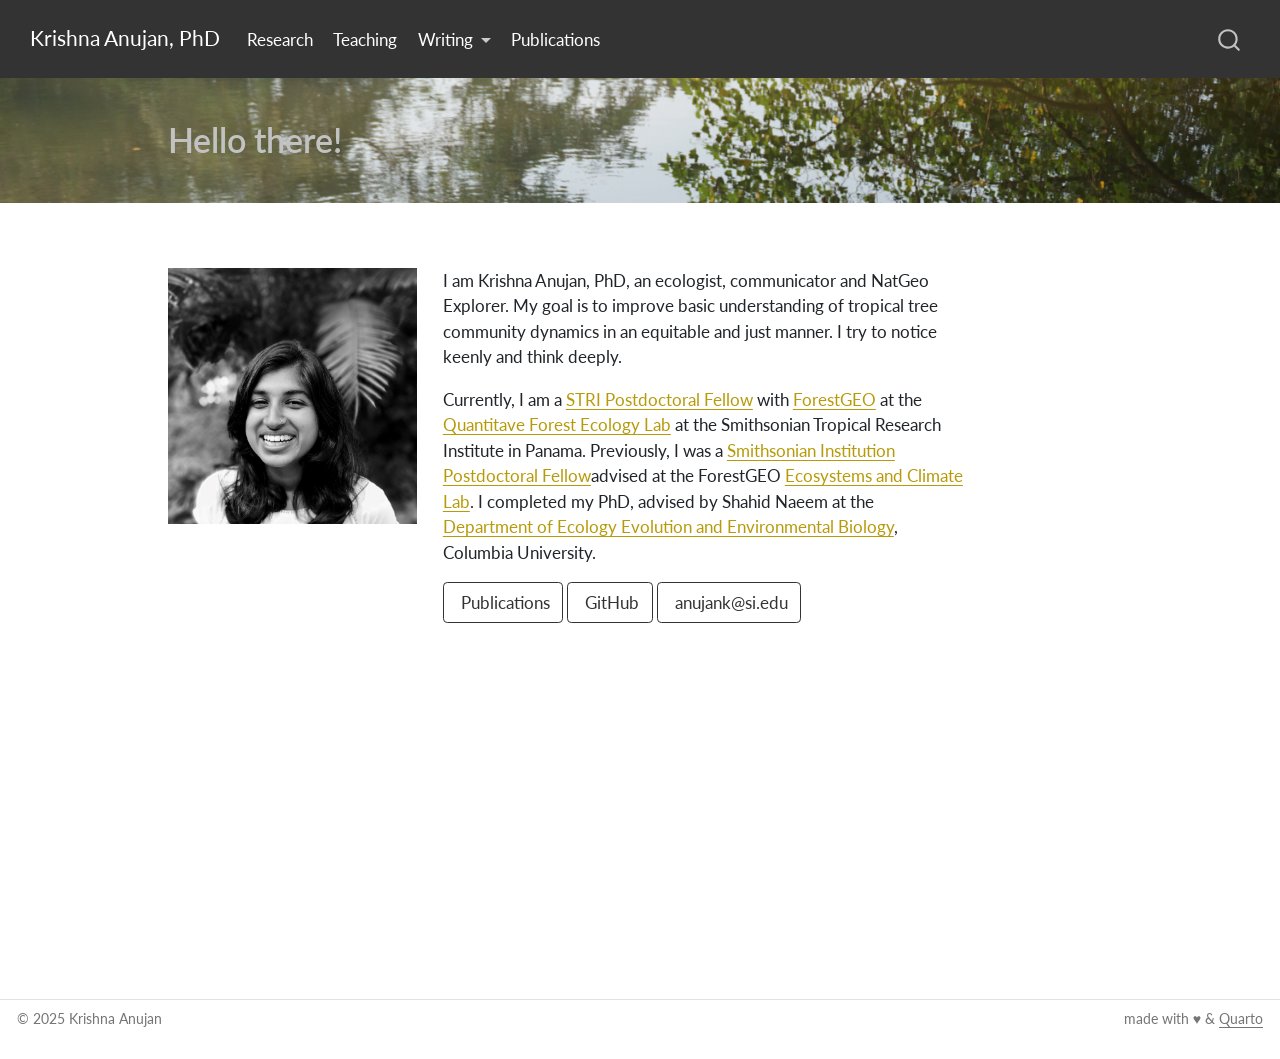
<file: docs/index.html>
<!DOCTYPE html>
<html xmlns="http://www.w3.org/1999/xhtml" lang="en" xml:lang="en"><head>

<meta charset="utf-8">
<meta name="generator" content="quarto-1.6.40">

<meta name="viewport" content="width=device-width, initial-scale=1.0, user-scalable=yes">

<meta name="description" content="Hi, I am Krishna Anujan, a postdoctoral research fellow at the Smithsonian Institution">

<title>Krishna Anujan – Krishna Anujan, PhD</title>
<style>
code{white-space: pre-wrap;}
span.smallcaps{font-variant: small-caps;}
div.columns{display: flex; gap: min(4vw, 1.5em);}
div.column{flex: auto; overflow-x: auto;}
div.hanging-indent{margin-left: 1.5em; text-indent: -1.5em;}
ul.task-list{list-style: none;}
ul.task-list li input[type="checkbox"] {
  width: 0.8em;
  margin: 0 0.8em 0.2em -1em; /* quarto-specific, see https://github.com/quarto-dev/quarto-cli/issues/4556 */ 
  vertical-align: middle;
}
</style>


<script src="site_libs/quarto-nav/quarto-nav.js"></script>
<script src="site_libs/clipboard/clipboard.min.js"></script>
<script src="site_libs/quarto-search/autocomplete.umd.js"></script>
<script src="site_libs/quarto-search/fuse.min.js"></script>
<script src="site_libs/quarto-search/quarto-search.js"></script>
<meta name="quarto:offset" content="./">
<script src="site_libs/quarto-html/quarto.js"></script>
<script src="site_libs/quarto-html/popper.min.js"></script>
<script src="site_libs/quarto-html/tippy.umd.min.js"></script>
<script src="site_libs/quarto-html/anchor.min.js"></script>
<link href="site_libs/quarto-html/tippy.css" rel="stylesheet">
<link href="site_libs/quarto-html/quarto-syntax-highlighting-549806ee2085284f45b00abea8c6df48.css" rel="stylesheet" id="quarto-text-highlighting-styles">
<script src="site_libs/bootstrap/bootstrap.min.js"></script>
<link href="site_libs/bootstrap/bootstrap-icons.css" rel="stylesheet">
<link href="site_libs/bootstrap/bootstrap-e8a2b9d42ad9f5bc5cf242f062591f68.min.css" rel="stylesheet" append-hash="true" id="quarto-bootstrap" data-mode="light">
<script src="site_libs/quarto-contrib/iconify-2.1.0/iconify-icon.min.js"></script>
<script id="quarto-search-options" type="application/json">{
  "location": "navbar",
  "copy-button": false,
  "collapse-after": 3,
  "panel-placement": "end",
  "type": "overlay",
  "limit": 50,
  "keyboard-shortcut": [
    "f",
    "/",
    "s"
  ],
  "show-item-context": false,
  "language": {
    "search-no-results-text": "No results",
    "search-matching-documents-text": "matching documents",
    "search-copy-link-title": "Copy link to search",
    "search-hide-matches-text": "Hide additional matches",
    "search-more-match-text": "more match in this document",
    "search-more-matches-text": "more matches in this document",
    "search-clear-button-title": "Clear",
    "search-text-placeholder": "",
    "search-detached-cancel-button-title": "Cancel",
    "search-submit-button-title": "Submit",
    "search-label": "Search"
  }
}</script>
<script async="" src="https://www.googletagmanager.com/gtag/js?id=G-GZK4DVYK6T"></script>

<script type="text/javascript">

window.dataLayer = window.dataLayer || [];
function gtag(){dataLayer.push(arguments);}
gtag('js', new Date());
gtag('config', 'G-GZK4DVYK6T', { 'anonymize_ip': true});
</script>
<style>

      .quarto-title-block .quarto-title-banner {
        background-image: url(files/profiles/reflection.jpg);
background-size: cover;
      }
</style>


<link rel="stylesheet" href="styles.css">
</head>

<body class="nav-fixed">

<div id="quarto-search-results"></div>
  <header id="quarto-header" class="headroom fixed-top quarto-banner">
    <nav class="navbar navbar-expand-lg " data-bs-theme="dark">
      <div class="navbar-container container-fluid">
      <div class="navbar-brand-container mx-auto">
    <a class="navbar-brand" href="./index.html">
    <span class="navbar-title">Krishna Anujan, PhD</span>
    </a>
  </div>
            <div id="quarto-search" class="" title="Search"></div>
          <button class="navbar-toggler" type="button" data-bs-toggle="collapse" data-bs-target="#navbarCollapse" aria-controls="navbarCollapse" role="menu" aria-expanded="false" aria-label="Toggle navigation" onclick="if (window.quartoToggleHeadroom) { window.quartoToggleHeadroom(); }">
  <span class="navbar-toggler-icon"></span>
</button>
          <div class="collapse navbar-collapse" id="navbarCollapse">
            <ul class="navbar-nav navbar-nav-scroll me-auto">
  <li class="nav-item">
    <a class="nav-link" href="./research.html"> 
<span class="menu-text">Research</span></a>
  </li>  
  <li class="nav-item">
    <a class="nav-link" href="./teaching.html"> 
<span class="menu-text">Teaching</span></a>
  </li>  
  <li class="nav-item dropdown ">
    <a class="nav-link dropdown-toggle" href="#" id="nav-menu-writing" role="link" data-bs-toggle="dropdown" aria-expanded="false">
 <span class="menu-text">Writing</span>
    </a>
    <ul class="dropdown-menu" aria-labelledby="nav-menu-writing">    
        <li>
    <a class="dropdown-item" href="./writing.html">
 <span class="dropdown-text">English</span></a>
  </li>  
        <li>
    <a class="dropdown-item" href="./writing_mal.html">
 <span class="dropdown-text">Malayalam</span></a>
  </li>  
    </ul>
  </li>
  <li class="nav-item">
    <a class="nav-link" href="./publications.html"> 
<span class="menu-text">Publications</span></a>
  </li>  
</ul>
            <ul class="navbar-nav navbar-nav-scroll ms-auto">
  <li class="nav-item">
    <a class="nav-link" href="mailto:anujank@si.edu"> 
<span class="menu-text"><iconify-icon role="img" inline="" icon="bi:envelope" style="font-size: 1.1em;" aria-label="Icon envelope from bi Iconify.design set." title="E-mail"></iconify-icon></span></a>
  </li>  
  <li class="nav-item">
    <a class="nav-link" href="https://github.com/krishnaanujan" rel="me"> 
<span class="menu-text"><iconify-icon role="img" inline="" icon="bi:github" style="font-size: 1.1em;" aria-label="Icon github from bi Iconify.design set." title="GitHub"></iconify-icon></span></a>
  </li>  
</ul>
          </div> <!-- /navcollapse -->
            <div class="quarto-navbar-tools">
</div>
      </div> <!-- /container-fluid -->
    </nav>
</header>
<!-- content -->
<header id="title-block-header" class="quarto-title-block default home page-columns page-full">
  <div class="quarto-title-banner page-columns page-full">
    <div class="quarto-title column-body">
      <h1 class="title">Hello there!</h1>
                      </div>
  </div>
    
  
  <div class="quarto-title-meta">

      
    
      
    </div>
    
  
  </header><div id="quarto-content" class="quarto-container page-columns page-rows-contents page-layout-article page-navbar">
<!-- sidebar -->
<!-- margin-sidebar -->
    <div id="quarto-margin-sidebar" class="sidebar margin-sidebar zindex-bottom">
        
    </div>
<!-- main -->
<main class="content quarto-banner-title-block" id="quarto-document-content">





<div class="grid">
<div class="g-col-12 g-col-sm-4">
<p><a href=".\about"><img src=".\files/profiles/profile_bw.jpg" class="img-fluid"></a></p>
<!--  [About me](/about) -->
<!--  [Publications](/publications) -->
</div>
<div class="g-col-12 g-col-sm-8">
<p>I am Krishna Anujan, PhD, an ecologist, communicator and NatGeo Explorer. My goal is to improve basic understanding of tropical tree community dynamics in an equitable and just manner. I try to notice keenly and think deeply. <!-- I have been working consistently to bridge gaps between science and society, both through academic research on forest dynamics, mentorship and by working to strengthen human-nature connections through creative communication. --></p>
<p>Currently, I am a <a href="https://www.stri.org/programs/stri-postdoctoral-fellowship">STRI Postdoctoral Fellow</a> with <a href="https://forestgeo.si.edu/">ForestGEO</a> at the <a href="https://hmullerlandau.com/about-2/">Quantitave Forest Ecology Lab</a> at the Smithsonian Tropical Research Institute in Panama. Previously, I was a <a href="https://fellowships.si.edu/opportunity/smithsonian-institution-fellowship-program-sifp">Smithsonian Institution Postdoctoral Fellow</a>advised at the ForestGEO <a href="https://sites.google.com/site/forestecoclimlab/home">Ecosystems and Climate Lab</a>. I completed my PhD, advised by Shahid Naeem at the <a href="https://e3b.columbia.edu/">Department of Ecology Evolution and Environmental Biology</a>, Columbia University.</p>
<p><a href="https://scholar.google.com/citations?user=6kEpMSEAAAAJ&amp;hl=en" class="btn btn-outline-primary"><iconify-icon role="img" inline="" icon="academicons:google-scholar-square" style="font-size: 1.1em;" aria-label="Icon google-scholar-square from academicons Iconify.design set." title="Publications"></iconify-icon> Publications</a> <a href="https://github.com/krishnaanujan" class="btn btn-outline-primary"><iconify-icon role="img" inline="" icon="bi:github" style="font-size: 1.1em;" aria-label="Icon github from bi Iconify.design set." title="GitHub"></iconify-icon> GitHub</a> <a href="mailto:anujank@si.edu" class="btn btn-outline-primary"><iconify-icon role="img" inline="" icon="bi:envelope" style="font-size: 1.1em;" aria-label="Icon envelope from bi Iconify.design set." title="E-mail"></iconify-icon> anujank@si.edu</a></p>
</div>
</div>



</main> <!-- /main -->
<script id="quarto-html-after-body" type="application/javascript">
window.document.addEventListener("DOMContentLoaded", function (event) {
  const toggleBodyColorMode = (bsSheetEl) => {
    const mode = bsSheetEl.getAttribute("data-mode");
    const bodyEl = window.document.querySelector("body");
    if (mode === "dark") {
      bodyEl.classList.add("quarto-dark");
      bodyEl.classList.remove("quarto-light");
    } else {
      bodyEl.classList.add("quarto-light");
      bodyEl.classList.remove("quarto-dark");
    }
  }
  const toggleBodyColorPrimary = () => {
    const bsSheetEl = window.document.querySelector("link#quarto-bootstrap");
    if (bsSheetEl) {
      toggleBodyColorMode(bsSheetEl);
    }
  }
  toggleBodyColorPrimary();  
  const icon = "";
  const anchorJS = new window.AnchorJS();
  anchorJS.options = {
    placement: 'right',
    icon: icon
  };
  anchorJS.add('.anchored');
  const isCodeAnnotation = (el) => {
    for (const clz of el.classList) {
      if (clz.startsWith('code-annotation-')) {                     
        return true;
      }
    }
    return false;
  }
  const onCopySuccess = function(e) {
    // button target
    const button = e.trigger;
    // don't keep focus
    button.blur();
    // flash "checked"
    button.classList.add('code-copy-button-checked');
    var currentTitle = button.getAttribute("title");
    button.setAttribute("title", "Copied!");
    let tooltip;
    if (window.bootstrap) {
      button.setAttribute("data-bs-toggle", "tooltip");
      button.setAttribute("data-bs-placement", "left");
      button.setAttribute("data-bs-title", "Copied!");
      tooltip = new bootstrap.Tooltip(button, 
        { trigger: "manual", 
          customClass: "code-copy-button-tooltip",
          offset: [0, -8]});
      tooltip.show();    
    }
    setTimeout(function() {
      if (tooltip) {
        tooltip.hide();
        button.removeAttribute("data-bs-title");
        button.removeAttribute("data-bs-toggle");
        button.removeAttribute("data-bs-placement");
      }
      button.setAttribute("title", currentTitle);
      button.classList.remove('code-copy-button-checked');
    }, 1000);
    // clear code selection
    e.clearSelection();
  }
  const getTextToCopy = function(trigger) {
      const codeEl = trigger.previousElementSibling.cloneNode(true);
      for (const childEl of codeEl.children) {
        if (isCodeAnnotation(childEl)) {
          childEl.remove();
        }
      }
      return codeEl.innerText;
  }
  const clipboard = new window.ClipboardJS('.code-copy-button:not([data-in-quarto-modal])', {
    text: getTextToCopy
  });
  clipboard.on('success', onCopySuccess);
  if (window.document.getElementById('quarto-embedded-source-code-modal')) {
    const clipboardModal = new window.ClipboardJS('.code-copy-button[data-in-quarto-modal]', {
      text: getTextToCopy,
      container: window.document.getElementById('quarto-embedded-source-code-modal')
    });
    clipboardModal.on('success', onCopySuccess);
  }
    var localhostRegex = new RegExp(/^(?:http|https):\/\/localhost\:?[0-9]*\//);
    var mailtoRegex = new RegExp(/^mailto:/);
      var filterRegex = new RegExp('/' + window.location.host + '/');
    var isInternal = (href) => {
        return filterRegex.test(href) || localhostRegex.test(href) || mailtoRegex.test(href);
    }
    // Inspect non-navigation links and adorn them if external
 	var links = window.document.querySelectorAll('a[href]:not(.nav-link):not(.navbar-brand):not(.toc-action):not(.sidebar-link):not(.sidebar-item-toggle):not(.pagination-link):not(.no-external):not([aria-hidden]):not(.dropdown-item):not(.quarto-navigation-tool):not(.about-link)');
    for (var i=0; i<links.length; i++) {
      const link = links[i];
      if (!isInternal(link.href)) {
        // undo the damage that might have been done by quarto-nav.js in the case of
        // links that we want to consider external
        if (link.dataset.originalHref !== undefined) {
          link.href = link.dataset.originalHref;
        }
      }
    }
  function tippyHover(el, contentFn, onTriggerFn, onUntriggerFn) {
    const config = {
      allowHTML: true,
      maxWidth: 500,
      delay: 100,
      arrow: false,
      appendTo: function(el) {
          return el.parentElement;
      },
      interactive: true,
      interactiveBorder: 10,
      theme: 'quarto',
      placement: 'bottom-start',
    };
    if (contentFn) {
      config.content = contentFn;
    }
    if (onTriggerFn) {
      config.onTrigger = onTriggerFn;
    }
    if (onUntriggerFn) {
      config.onUntrigger = onUntriggerFn;
    }
    window.tippy(el, config); 
  }
  const noterefs = window.document.querySelectorAll('a[role="doc-noteref"]');
  for (var i=0; i<noterefs.length; i++) {
    const ref = noterefs[i];
    tippyHover(ref, function() {
      // use id or data attribute instead here
      let href = ref.getAttribute('data-footnote-href') || ref.getAttribute('href');
      try { href = new URL(href).hash; } catch {}
      const id = href.replace(/^#\/?/, "");
      const note = window.document.getElementById(id);
      if (note) {
        return note.innerHTML;
      } else {
        return "";
      }
    });
  }
  const xrefs = window.document.querySelectorAll('a.quarto-xref');
  const processXRef = (id, note) => {
    // Strip column container classes
    const stripColumnClz = (el) => {
      el.classList.remove("page-full", "page-columns");
      if (el.children) {
        for (const child of el.children) {
          stripColumnClz(child);
        }
      }
    }
    stripColumnClz(note)
    if (id === null || id.startsWith('sec-')) {
      // Special case sections, only their first couple elements
      const container = document.createElement("div");
      if (note.children && note.children.length > 2) {
        container.appendChild(note.children[0].cloneNode(true));
        for (let i = 1; i < note.children.length; i++) {
          const child = note.children[i];
          if (child.tagName === "P" && child.innerText === "") {
            continue;
          } else {
            container.appendChild(child.cloneNode(true));
            break;
          }
        }
        if (window.Quarto?.typesetMath) {
          window.Quarto.typesetMath(container);
        }
        return container.innerHTML
      } else {
        if (window.Quarto?.typesetMath) {
          window.Quarto.typesetMath(note);
        }
        return note.innerHTML;
      }
    } else {
      // Remove any anchor links if they are present
      const anchorLink = note.querySelector('a.anchorjs-link');
      if (anchorLink) {
        anchorLink.remove();
      }
      if (window.Quarto?.typesetMath) {
        window.Quarto.typesetMath(note);
      }
      if (note.classList.contains("callout")) {
        return note.outerHTML;
      } else {
        return note.innerHTML;
      }
    }
  }
  for (var i=0; i<xrefs.length; i++) {
    const xref = xrefs[i];
    tippyHover(xref, undefined, function(instance) {
      instance.disable();
      let url = xref.getAttribute('href');
      let hash = undefined; 
      if (url.startsWith('#')) {
        hash = url;
      } else {
        try { hash = new URL(url).hash; } catch {}
      }
      if (hash) {
        const id = hash.replace(/^#\/?/, "");
        const note = window.document.getElementById(id);
        if (note !== null) {
          try {
            const html = processXRef(id, note.cloneNode(true));
            instance.setContent(html);
          } finally {
            instance.enable();
            instance.show();
          }
        } else {
          // See if we can fetch this
          fetch(url.split('#')[0])
          .then(res => res.text())
          .then(html => {
            const parser = new DOMParser();
            const htmlDoc = parser.parseFromString(html, "text/html");
            const note = htmlDoc.getElementById(id);
            if (note !== null) {
              const html = processXRef(id, note);
              instance.setContent(html);
            } 
          }).finally(() => {
            instance.enable();
            instance.show();
          });
        }
      } else {
        // See if we can fetch a full url (with no hash to target)
        // This is a special case and we should probably do some content thinning / targeting
        fetch(url)
        .then(res => res.text())
        .then(html => {
          const parser = new DOMParser();
          const htmlDoc = parser.parseFromString(html, "text/html");
          const note = htmlDoc.querySelector('main.content');
          if (note !== null) {
            // This should only happen for chapter cross references
            // (since there is no id in the URL)
            // remove the first header
            if (note.children.length > 0 && note.children[0].tagName === "HEADER") {
              note.children[0].remove();
            }
            const html = processXRef(null, note);
            instance.setContent(html);
          } 
        }).finally(() => {
          instance.enable();
          instance.show();
        });
      }
    }, function(instance) {
    });
  }
      let selectedAnnoteEl;
      const selectorForAnnotation = ( cell, annotation) => {
        let cellAttr = 'data-code-cell="' + cell + '"';
        let lineAttr = 'data-code-annotation="' +  annotation + '"';
        const selector = 'span[' + cellAttr + '][' + lineAttr + ']';
        return selector;
      }
      const selectCodeLines = (annoteEl) => {
        const doc = window.document;
        const targetCell = annoteEl.getAttribute("data-target-cell");
        const targetAnnotation = annoteEl.getAttribute("data-target-annotation");
        const annoteSpan = window.document.querySelector(selectorForAnnotation(targetCell, targetAnnotation));
        const lines = annoteSpan.getAttribute("data-code-lines").split(",");
        const lineIds = lines.map((line) => {
          return targetCell + "-" + line;
        })
        let top = null;
        let height = null;
        let parent = null;
        if (lineIds.length > 0) {
            //compute the position of the single el (top and bottom and make a div)
            const el = window.document.getElementById(lineIds[0]);
            top = el.offsetTop;
            height = el.offsetHeight;
            parent = el.parentElement.parentElement;
          if (lineIds.length > 1) {
            const lastEl = window.document.getElementById(lineIds[lineIds.length - 1]);
            const bottom = lastEl.offsetTop + lastEl.offsetHeight;
            height = bottom - top;
          }
          if (top !== null && height !== null && parent !== null) {
            // cook up a div (if necessary) and position it 
            let div = window.document.getElementById("code-annotation-line-highlight");
            if (div === null) {
              div = window.document.createElement("div");
              div.setAttribute("id", "code-annotation-line-highlight");
              div.style.position = 'absolute';
              parent.appendChild(div);
            }
            div.style.top = top - 2 + "px";
            div.style.height = height + 4 + "px";
            div.style.left = 0;
            let gutterDiv = window.document.getElementById("code-annotation-line-highlight-gutter");
            if (gutterDiv === null) {
              gutterDiv = window.document.createElement("div");
              gutterDiv.setAttribute("id", "code-annotation-line-highlight-gutter");
              gutterDiv.style.position = 'absolute';
              const codeCell = window.document.getElementById(targetCell);
              const gutter = codeCell.querySelector('.code-annotation-gutter');
              gutter.appendChild(gutterDiv);
            }
            gutterDiv.style.top = top - 2 + "px";
            gutterDiv.style.height = height + 4 + "px";
          }
          selectedAnnoteEl = annoteEl;
        }
      };
      const unselectCodeLines = () => {
        const elementsIds = ["code-annotation-line-highlight", "code-annotation-line-highlight-gutter"];
        elementsIds.forEach((elId) => {
          const div = window.document.getElementById(elId);
          if (div) {
            div.remove();
          }
        });
        selectedAnnoteEl = undefined;
      };
        // Handle positioning of the toggle
    window.addEventListener(
      "resize",
      throttle(() => {
        elRect = undefined;
        if (selectedAnnoteEl) {
          selectCodeLines(selectedAnnoteEl);
        }
      }, 10)
    );
    function throttle(fn, ms) {
    let throttle = false;
    let timer;
      return (...args) => {
        if(!throttle) { // first call gets through
            fn.apply(this, args);
            throttle = true;
        } else { // all the others get throttled
            if(timer) clearTimeout(timer); // cancel #2
            timer = setTimeout(() => {
              fn.apply(this, args);
              timer = throttle = false;
            }, ms);
        }
      };
    }
      // Attach click handler to the DT
      const annoteDls = window.document.querySelectorAll('dt[data-target-cell]');
      for (const annoteDlNode of annoteDls) {
        annoteDlNode.addEventListener('click', (event) => {
          const clickedEl = event.target;
          if (clickedEl !== selectedAnnoteEl) {
            unselectCodeLines();
            const activeEl = window.document.querySelector('dt[data-target-cell].code-annotation-active');
            if (activeEl) {
              activeEl.classList.remove('code-annotation-active');
            }
            selectCodeLines(clickedEl);
            clickedEl.classList.add('code-annotation-active');
          } else {
            // Unselect the line
            unselectCodeLines();
            clickedEl.classList.remove('code-annotation-active');
          }
        });
      }
  const findCites = (el) => {
    const parentEl = el.parentElement;
    if (parentEl) {
      const cites = parentEl.dataset.cites;
      if (cites) {
        return {
          el,
          cites: cites.split(' ')
        };
      } else {
        return findCites(el.parentElement)
      }
    } else {
      return undefined;
    }
  };
  var bibliorefs = window.document.querySelectorAll('a[role="doc-biblioref"]');
  for (var i=0; i<bibliorefs.length; i++) {
    const ref = bibliorefs[i];
    const citeInfo = findCites(ref);
    if (citeInfo) {
      tippyHover(citeInfo.el, function() {
        var popup = window.document.createElement('div');
        citeInfo.cites.forEach(function(cite) {
          var citeDiv = window.document.createElement('div');
          citeDiv.classList.add('hanging-indent');
          citeDiv.classList.add('csl-entry');
          var biblioDiv = window.document.getElementById('ref-' + cite);
          if (biblioDiv) {
            citeDiv.innerHTML = biblioDiv.innerHTML;
          }
          popup.appendChild(citeDiv);
        });
        return popup.innerHTML;
      });
    }
  }
});
</script>
</div> <!-- /content -->
<footer class="footer">
  <div class="nav-footer">
    <div class="nav-footer-left">
<p>© 2025 Krishna Anujan</p>
</div>   
    <div class="nav-footer-center">
      &nbsp;
    </div>
    <div class="nav-footer-right">
<p>made with ︎♥️ &amp; <a href="https://quarto.org">Quarto</a></p>
</div>
  </div>
</footer>




</body></html>
</file>
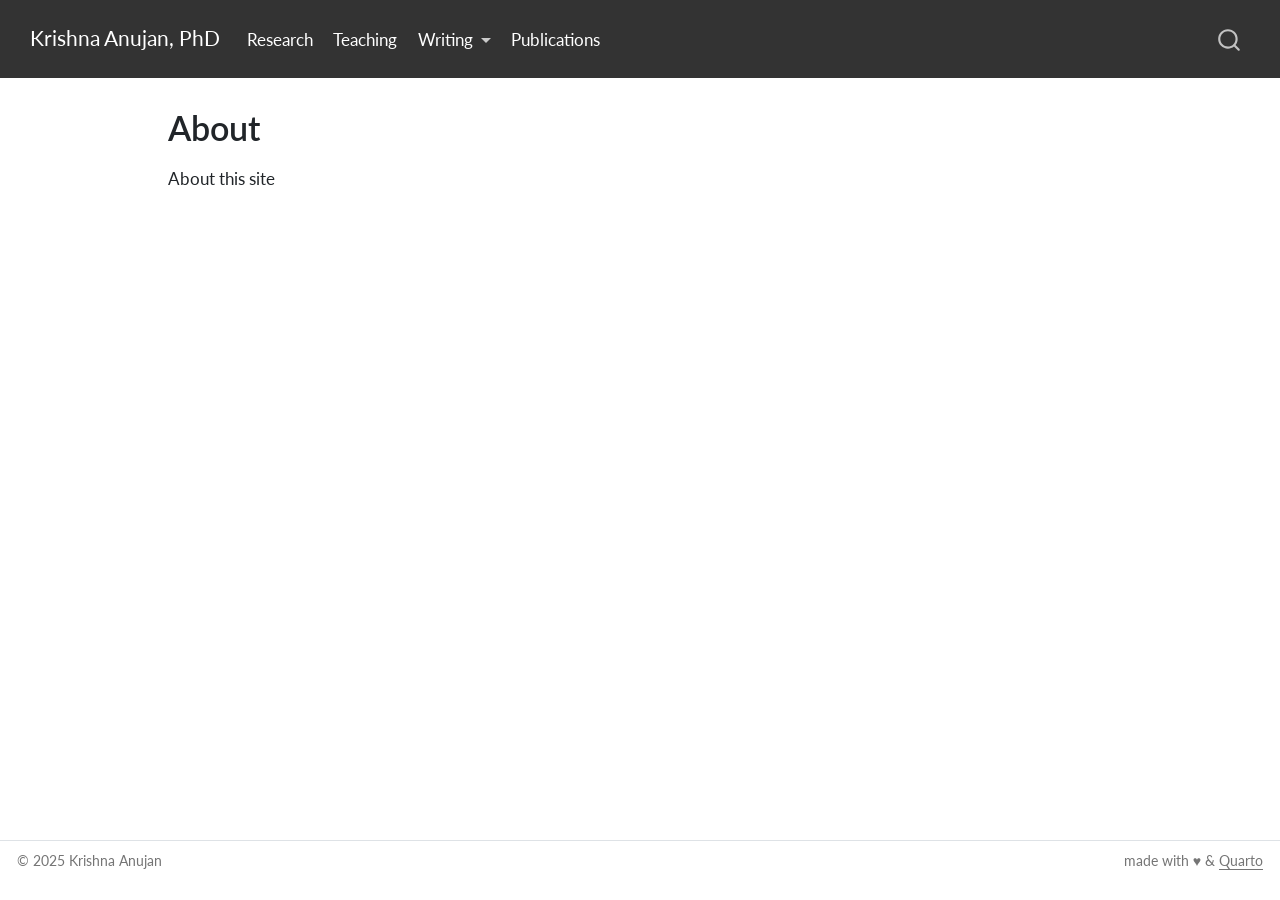
<file: docs/about.html>
<!DOCTYPE html>
<html xmlns="http://www.w3.org/1999/xhtml" lang="en" xml:lang="en"><head>

<meta charset="utf-8">
<meta name="generator" content="quarto-1.6.40">

<meta name="viewport" content="width=device-width, initial-scale=1.0, user-scalable=yes">


<title>About – Krishna Anujan, PhD</title>
<style>
code{white-space: pre-wrap;}
span.smallcaps{font-variant: small-caps;}
div.columns{display: flex; gap: min(4vw, 1.5em);}
div.column{flex: auto; overflow-x: auto;}
div.hanging-indent{margin-left: 1.5em; text-indent: -1.5em;}
ul.task-list{list-style: none;}
ul.task-list li input[type="checkbox"] {
  width: 0.8em;
  margin: 0 0.8em 0.2em -1em; /* quarto-specific, see https://github.com/quarto-dev/quarto-cli/issues/4556 */ 
  vertical-align: middle;
}
</style>


<script src="site_libs/quarto-nav/quarto-nav.js"></script>
<script src="site_libs/clipboard/clipboard.min.js"></script>
<script src="site_libs/quarto-search/autocomplete.umd.js"></script>
<script src="site_libs/quarto-search/fuse.min.js"></script>
<script src="site_libs/quarto-search/quarto-search.js"></script>
<meta name="quarto:offset" content="./">
<script src="site_libs/quarto-html/quarto.js"></script>
<script src="site_libs/quarto-html/popper.min.js"></script>
<script src="site_libs/quarto-html/tippy.umd.min.js"></script>
<script src="site_libs/quarto-html/anchor.min.js"></script>
<link href="site_libs/quarto-html/tippy.css" rel="stylesheet">
<link href="site_libs/quarto-html/quarto-syntax-highlighting-549806ee2085284f45b00abea8c6df48.css" rel="stylesheet" id="quarto-text-highlighting-styles">
<script src="site_libs/bootstrap/bootstrap.min.js"></script>
<link href="site_libs/bootstrap/bootstrap-icons.css" rel="stylesheet">
<link href="site_libs/bootstrap/bootstrap-e8a2b9d42ad9f5bc5cf242f062591f68.min.css" rel="stylesheet" append-hash="true" id="quarto-bootstrap" data-mode="light">
<script src="site_libs/quarto-contrib/iconify-2.1.0/iconify-icon.min.js"></script>
<script id="quarto-search-options" type="application/json">{
  "location": "navbar",
  "copy-button": false,
  "collapse-after": 3,
  "panel-placement": "end",
  "type": "overlay",
  "limit": 50,
  "keyboard-shortcut": [
    "f",
    "/",
    "s"
  ],
  "show-item-context": false,
  "language": {
    "search-no-results-text": "No results",
    "search-matching-documents-text": "matching documents",
    "search-copy-link-title": "Copy link to search",
    "search-hide-matches-text": "Hide additional matches",
    "search-more-match-text": "more match in this document",
    "search-more-matches-text": "more matches in this document",
    "search-clear-button-title": "Clear",
    "search-text-placeholder": "",
    "search-detached-cancel-button-title": "Cancel",
    "search-submit-button-title": "Submit",
    "search-label": "Search"
  }
}</script>
<script async="" src="https://www.googletagmanager.com/gtag/js?id=G-GZK4DVYK6T"></script>

<script type="text/javascript">

window.dataLayer = window.dataLayer || [];
function gtag(){dataLayer.push(arguments);}
gtag('js', new Date());
gtag('config', 'G-GZK4DVYK6T', { 'anonymize_ip': true});
</script>


<link rel="stylesheet" href="styles.css">
</head>

<body class="nav-fixed">

<div id="quarto-search-results"></div>
  <header id="quarto-header" class="headroom fixed-top">
    <nav class="navbar navbar-expand-lg " data-bs-theme="dark">
      <div class="navbar-container container-fluid">
      <div class="navbar-brand-container mx-auto">
    <a class="navbar-brand" href="./index.html">
    <span class="navbar-title">Krishna Anujan, PhD</span>
    </a>
  </div>
            <div id="quarto-search" class="" title="Search"></div>
          <button class="navbar-toggler" type="button" data-bs-toggle="collapse" data-bs-target="#navbarCollapse" aria-controls="navbarCollapse" role="menu" aria-expanded="false" aria-label="Toggle navigation" onclick="if (window.quartoToggleHeadroom) { window.quartoToggleHeadroom(); }">
  <span class="navbar-toggler-icon"></span>
</button>
          <div class="collapse navbar-collapse" id="navbarCollapse">
            <ul class="navbar-nav navbar-nav-scroll me-auto">
  <li class="nav-item">
    <a class="nav-link" href="./research.html"> 
<span class="menu-text">Research</span></a>
  </li>  
  <li class="nav-item">
    <a class="nav-link" href="./teaching.html"> 
<span class="menu-text">Teaching</span></a>
  </li>  
  <li class="nav-item dropdown ">
    <a class="nav-link dropdown-toggle" href="#" id="nav-menu-writing" role="link" data-bs-toggle="dropdown" aria-expanded="false">
 <span class="menu-text">Writing</span>
    </a>
    <ul class="dropdown-menu" aria-labelledby="nav-menu-writing">    
        <li>
    <a class="dropdown-item" href="./writing.html">
 <span class="dropdown-text">English</span></a>
  </li>  
        <li>
    <a class="dropdown-item" href="./writing_mal.html">
 <span class="dropdown-text">Malayalam</span></a>
  </li>  
    </ul>
  </li>
  <li class="nav-item">
    <a class="nav-link" href="./publications.html"> 
<span class="menu-text">Publications</span></a>
  </li>  
</ul>
            <ul class="navbar-nav navbar-nav-scroll ms-auto">
  <li class="nav-item">
    <a class="nav-link" href="mailto:anujank@si.edu"> 
<span class="menu-text"><iconify-icon role="img" inline="" icon="bi:envelope" style="font-size: 1.1em;" aria-label="Icon envelope from bi Iconify.design set." title="E-mail"></iconify-icon></span></a>
  </li>  
  <li class="nav-item">
    <a class="nav-link" href="https://github.com/krishnaanujan" rel="me"> 
<span class="menu-text"><iconify-icon role="img" inline="" icon="bi:github" style="font-size: 1.1em;" aria-label="Icon github from bi Iconify.design set." title="GitHub"></iconify-icon></span></a>
  </li>  
</ul>
          </div> <!-- /navcollapse -->
            <div class="quarto-navbar-tools">
</div>
      </div> <!-- /container-fluid -->
    </nav>
</header>
<!-- content -->
<div id="quarto-content" class="quarto-container page-columns page-rows-contents page-layout-article page-navbar">
<!-- sidebar -->
<!-- margin-sidebar -->
    <div id="quarto-margin-sidebar" class="sidebar margin-sidebar zindex-bottom">
        
    </div>
<!-- main -->
<main class="content" id="quarto-document-content">

<header id="title-block-header" class="quarto-title-block default">
<div class="quarto-title">
<h1 class="title">About</h1>
</div>



<div class="quarto-title-meta">

    
  
    
  </div>
  


</header>


<p>About this site</p>



</main> <!-- /main -->
<script id="quarto-html-after-body" type="application/javascript">
window.document.addEventListener("DOMContentLoaded", function (event) {
  const toggleBodyColorMode = (bsSheetEl) => {
    const mode = bsSheetEl.getAttribute("data-mode");
    const bodyEl = window.document.querySelector("body");
    if (mode === "dark") {
      bodyEl.classList.add("quarto-dark");
      bodyEl.classList.remove("quarto-light");
    } else {
      bodyEl.classList.add("quarto-light");
      bodyEl.classList.remove("quarto-dark");
    }
  }
  const toggleBodyColorPrimary = () => {
    const bsSheetEl = window.document.querySelector("link#quarto-bootstrap");
    if (bsSheetEl) {
      toggleBodyColorMode(bsSheetEl);
    }
  }
  toggleBodyColorPrimary();  
  const icon = "";
  const anchorJS = new window.AnchorJS();
  anchorJS.options = {
    placement: 'right',
    icon: icon
  };
  anchorJS.add('.anchored');
  const isCodeAnnotation = (el) => {
    for (const clz of el.classList) {
      if (clz.startsWith('code-annotation-')) {                     
        return true;
      }
    }
    return false;
  }
  const onCopySuccess = function(e) {
    // button target
    const button = e.trigger;
    // don't keep focus
    button.blur();
    // flash "checked"
    button.classList.add('code-copy-button-checked');
    var currentTitle = button.getAttribute("title");
    button.setAttribute("title", "Copied!");
    let tooltip;
    if (window.bootstrap) {
      button.setAttribute("data-bs-toggle", "tooltip");
      button.setAttribute("data-bs-placement", "left");
      button.setAttribute("data-bs-title", "Copied!");
      tooltip = new bootstrap.Tooltip(button, 
        { trigger: "manual", 
          customClass: "code-copy-button-tooltip",
          offset: [0, -8]});
      tooltip.show();    
    }
    setTimeout(function() {
      if (tooltip) {
        tooltip.hide();
        button.removeAttribute("data-bs-title");
        button.removeAttribute("data-bs-toggle");
        button.removeAttribute("data-bs-placement");
      }
      button.setAttribute("title", currentTitle);
      button.classList.remove('code-copy-button-checked');
    }, 1000);
    // clear code selection
    e.clearSelection();
  }
  const getTextToCopy = function(trigger) {
      const codeEl = trigger.previousElementSibling.cloneNode(true);
      for (const childEl of codeEl.children) {
        if (isCodeAnnotation(childEl)) {
          childEl.remove();
        }
      }
      return codeEl.innerText;
  }
  const clipboard = new window.ClipboardJS('.code-copy-button:not([data-in-quarto-modal])', {
    text: getTextToCopy
  });
  clipboard.on('success', onCopySuccess);
  if (window.document.getElementById('quarto-embedded-source-code-modal')) {
    const clipboardModal = new window.ClipboardJS('.code-copy-button[data-in-quarto-modal]', {
      text: getTextToCopy,
      container: window.document.getElementById('quarto-embedded-source-code-modal')
    });
    clipboardModal.on('success', onCopySuccess);
  }
    var localhostRegex = new RegExp(/^(?:http|https):\/\/localhost\:?[0-9]*\//);
    var mailtoRegex = new RegExp(/^mailto:/);
      var filterRegex = new RegExp('/' + window.location.host + '/');
    var isInternal = (href) => {
        return filterRegex.test(href) || localhostRegex.test(href) || mailtoRegex.test(href);
    }
    // Inspect non-navigation links and adorn them if external
 	var links = window.document.querySelectorAll('a[href]:not(.nav-link):not(.navbar-brand):not(.toc-action):not(.sidebar-link):not(.sidebar-item-toggle):not(.pagination-link):not(.no-external):not([aria-hidden]):not(.dropdown-item):not(.quarto-navigation-tool):not(.about-link)');
    for (var i=0; i<links.length; i++) {
      const link = links[i];
      if (!isInternal(link.href)) {
        // undo the damage that might have been done by quarto-nav.js in the case of
        // links that we want to consider external
        if (link.dataset.originalHref !== undefined) {
          link.href = link.dataset.originalHref;
        }
      }
    }
  function tippyHover(el, contentFn, onTriggerFn, onUntriggerFn) {
    const config = {
      allowHTML: true,
      maxWidth: 500,
      delay: 100,
      arrow: false,
      appendTo: function(el) {
          return el.parentElement;
      },
      interactive: true,
      interactiveBorder: 10,
      theme: 'quarto',
      placement: 'bottom-start',
    };
    if (contentFn) {
      config.content = contentFn;
    }
    if (onTriggerFn) {
      config.onTrigger = onTriggerFn;
    }
    if (onUntriggerFn) {
      config.onUntrigger = onUntriggerFn;
    }
    window.tippy(el, config); 
  }
  const noterefs = window.document.querySelectorAll('a[role="doc-noteref"]');
  for (var i=0; i<noterefs.length; i++) {
    const ref = noterefs[i];
    tippyHover(ref, function() {
      // use id or data attribute instead here
      let href = ref.getAttribute('data-footnote-href') || ref.getAttribute('href');
      try { href = new URL(href).hash; } catch {}
      const id = href.replace(/^#\/?/, "");
      const note = window.document.getElementById(id);
      if (note) {
        return note.innerHTML;
      } else {
        return "";
      }
    });
  }
  const xrefs = window.document.querySelectorAll('a.quarto-xref');
  const processXRef = (id, note) => {
    // Strip column container classes
    const stripColumnClz = (el) => {
      el.classList.remove("page-full", "page-columns");
      if (el.children) {
        for (const child of el.children) {
          stripColumnClz(child);
        }
      }
    }
    stripColumnClz(note)
    if (id === null || id.startsWith('sec-')) {
      // Special case sections, only their first couple elements
      const container = document.createElement("div");
      if (note.children && note.children.length > 2) {
        container.appendChild(note.children[0].cloneNode(true));
        for (let i = 1; i < note.children.length; i++) {
          const child = note.children[i];
          if (child.tagName === "P" && child.innerText === "") {
            continue;
          } else {
            container.appendChild(child.cloneNode(true));
            break;
          }
        }
        if (window.Quarto?.typesetMath) {
          window.Quarto.typesetMath(container);
        }
        return container.innerHTML
      } else {
        if (window.Quarto?.typesetMath) {
          window.Quarto.typesetMath(note);
        }
        return note.innerHTML;
      }
    } else {
      // Remove any anchor links if they are present
      const anchorLink = note.querySelector('a.anchorjs-link');
      if (anchorLink) {
        anchorLink.remove();
      }
      if (window.Quarto?.typesetMath) {
        window.Quarto.typesetMath(note);
      }
      if (note.classList.contains("callout")) {
        return note.outerHTML;
      } else {
        return note.innerHTML;
      }
    }
  }
  for (var i=0; i<xrefs.length; i++) {
    const xref = xrefs[i];
    tippyHover(xref, undefined, function(instance) {
      instance.disable();
      let url = xref.getAttribute('href');
      let hash = undefined; 
      if (url.startsWith('#')) {
        hash = url;
      } else {
        try { hash = new URL(url).hash; } catch {}
      }
      if (hash) {
        const id = hash.replace(/^#\/?/, "");
        const note = window.document.getElementById(id);
        if (note !== null) {
          try {
            const html = processXRef(id, note.cloneNode(true));
            instance.setContent(html);
          } finally {
            instance.enable();
            instance.show();
          }
        } else {
          // See if we can fetch this
          fetch(url.split('#')[0])
          .then(res => res.text())
          .then(html => {
            const parser = new DOMParser();
            const htmlDoc = parser.parseFromString(html, "text/html");
            const note = htmlDoc.getElementById(id);
            if (note !== null) {
              const html = processXRef(id, note);
              instance.setContent(html);
            } 
          }).finally(() => {
            instance.enable();
            instance.show();
          });
        }
      } else {
        // See if we can fetch a full url (with no hash to target)
        // This is a special case and we should probably do some content thinning / targeting
        fetch(url)
        .then(res => res.text())
        .then(html => {
          const parser = new DOMParser();
          const htmlDoc = parser.parseFromString(html, "text/html");
          const note = htmlDoc.querySelector('main.content');
          if (note !== null) {
            // This should only happen for chapter cross references
            // (since there is no id in the URL)
            // remove the first header
            if (note.children.length > 0 && note.children[0].tagName === "HEADER") {
              note.children[0].remove();
            }
            const html = processXRef(null, note);
            instance.setContent(html);
          } 
        }).finally(() => {
          instance.enable();
          instance.show();
        });
      }
    }, function(instance) {
    });
  }
      let selectedAnnoteEl;
      const selectorForAnnotation = ( cell, annotation) => {
        let cellAttr = 'data-code-cell="' + cell + '"';
        let lineAttr = 'data-code-annotation="' +  annotation + '"';
        const selector = 'span[' + cellAttr + '][' + lineAttr + ']';
        return selector;
      }
      const selectCodeLines = (annoteEl) => {
        const doc = window.document;
        const targetCell = annoteEl.getAttribute("data-target-cell");
        const targetAnnotation = annoteEl.getAttribute("data-target-annotation");
        const annoteSpan = window.document.querySelector(selectorForAnnotation(targetCell, targetAnnotation));
        const lines = annoteSpan.getAttribute("data-code-lines").split(",");
        const lineIds = lines.map((line) => {
          return targetCell + "-" + line;
        })
        let top = null;
        let height = null;
        let parent = null;
        if (lineIds.length > 0) {
            //compute the position of the single el (top and bottom and make a div)
            const el = window.document.getElementById(lineIds[0]);
            top = el.offsetTop;
            height = el.offsetHeight;
            parent = el.parentElement.parentElement;
          if (lineIds.length > 1) {
            const lastEl = window.document.getElementById(lineIds[lineIds.length - 1]);
            const bottom = lastEl.offsetTop + lastEl.offsetHeight;
            height = bottom - top;
          }
          if (top !== null && height !== null && parent !== null) {
            // cook up a div (if necessary) and position it 
            let div = window.document.getElementById("code-annotation-line-highlight");
            if (div === null) {
              div = window.document.createElement("div");
              div.setAttribute("id", "code-annotation-line-highlight");
              div.style.position = 'absolute';
              parent.appendChild(div);
            }
            div.style.top = top - 2 + "px";
            div.style.height = height + 4 + "px";
            div.style.left = 0;
            let gutterDiv = window.document.getElementById("code-annotation-line-highlight-gutter");
            if (gutterDiv === null) {
              gutterDiv = window.document.createElement("div");
              gutterDiv.setAttribute("id", "code-annotation-line-highlight-gutter");
              gutterDiv.style.position = 'absolute';
              const codeCell = window.document.getElementById(targetCell);
              const gutter = codeCell.querySelector('.code-annotation-gutter');
              gutter.appendChild(gutterDiv);
            }
            gutterDiv.style.top = top - 2 + "px";
            gutterDiv.style.height = height + 4 + "px";
          }
          selectedAnnoteEl = annoteEl;
        }
      };
      const unselectCodeLines = () => {
        const elementsIds = ["code-annotation-line-highlight", "code-annotation-line-highlight-gutter"];
        elementsIds.forEach((elId) => {
          const div = window.document.getElementById(elId);
          if (div) {
            div.remove();
          }
        });
        selectedAnnoteEl = undefined;
      };
        // Handle positioning of the toggle
    window.addEventListener(
      "resize",
      throttle(() => {
        elRect = undefined;
        if (selectedAnnoteEl) {
          selectCodeLines(selectedAnnoteEl);
        }
      }, 10)
    );
    function throttle(fn, ms) {
    let throttle = false;
    let timer;
      return (...args) => {
        if(!throttle) { // first call gets through
            fn.apply(this, args);
            throttle = true;
        } else { // all the others get throttled
            if(timer) clearTimeout(timer); // cancel #2
            timer = setTimeout(() => {
              fn.apply(this, args);
              timer = throttle = false;
            }, ms);
        }
      };
    }
      // Attach click handler to the DT
      const annoteDls = window.document.querySelectorAll('dt[data-target-cell]');
      for (const annoteDlNode of annoteDls) {
        annoteDlNode.addEventListener('click', (event) => {
          const clickedEl = event.target;
          if (clickedEl !== selectedAnnoteEl) {
            unselectCodeLines();
            const activeEl = window.document.querySelector('dt[data-target-cell].code-annotation-active');
            if (activeEl) {
              activeEl.classList.remove('code-annotation-active');
            }
            selectCodeLines(clickedEl);
            clickedEl.classList.add('code-annotation-active');
          } else {
            // Unselect the line
            unselectCodeLines();
            clickedEl.classList.remove('code-annotation-active');
          }
        });
      }
  const findCites = (el) => {
    const parentEl = el.parentElement;
    if (parentEl) {
      const cites = parentEl.dataset.cites;
      if (cites) {
        return {
          el,
          cites: cites.split(' ')
        };
      } else {
        return findCites(el.parentElement)
      }
    } else {
      return undefined;
    }
  };
  var bibliorefs = window.document.querySelectorAll('a[role="doc-biblioref"]');
  for (var i=0; i<bibliorefs.length; i++) {
    const ref = bibliorefs[i];
    const citeInfo = findCites(ref);
    if (citeInfo) {
      tippyHover(citeInfo.el, function() {
        var popup = window.document.createElement('div');
        citeInfo.cites.forEach(function(cite) {
          var citeDiv = window.document.createElement('div');
          citeDiv.classList.add('hanging-indent');
          citeDiv.classList.add('csl-entry');
          var biblioDiv = window.document.getElementById('ref-' + cite);
          if (biblioDiv) {
            citeDiv.innerHTML = biblioDiv.innerHTML;
          }
          popup.appendChild(citeDiv);
        });
        return popup.innerHTML;
      });
    }
  }
});
</script>
</div> <!-- /content -->
<footer class="footer">
  <div class="nav-footer">
    <div class="nav-footer-left">
<p>© 2025 Krishna Anujan</p>
</div>   
    <div class="nav-footer-center">
      &nbsp;
    </div>
    <div class="nav-footer-right">
<p>made with ︎♥️ &amp; <a href="https://quarto.org">Quarto</a></p>
</div>
  </div>
</footer>




</body></html>
</file>
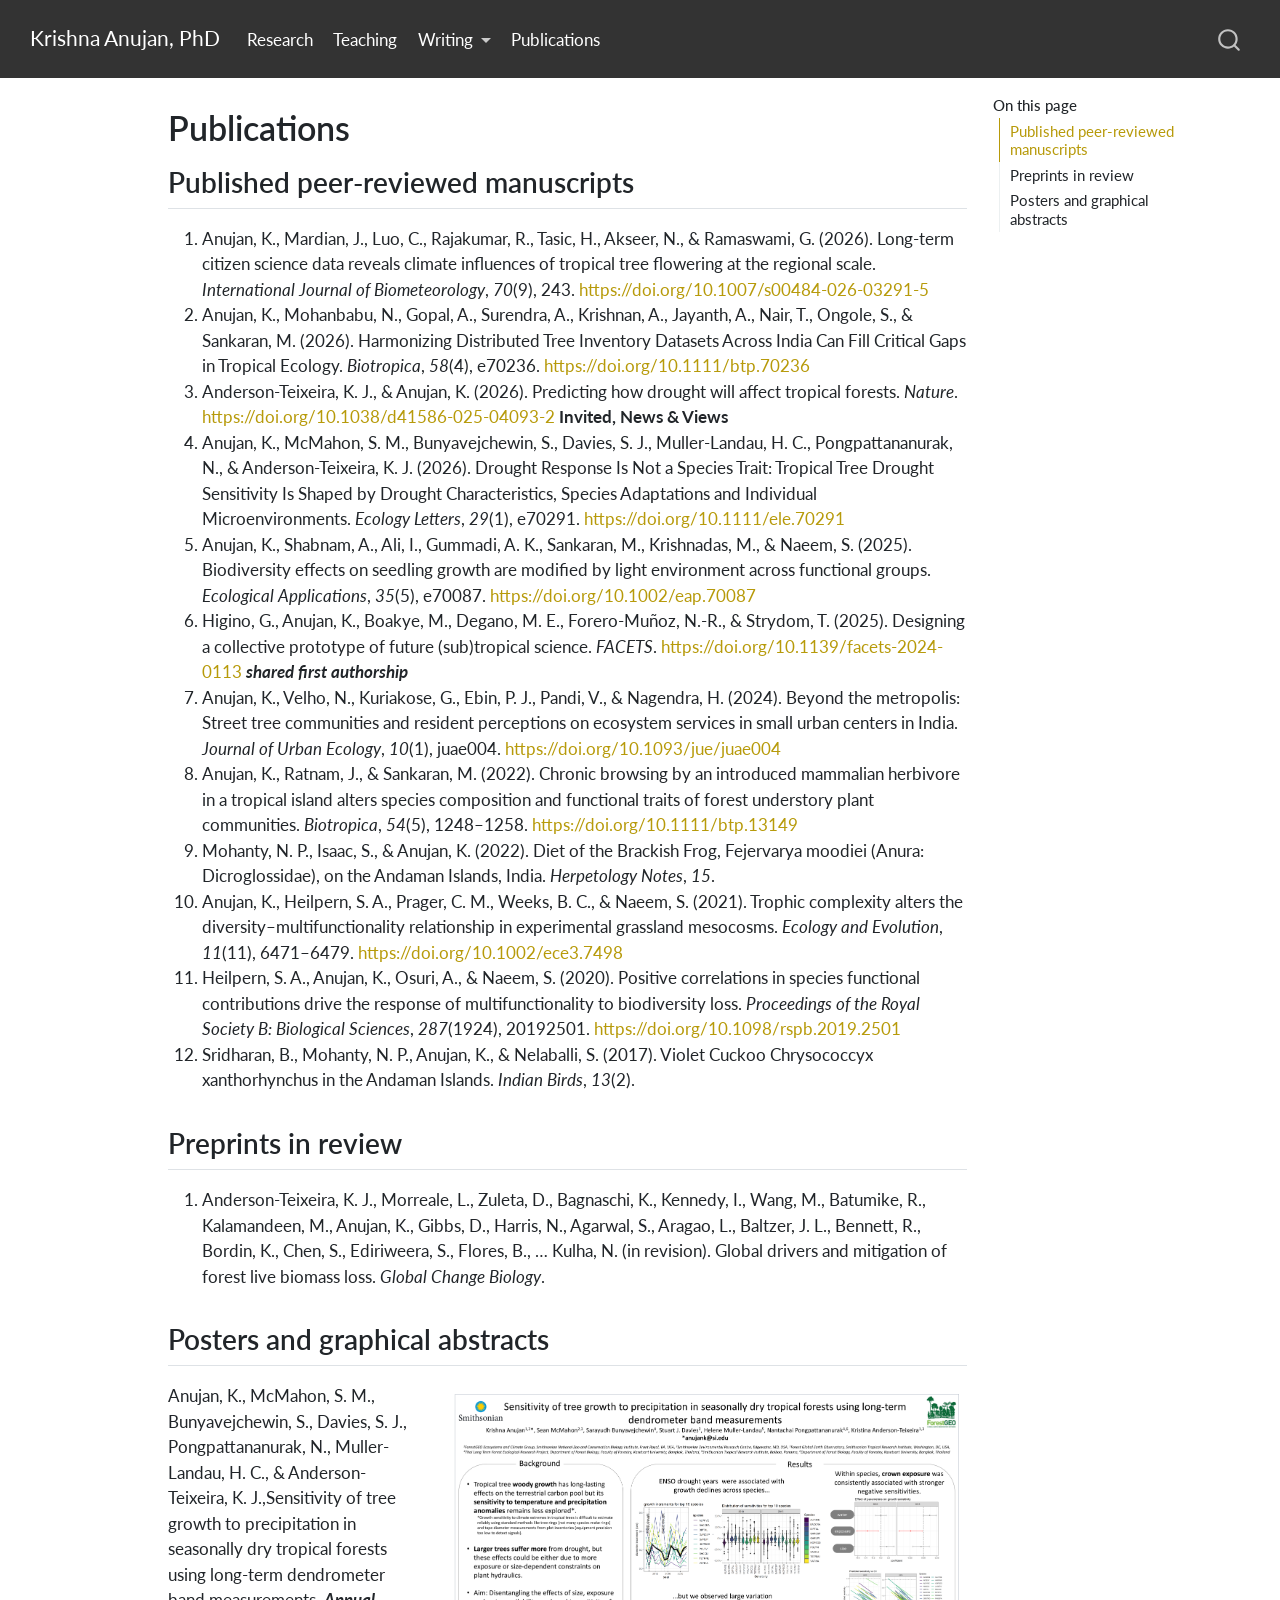
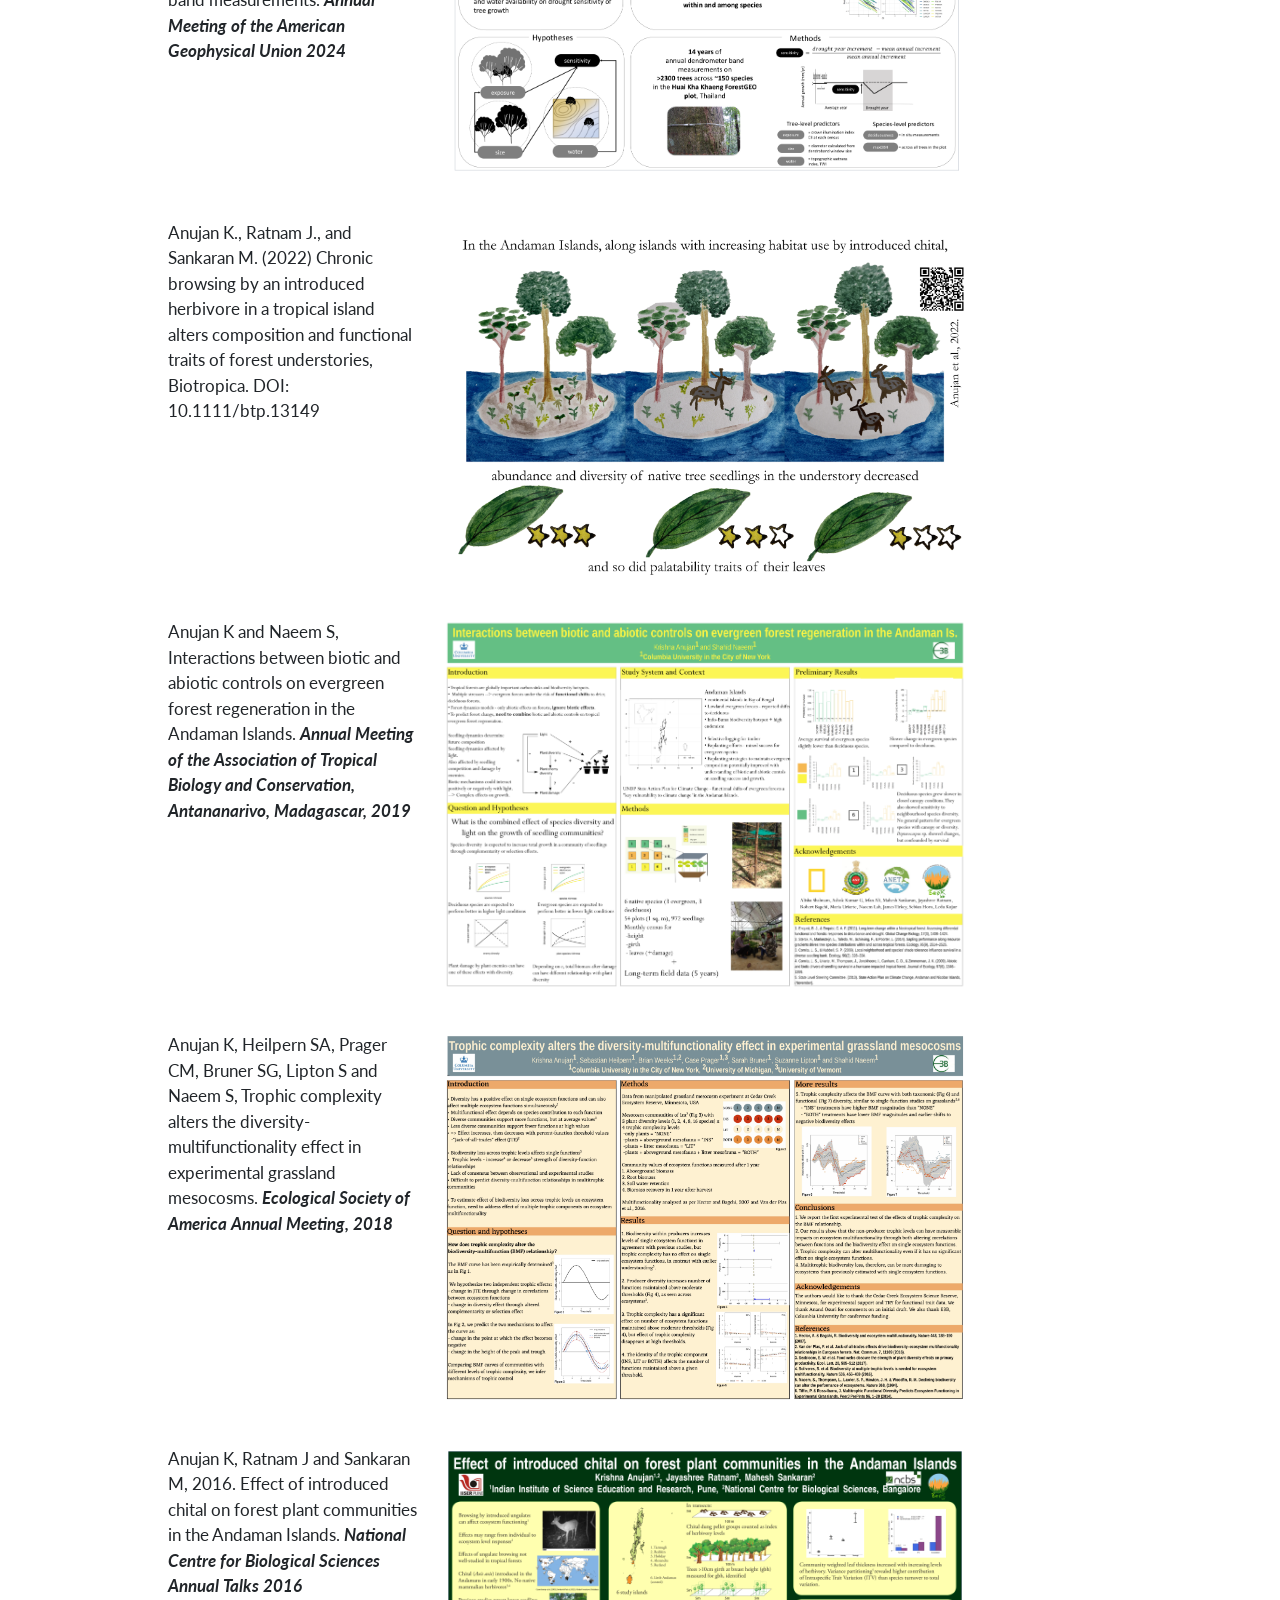
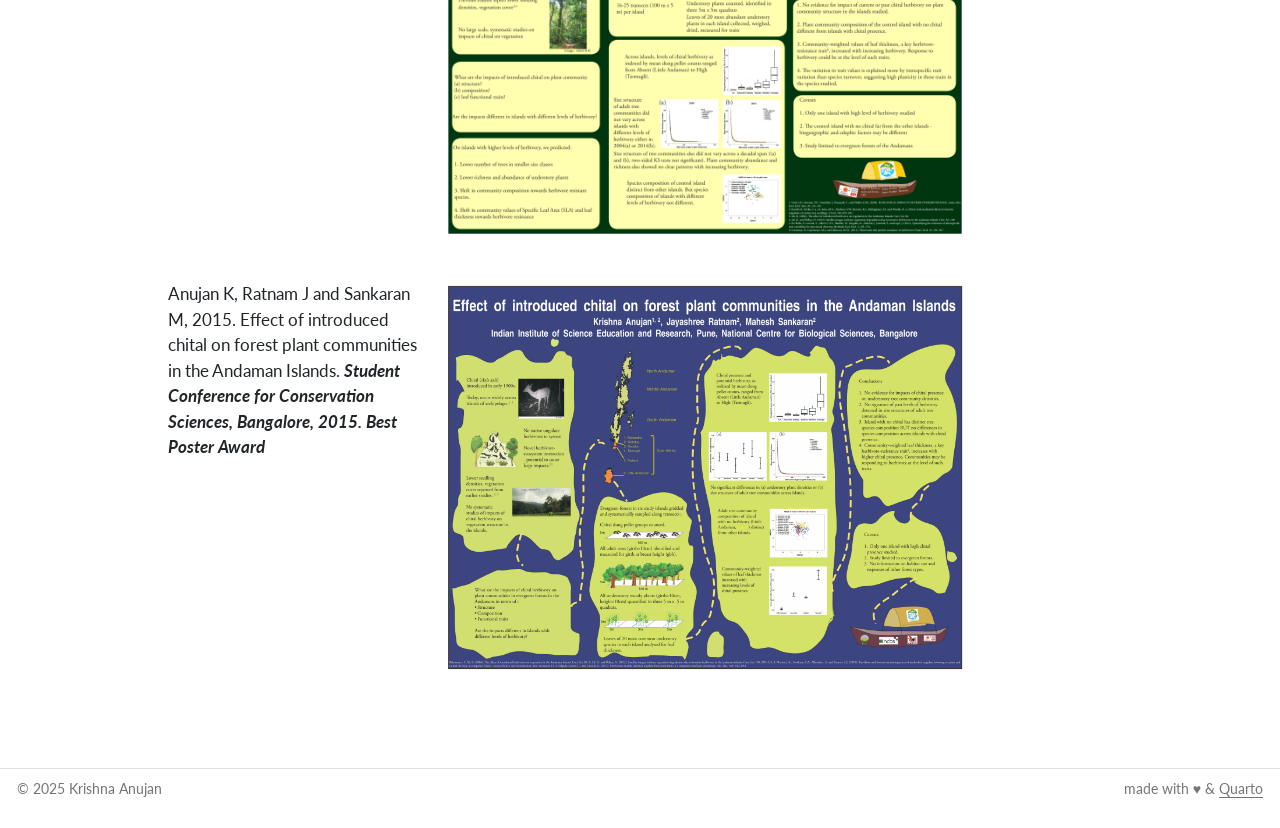
<file: docs/publications.html>
<!DOCTYPE html>
<html xmlns="http://www.w3.org/1999/xhtml" lang="en" xml:lang="en"><head>

<meta charset="utf-8">
<meta name="generator" content="quarto-1.6.40">

<meta name="viewport" content="width=device-width, initial-scale=1.0, user-scalable=yes">


<title>Krishna Anujan - Publications – Krishna Anujan, PhD</title>
<style>
code{white-space: pre-wrap;}
span.smallcaps{font-variant: small-caps;}
div.columns{display: flex; gap: min(4vw, 1.5em);}
div.column{flex: auto; overflow-x: auto;}
div.hanging-indent{margin-left: 1.5em; text-indent: -1.5em;}
ul.task-list{list-style: none;}
ul.task-list li input[type="checkbox"] {
  width: 0.8em;
  margin: 0 0.8em 0.2em -1em; /* quarto-specific, see https://github.com/quarto-dev/quarto-cli/issues/4556 */ 
  vertical-align: middle;
}
</style>


<script src="site_libs/quarto-nav/quarto-nav.js"></script>
<script src="site_libs/clipboard/clipboard.min.js"></script>
<script src="site_libs/quarto-search/autocomplete.umd.js"></script>
<script src="site_libs/quarto-search/fuse.min.js"></script>
<script src="site_libs/quarto-search/quarto-search.js"></script>
<meta name="quarto:offset" content="./">
<script src="site_libs/quarto-html/quarto.js"></script>
<script src="site_libs/quarto-html/popper.min.js"></script>
<script src="site_libs/quarto-html/tippy.umd.min.js"></script>
<script src="site_libs/quarto-html/anchor.min.js"></script>
<link href="site_libs/quarto-html/tippy.css" rel="stylesheet">
<link href="site_libs/quarto-html/quarto-syntax-highlighting-549806ee2085284f45b00abea8c6df48.css" rel="stylesheet" id="quarto-text-highlighting-styles">
<script src="site_libs/bootstrap/bootstrap.min.js"></script>
<link href="site_libs/bootstrap/bootstrap-icons.css" rel="stylesheet">
<link href="site_libs/bootstrap/bootstrap-e8a2b9d42ad9f5bc5cf242f062591f68.min.css" rel="stylesheet" append-hash="true" id="quarto-bootstrap" data-mode="light">
<script src="site_libs/quarto-contrib/iconify-2.1.0/iconify-icon.min.js"></script>
<script id="quarto-search-options" type="application/json">{
  "location": "navbar",
  "copy-button": false,
  "collapse-after": 3,
  "panel-placement": "end",
  "type": "overlay",
  "limit": 50,
  "keyboard-shortcut": [
    "f",
    "/",
    "s"
  ],
  "show-item-context": false,
  "language": {
    "search-no-results-text": "No results",
    "search-matching-documents-text": "matching documents",
    "search-copy-link-title": "Copy link to search",
    "search-hide-matches-text": "Hide additional matches",
    "search-more-match-text": "more match in this document",
    "search-more-matches-text": "more matches in this document",
    "search-clear-button-title": "Clear",
    "search-text-placeholder": "",
    "search-detached-cancel-button-title": "Cancel",
    "search-submit-button-title": "Submit",
    "search-label": "Search"
  }
}</script>
<script async="" src="https://www.googletagmanager.com/gtag/js?id=G-GZK4DVYK6T"></script>

<script type="text/javascript">

window.dataLayer = window.dataLayer || [];
function gtag(){dataLayer.push(arguments);}
gtag('js', new Date());
gtag('config', 'G-GZK4DVYK6T', { 'anonymize_ip': true});
</script>


<link rel="stylesheet" href="styles.css">
</head>

<body class="nav-fixed">

<div id="quarto-search-results"></div>
  <header id="quarto-header" class="headroom fixed-top">
    <nav class="navbar navbar-expand-lg " data-bs-theme="dark">
      <div class="navbar-container container-fluid">
      <div class="navbar-brand-container mx-auto">
    <a class="navbar-brand" href="./index.html">
    <span class="navbar-title">Krishna Anujan, PhD</span>
    </a>
  </div>
            <div id="quarto-search" class="" title="Search"></div>
          <button class="navbar-toggler" type="button" data-bs-toggle="collapse" data-bs-target="#navbarCollapse" aria-controls="navbarCollapse" role="menu" aria-expanded="false" aria-label="Toggle navigation" onclick="if (window.quartoToggleHeadroom) { window.quartoToggleHeadroom(); }">
  <span class="navbar-toggler-icon"></span>
</button>
          <div class="collapse navbar-collapse" id="navbarCollapse">
            <ul class="navbar-nav navbar-nav-scroll me-auto">
  <li class="nav-item">
    <a class="nav-link" href="./research.html"> 
<span class="menu-text">Research</span></a>
  </li>  
  <li class="nav-item">
    <a class="nav-link" href="./teaching.html"> 
<span class="menu-text">Teaching</span></a>
  </li>  
  <li class="nav-item dropdown ">
    <a class="nav-link dropdown-toggle" href="#" id="nav-menu-writing" role="link" data-bs-toggle="dropdown" aria-expanded="false">
 <span class="menu-text">Writing</span>
    </a>
    <ul class="dropdown-menu" aria-labelledby="nav-menu-writing">    
        <li>
    <a class="dropdown-item" href="./writing.html">
 <span class="dropdown-text">English</span></a>
  </li>  
        <li>
    <a class="dropdown-item" href="./writing_mal.html">
 <span class="dropdown-text">Malayalam</span></a>
  </li>  
    </ul>
  </li>
  <li class="nav-item">
    <a class="nav-link active" href="./publications.html" aria-current="page"> 
<span class="menu-text">Publications</span></a>
  </li>  
</ul>
            <ul class="navbar-nav navbar-nav-scroll ms-auto">
  <li class="nav-item">
    <a class="nav-link" href="mailto:anujank@si.edu"> 
<span class="menu-text"><iconify-icon role="img" inline="" icon="bi:envelope" style="font-size: 1.1em;" aria-label="Icon envelope from bi Iconify.design set." title="E-mail"></iconify-icon></span></a>
  </li>  
  <li class="nav-item">
    <a class="nav-link" href="https://github.com/krishnaanujan" rel="me"> 
<span class="menu-text"><iconify-icon role="img" inline="" icon="bi:github" style="font-size: 1.1em;" aria-label="Icon github from bi Iconify.design set." title="GitHub"></iconify-icon></span></a>
  </li>  
</ul>
          </div> <!-- /navcollapse -->
            <div class="quarto-navbar-tools">
</div>
      </div> <!-- /container-fluid -->
    </nav>
</header>
<!-- content -->
<div id="quarto-content" class="quarto-container page-columns page-rows-contents page-layout-article page-navbar">
<!-- sidebar -->
<!-- margin-sidebar -->
    <div id="quarto-margin-sidebar" class="sidebar margin-sidebar">
        <nav id="TOC" role="doc-toc" class="toc-active">
    <h2 id="toc-title">On this page</h2>
   
  <ul>
  <li><a href="#published-peer-reviewed-manuscripts" id="toc-published-peer-reviewed-manuscripts" class="nav-link active" data-scroll-target="#published-peer-reviewed-manuscripts">Published peer-reviewed manuscripts</a></li>
  <li><a href="#preprints-in-review" id="toc-preprints-in-review" class="nav-link" data-scroll-target="#preprints-in-review">Preprints in review</a></li>
  <li><a href="#posters-and-graphical-abstracts" id="toc-posters-and-graphical-abstracts" class="nav-link" data-scroll-target="#posters-and-graphical-abstracts">Posters and graphical abstracts</a></li>
  </ul>
</nav>
    </div>
<!-- main -->
<main class="content" id="quarto-document-content">

<header id="title-block-header" class="quarto-title-block default">
<div class="quarto-title">
<h1 class="title">Publications</h1>
</div>



<div class="quarto-title-meta">

    
  
    
  </div>
  


</header>


<section id="published-peer-reviewed-manuscripts" class="level2">
<h2 class="anchored" data-anchor-id="published-peer-reviewed-manuscripts">Published peer-reviewed manuscripts</h2>
<ol type="1">
<li><span class="citation" data-cites="anujan_longterm_2026">Anujan, K., Mardian, J., Luo, C., Rajakumar, R., Tasic, H., Akseer, N., &amp; Ramaswami, G. (2026). Long-term citizen science data reveals climate influences of tropical tree flowering at the regional scale. <em>International Journal of Biometeorology</em>, <em>70</em>(9), 243. <a href="https://doi.org/10.1007/s00484-026-03291-5">https://doi.org/10.1007/s00484-026-03291-5</a></span></li>
<li><span class="citation" data-cites="anujan_harmonizing_2026">Anujan, K., Mohanbabu, N., Gopal, A., Surendra, A., Krishnan, A., Jayanth, A., Nair, T., Ongole, S., &amp; Sankaran, M. (2026). Harmonizing <span>Distributed Tree Inventory Datasets Across India Can Fill Critical Gaps</span> in <span>Tropical Ecology</span>. <em>Biotropica</em>, <em>58</em>(4), e70236. <a href="https://doi.org/10.1111/btp.70236">https://doi.org/10.1111/btp.70236</a></span></li>
<li><span class="citation" data-cites="anderson-teixeira_predicting_2026">Anderson-Teixeira, K. J., &amp; Anujan, K. (2026). Predicting how drought will affect tropical forests. <em>Nature</em>. <a href="https://doi.org/10.1038/d41586-025-04093-2">https://doi.org/10.1038/d41586-025-04093-2</a></span> <strong>Invited, News &amp; Views</strong></li>
<li><span class="citation" data-cites="anujan_drought_2026">Anujan, K., McMahon, S. M., Bunyavejchewin, S., Davies, S. J., Muller-Landau, H. C., Pongpattananurak, N., &amp; Anderson-Teixeira, K. J. (2026). Drought <span>Response Is Not</span> a <span>Species Trait</span>: <span>Tropical Tree Drought Sensitivity Is Shaped</span> by <span>Drought Characteristics</span>, <span>Species Adaptations</span> and <span>Individual Microenvironments</span>. <em>Ecology Letters</em>, <em>29</em>(1), e70291. <a href="https://doi.org/10.1111/ele.70291">https://doi.org/10.1111/ele.70291</a></span></li>
<li><span class="citation" data-cites="anujan_biodiversity_2025">Anujan, K., Shabnam, A., Ali, I., Gummadi, A. K., Sankaran, M., Krishnadas, M., &amp; Naeem, S. (2025). Biodiversity effects on seedling growth are modified by light environment across functional groups. <em>Ecological Applications</em>, <em>35</em>(5), e70087. <a href="https://doi.org/10.1002/eap.70087">https://doi.org/10.1002/eap.70087</a></span><br>
</li>
<li><span class="citation" data-cites="higino_designing_2025">Higino, G., Anujan, K., Boakye, M., Degano, M. E., Forero-Muñoz, N.-R., &amp; Strydom, T. (2025). Designing a collective prototype of future (sub)tropical science. <em>FACETS</em>. <a href="https://doi.org/10.1139/facets-2024-0113">https://doi.org/10.1139/facets-2024-0113</a></span> <strong><em>shared first authorship</em></strong></li>
<li><span class="citation" data-cites="anujan_metropolis_2024">Anujan, K., Velho, N., Kuriakose, G., Ebin, P. J., Pandi, V., &amp; Nagendra, H. (2024). Beyond the metropolis: Street tree communities and resident perceptions on ecosystem services in small urban centers in <span>India</span>. <em>Journal of Urban Ecology</em>, <em>10</em>(1), juae004. <a href="https://doi.org/10.1093/jue/juae004">https://doi.org/10.1093/jue/juae004</a></span></li>
<li><span class="citation" data-cites="anujan_chronic_2022">Anujan, K., Ratnam, J., &amp; Sankaran, M. (2022). Chronic browsing by an introduced mammalian herbivore in a tropical island alters species composition and functional traits of forest understory plant communities. <em>Biotropica</em>, <em>54</em>(5), 1248–1258. <a href="https://doi.org/10.1111/btp.13149">https://doi.org/10.1111/btp.13149</a></span></li>
<li><span class="citation" data-cites="mohanty_diet_2022">Mohanty, N. P., Isaac, S., &amp; Anujan, K. (2022). Diet of the <span>Brackish Frog</span>, <span>Fejervarya</span> moodiei (<span>Anura</span>: <span>Dicroglossidae</span>), on the <span>Andaman Islands</span>, <span>India</span>. <em>Herpetology Notes</em>, <em>15</em>.</span></li>
<li><span class="citation" data-cites="anujan_trophic_2021">Anujan, K., Heilpern, S. A., Prager, C. M., Weeks, B. C., &amp; Naeem, S. (2021). Trophic complexity alters the diversity–multifunctionality relationship in experimental grassland mesocosms. <em>Ecology and Evolution</em>, <em>11</em>(11), 6471–6479. <a href="https://doi.org/10.1002/ece3.7498">https://doi.org/10.1002/ece3.7498</a></span></li>
<li><span class="citation" data-cites="heilpern_positive_2020">Heilpern, S. A., Anujan, K., Osuri, A., &amp; Naeem, S. (2020). Positive correlations in species functional contributions drive the response of multifunctionality to biodiversity loss. <em>Proceedings of the Royal Society B: Biological Sciences</em>, <em>287</em>(1924), 20192501. <a href="https://doi.org/10.1098/rspb.2019.2501">https://doi.org/10.1098/rspb.2019.2501</a></span></li>
<li><span class="citation" data-cites="sridharan_violet_2017">Sridharan, B., Mohanty, N. P., Anujan, K., &amp; Nelaballi, S. (2017). Violet <span>Cuckoo Chrysococcyx</span> xanthorhynchus in the <span>Andaman Islands</span>. <em>Indian Birds</em>, <em>13</em>(2).</span></li>
</ol>
</section>
<section id="preprints-in-review" class="level2">
<h2 class="anchored" data-anchor-id="preprints-in-review">Preprints in review</h2>
<ol type="1">
<li><span class="citation" data-cites="anderson-teixeira_global_inrevision">Anderson-Teixeira, K. J., Morreale, L., Zuleta, D., Bagnaschi, K., Kennedy, I., Wang, M., Batumike, R., Kalamandeen, M., Anujan, K., Gibbs, D., Harris, N., Agarwal, S., Aragao, L., Baltzer, J. L., Bennett, R., Bordin, K., Chen, S., Ediriweera, S., Flores, B., … Kulha, N. (in revision). Global drivers and mitigation of forest live biomass loss. <em>Global Change Biology</em>.</span></li>
</ol>
</section>
<section id="posters-and-graphical-abstracts" class="level2">
<h2 class="anchored" data-anchor-id="posters-and-graphical-abstracts">Posters and graphical abstracts</h2>
<div class="grid">
<div class="g-col-12 g-col-md-4">
<p>Anujan, K., McMahon, S. M., Bunyavejchewin, S., Davies, S. J., Pongpattananurak, N., Muller-Landau, H. C., &amp; Anderson-Teixeira, K. J.,Sensitivity of tree growth to precipitation in seasonally dry tropical forests using long-term dendrometer band measurements. <strong><em>Annual Meeting of the American Geophysical Union 2024</em></strong></p>
</div>
<div class="g-col-12 g-col-md-8">
<p><img src="files/posters_etc/AGU_poster_2.png" class="img-fluid"></p>
</div>
<div class="g-col-12 g-col-md-4">
<p>Anujan K., Ratnam J., and Sankaran M. (2022) Chronic browsing by an introduced herbivore in a tropical island alters composition and functional traits of forest understories, Biotropica. DOI: 10.1111/btp.13149</p>
</div>
<div class="g-col-12 g-col-md-8">
<p><img src="files/posters_etc/graph_abs_watercolour_withQR.png" class="img-fluid"></p>
</div>
<div class="g-col-12 g-col-md-4">
<p>Anujan K and Naeem S, Interactions between biotic and abiotic controls on evergreen forest regeneration in the Andaman Islands. <strong><em>Annual Meeting of the Association of Tropical Biology and Conservation, Antananarivo, Madagascar, 2019</em></strong></p>
</div>
<div class="g-col-12 g-col-md-8">
<p><img src="files/posters_etc/poster_ATBC_2019_noqr.png" class="img-fluid"></p>
</div>
<div class="g-col-12 g-col-md-4">
<p>Anujan K, Heilpern SA, Prager CM, Bruner SG, Lipton S and Naeem S, Trophic complexity alters the diversity-multifunctionality effect in experimental grassland mesocosms. <strong><em>Ecological Society of America Annual Meeting, 2018</em></strong></p>
</div>
<div class="g-col-12 g-col-md-8">
<p><img src="files/posters_etc/ESA_poster_2018.jpg" class="img-fluid"></p>
</div>
<div class="g-col-12 g-col-md-4">
<p>Anujan K, Ratnam J and Sankaran M, 2016. Effect of introduced chital on forest plant communities in the Andaman Islands. <strong><em>National Centre for Biological Sciences Annual Talks 2016</em></strong></p>
</div>
<div class="g-col-12 g-col-md-8">
<p><img src="files/posters_etc/Krishna_MSLab_Anntalks_2016.png" class="img-fluid"></p>
</div>
<div class="g-col-12 g-col-md-4">
<p>Anujan K, Ratnam J and Sankaran M, 2015. Effect of introduced chital on forest plant communities in the Andaman Islands. <strong><em>Student Conference for Conservation Sciences, Bangalore, 2015. Best Poster Award</em></strong></p>
</div>
<div class="g-col-12 g-col-md-8">
<p><img src="files/posters_etc/poster_sccs24.jpg" class="img-fluid"></p>
</div>


</div>
</section>

</main> <!-- /main -->
<script id="quarto-html-after-body" type="application/javascript">
window.document.addEventListener("DOMContentLoaded", function (event) {
  const toggleBodyColorMode = (bsSheetEl) => {
    const mode = bsSheetEl.getAttribute("data-mode");
    const bodyEl = window.document.querySelector("body");
    if (mode === "dark") {
      bodyEl.classList.add("quarto-dark");
      bodyEl.classList.remove("quarto-light");
    } else {
      bodyEl.classList.add("quarto-light");
      bodyEl.classList.remove("quarto-dark");
    }
  }
  const toggleBodyColorPrimary = () => {
    const bsSheetEl = window.document.querySelector("link#quarto-bootstrap");
    if (bsSheetEl) {
      toggleBodyColorMode(bsSheetEl);
    }
  }
  toggleBodyColorPrimary();  
  const icon = "";
  const anchorJS = new window.AnchorJS();
  anchorJS.options = {
    placement: 'right',
    icon: icon
  };
  anchorJS.add('.anchored');
  const isCodeAnnotation = (el) => {
    for (const clz of el.classList) {
      if (clz.startsWith('code-annotation-')) {                     
        return true;
      }
    }
    return false;
  }
  const onCopySuccess = function(e) {
    // button target
    const button = e.trigger;
    // don't keep focus
    button.blur();
    // flash "checked"
    button.classList.add('code-copy-button-checked');
    var currentTitle = button.getAttribute("title");
    button.setAttribute("title", "Copied!");
    let tooltip;
    if (window.bootstrap) {
      button.setAttribute("data-bs-toggle", "tooltip");
      button.setAttribute("data-bs-placement", "left");
      button.setAttribute("data-bs-title", "Copied!");
      tooltip = new bootstrap.Tooltip(button, 
        { trigger: "manual", 
          customClass: "code-copy-button-tooltip",
          offset: [0, -8]});
      tooltip.show();    
    }
    setTimeout(function() {
      if (tooltip) {
        tooltip.hide();
        button.removeAttribute("data-bs-title");
        button.removeAttribute("data-bs-toggle");
        button.removeAttribute("data-bs-placement");
      }
      button.setAttribute("title", currentTitle);
      button.classList.remove('code-copy-button-checked');
    }, 1000);
    // clear code selection
    e.clearSelection();
  }
  const getTextToCopy = function(trigger) {
      const codeEl = trigger.previousElementSibling.cloneNode(true);
      for (const childEl of codeEl.children) {
        if (isCodeAnnotation(childEl)) {
          childEl.remove();
        }
      }
      return codeEl.innerText;
  }
  const clipboard = new window.ClipboardJS('.code-copy-button:not([data-in-quarto-modal])', {
    text: getTextToCopy
  });
  clipboard.on('success', onCopySuccess);
  if (window.document.getElementById('quarto-embedded-source-code-modal')) {
    const clipboardModal = new window.ClipboardJS('.code-copy-button[data-in-quarto-modal]', {
      text: getTextToCopy,
      container: window.document.getElementById('quarto-embedded-source-code-modal')
    });
    clipboardModal.on('success', onCopySuccess);
  }
    var localhostRegex = new RegExp(/^(?:http|https):\/\/localhost\:?[0-9]*\//);
    var mailtoRegex = new RegExp(/^mailto:/);
      var filterRegex = new RegExp('/' + window.location.host + '/');
    var isInternal = (href) => {
        return filterRegex.test(href) || localhostRegex.test(href) || mailtoRegex.test(href);
    }
    // Inspect non-navigation links and adorn them if external
 	var links = window.document.querySelectorAll('a[href]:not(.nav-link):not(.navbar-brand):not(.toc-action):not(.sidebar-link):not(.sidebar-item-toggle):not(.pagination-link):not(.no-external):not([aria-hidden]):not(.dropdown-item):not(.quarto-navigation-tool):not(.about-link)');
    for (var i=0; i<links.length; i++) {
      const link = links[i];
      if (!isInternal(link.href)) {
        // undo the damage that might have been done by quarto-nav.js in the case of
        // links that we want to consider external
        if (link.dataset.originalHref !== undefined) {
          link.href = link.dataset.originalHref;
        }
      }
    }
  function tippyHover(el, contentFn, onTriggerFn, onUntriggerFn) {
    const config = {
      allowHTML: true,
      maxWidth: 500,
      delay: 100,
      arrow: false,
      appendTo: function(el) {
          return el.parentElement;
      },
      interactive: true,
      interactiveBorder: 10,
      theme: 'quarto',
      placement: 'bottom-start',
    };
    if (contentFn) {
      config.content = contentFn;
    }
    if (onTriggerFn) {
      config.onTrigger = onTriggerFn;
    }
    if (onUntriggerFn) {
      config.onUntrigger = onUntriggerFn;
    }
    window.tippy(el, config); 
  }
  const noterefs = window.document.querySelectorAll('a[role="doc-noteref"]');
  for (var i=0; i<noterefs.length; i++) {
    const ref = noterefs[i];
    tippyHover(ref, function() {
      // use id or data attribute instead here
      let href = ref.getAttribute('data-footnote-href') || ref.getAttribute('href');
      try { href = new URL(href).hash; } catch {}
      const id = href.replace(/^#\/?/, "");
      const note = window.document.getElementById(id);
      if (note) {
        return note.innerHTML;
      } else {
        return "";
      }
    });
  }
  const xrefs = window.document.querySelectorAll('a.quarto-xref');
  const processXRef = (id, note) => {
    // Strip column container classes
    const stripColumnClz = (el) => {
      el.classList.remove("page-full", "page-columns");
      if (el.children) {
        for (const child of el.children) {
          stripColumnClz(child);
        }
      }
    }
    stripColumnClz(note)
    if (id === null || id.startsWith('sec-')) {
      // Special case sections, only their first couple elements
      const container = document.createElement("div");
      if (note.children && note.children.length > 2) {
        container.appendChild(note.children[0].cloneNode(true));
        for (let i = 1; i < note.children.length; i++) {
          const child = note.children[i];
          if (child.tagName === "P" && child.innerText === "") {
            continue;
          } else {
            container.appendChild(child.cloneNode(true));
            break;
          }
        }
        if (window.Quarto?.typesetMath) {
          window.Quarto.typesetMath(container);
        }
        return container.innerHTML
      } else {
        if (window.Quarto?.typesetMath) {
          window.Quarto.typesetMath(note);
        }
        return note.innerHTML;
      }
    } else {
      // Remove any anchor links if they are present
      const anchorLink = note.querySelector('a.anchorjs-link');
      if (anchorLink) {
        anchorLink.remove();
      }
      if (window.Quarto?.typesetMath) {
        window.Quarto.typesetMath(note);
      }
      if (note.classList.contains("callout")) {
        return note.outerHTML;
      } else {
        return note.innerHTML;
      }
    }
  }
  for (var i=0; i<xrefs.length; i++) {
    const xref = xrefs[i];
    tippyHover(xref, undefined, function(instance) {
      instance.disable();
      let url = xref.getAttribute('href');
      let hash = undefined; 
      if (url.startsWith('#')) {
        hash = url;
      } else {
        try { hash = new URL(url).hash; } catch {}
      }
      if (hash) {
        const id = hash.replace(/^#\/?/, "");
        const note = window.document.getElementById(id);
        if (note !== null) {
          try {
            const html = processXRef(id, note.cloneNode(true));
            instance.setContent(html);
          } finally {
            instance.enable();
            instance.show();
          }
        } else {
          // See if we can fetch this
          fetch(url.split('#')[0])
          .then(res => res.text())
          .then(html => {
            const parser = new DOMParser();
            const htmlDoc = parser.parseFromString(html, "text/html");
            const note = htmlDoc.getElementById(id);
            if (note !== null) {
              const html = processXRef(id, note);
              instance.setContent(html);
            } 
          }).finally(() => {
            instance.enable();
            instance.show();
          });
        }
      } else {
        // See if we can fetch a full url (with no hash to target)
        // This is a special case and we should probably do some content thinning / targeting
        fetch(url)
        .then(res => res.text())
        .then(html => {
          const parser = new DOMParser();
          const htmlDoc = parser.parseFromString(html, "text/html");
          const note = htmlDoc.querySelector('main.content');
          if (note !== null) {
            // This should only happen for chapter cross references
            // (since there is no id in the URL)
            // remove the first header
            if (note.children.length > 0 && note.children[0].tagName === "HEADER") {
              note.children[0].remove();
            }
            const html = processXRef(null, note);
            instance.setContent(html);
          } 
        }).finally(() => {
          instance.enable();
          instance.show();
        });
      }
    }, function(instance) {
    });
  }
      let selectedAnnoteEl;
      const selectorForAnnotation = ( cell, annotation) => {
        let cellAttr = 'data-code-cell="' + cell + '"';
        let lineAttr = 'data-code-annotation="' +  annotation + '"';
        const selector = 'span[' + cellAttr + '][' + lineAttr + ']';
        return selector;
      }
      const selectCodeLines = (annoteEl) => {
        const doc = window.document;
        const targetCell = annoteEl.getAttribute("data-target-cell");
        const targetAnnotation = annoteEl.getAttribute("data-target-annotation");
        const annoteSpan = window.document.querySelector(selectorForAnnotation(targetCell, targetAnnotation));
        const lines = annoteSpan.getAttribute("data-code-lines").split(",");
        const lineIds = lines.map((line) => {
          return targetCell + "-" + line;
        })
        let top = null;
        let height = null;
        let parent = null;
        if (lineIds.length > 0) {
            //compute the position of the single el (top and bottom and make a div)
            const el = window.document.getElementById(lineIds[0]);
            top = el.offsetTop;
            height = el.offsetHeight;
            parent = el.parentElement.parentElement;
          if (lineIds.length > 1) {
            const lastEl = window.document.getElementById(lineIds[lineIds.length - 1]);
            const bottom = lastEl.offsetTop + lastEl.offsetHeight;
            height = bottom - top;
          }
          if (top !== null && height !== null && parent !== null) {
            // cook up a div (if necessary) and position it 
            let div = window.document.getElementById("code-annotation-line-highlight");
            if (div === null) {
              div = window.document.createElement("div");
              div.setAttribute("id", "code-annotation-line-highlight");
              div.style.position = 'absolute';
              parent.appendChild(div);
            }
            div.style.top = top - 2 + "px";
            div.style.height = height + 4 + "px";
            div.style.left = 0;
            let gutterDiv = window.document.getElementById("code-annotation-line-highlight-gutter");
            if (gutterDiv === null) {
              gutterDiv = window.document.createElement("div");
              gutterDiv.setAttribute("id", "code-annotation-line-highlight-gutter");
              gutterDiv.style.position = 'absolute';
              const codeCell = window.document.getElementById(targetCell);
              const gutter = codeCell.querySelector('.code-annotation-gutter');
              gutter.appendChild(gutterDiv);
            }
            gutterDiv.style.top = top - 2 + "px";
            gutterDiv.style.height = height + 4 + "px";
          }
          selectedAnnoteEl = annoteEl;
        }
      };
      const unselectCodeLines = () => {
        const elementsIds = ["code-annotation-line-highlight", "code-annotation-line-highlight-gutter"];
        elementsIds.forEach((elId) => {
          const div = window.document.getElementById(elId);
          if (div) {
            div.remove();
          }
        });
        selectedAnnoteEl = undefined;
      };
        // Handle positioning of the toggle
    window.addEventListener(
      "resize",
      throttle(() => {
        elRect = undefined;
        if (selectedAnnoteEl) {
          selectCodeLines(selectedAnnoteEl);
        }
      }, 10)
    );
    function throttle(fn, ms) {
    let throttle = false;
    let timer;
      return (...args) => {
        if(!throttle) { // first call gets through
            fn.apply(this, args);
            throttle = true;
        } else { // all the others get throttled
            if(timer) clearTimeout(timer); // cancel #2
            timer = setTimeout(() => {
              fn.apply(this, args);
              timer = throttle = false;
            }, ms);
        }
      };
    }
      // Attach click handler to the DT
      const annoteDls = window.document.querySelectorAll('dt[data-target-cell]');
      for (const annoteDlNode of annoteDls) {
        annoteDlNode.addEventListener('click', (event) => {
          const clickedEl = event.target;
          if (clickedEl !== selectedAnnoteEl) {
            unselectCodeLines();
            const activeEl = window.document.querySelector('dt[data-target-cell].code-annotation-active');
            if (activeEl) {
              activeEl.classList.remove('code-annotation-active');
            }
            selectCodeLines(clickedEl);
            clickedEl.classList.add('code-annotation-active');
          } else {
            // Unselect the line
            unselectCodeLines();
            clickedEl.classList.remove('code-annotation-active');
          }
        });
      }
  const findCites = (el) => {
    const parentEl = el.parentElement;
    if (parentEl) {
      const cites = parentEl.dataset.cites;
      if (cites) {
        return {
          el,
          cites: cites.split(' ')
        };
      } else {
        return findCites(el.parentElement)
      }
    } else {
      return undefined;
    }
  };
  var bibliorefs = window.document.querySelectorAll('a[role="doc-biblioref"]');
  for (var i=0; i<bibliorefs.length; i++) {
    const ref = bibliorefs[i];
    const citeInfo = findCites(ref);
    if (citeInfo) {
      tippyHover(citeInfo.el, function() {
        var popup = window.document.createElement('div');
        citeInfo.cites.forEach(function(cite) {
          var citeDiv = window.document.createElement('div');
          citeDiv.classList.add('hanging-indent');
          citeDiv.classList.add('csl-entry');
          var biblioDiv = window.document.getElementById('ref-' + cite);
          if (biblioDiv) {
            citeDiv.innerHTML = biblioDiv.innerHTML;
          }
          popup.appendChild(citeDiv);
        });
        return popup.innerHTML;
      });
    }
  }
});
</script>
</div> <!-- /content -->
<footer class="footer">
  <div class="nav-footer">
    <div class="nav-footer-left">
<p>© 2025 Krishna Anujan</p>
</div>   
    <div class="nav-footer-center">
      &nbsp;
    </div>
    <div class="nav-footer-right">
<p>made with ︎♥️ &amp; <a href="https://quarto.org">Quarto</a></p>
</div>
  </div>
</footer>




</body></html>
</file>
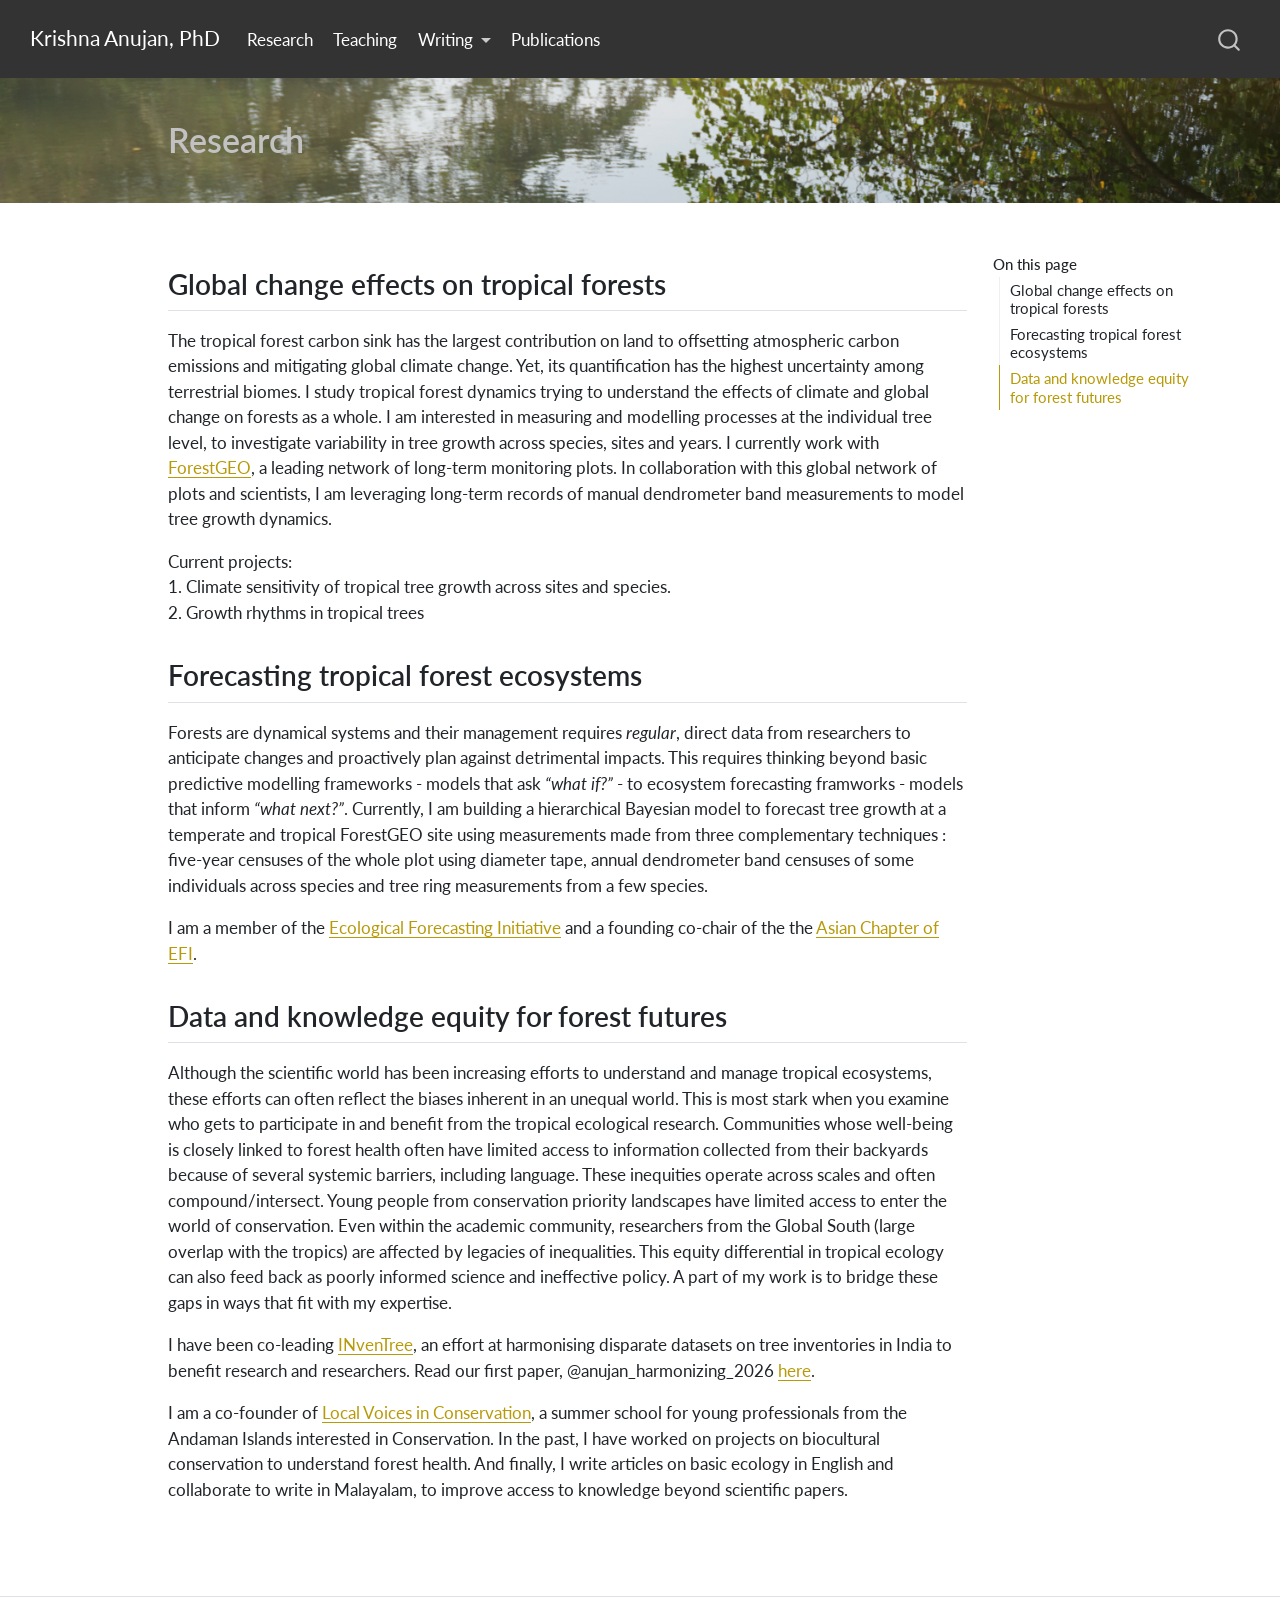
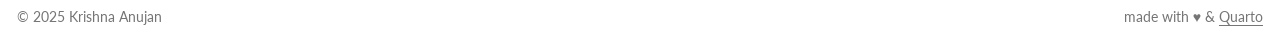
<file: docs/research.html>
<!DOCTYPE html>
<html xmlns="http://www.w3.org/1999/xhtml" lang="en" xml:lang="en"><head>

<meta charset="utf-8">
<meta name="generator" content="quarto-1.6.40">

<meta name="viewport" content="width=device-width, initial-scale=1.0, user-scalable=yes">

<meta name="description" content="A summary of my research interests and ongoing projects">

<title>Research – Krishna Anujan, PhD</title>
<style>
code{white-space: pre-wrap;}
span.smallcaps{font-variant: small-caps;}
div.columns{display: flex; gap: min(4vw, 1.5em);}
div.column{flex: auto; overflow-x: auto;}
div.hanging-indent{margin-left: 1.5em; text-indent: -1.5em;}
ul.task-list{list-style: none;}
ul.task-list li input[type="checkbox"] {
  width: 0.8em;
  margin: 0 0.8em 0.2em -1em; /* quarto-specific, see https://github.com/quarto-dev/quarto-cli/issues/4556 */ 
  vertical-align: middle;
}
</style>


<script src="site_libs/quarto-nav/quarto-nav.js"></script>
<script src="site_libs/clipboard/clipboard.min.js"></script>
<script src="site_libs/quarto-search/autocomplete.umd.js"></script>
<script src="site_libs/quarto-search/fuse.min.js"></script>
<script src="site_libs/quarto-search/quarto-search.js"></script>
<meta name="quarto:offset" content="./">
<script src="site_libs/quarto-html/quarto.js"></script>
<script src="site_libs/quarto-html/popper.min.js"></script>
<script src="site_libs/quarto-html/tippy.umd.min.js"></script>
<script src="site_libs/quarto-html/anchor.min.js"></script>
<link href="site_libs/quarto-html/tippy.css" rel="stylesheet">
<link href="site_libs/quarto-html/quarto-syntax-highlighting-549806ee2085284f45b00abea8c6df48.css" rel="stylesheet" id="quarto-text-highlighting-styles">
<script src="site_libs/bootstrap/bootstrap.min.js"></script>
<link href="site_libs/bootstrap/bootstrap-icons.css" rel="stylesheet">
<link href="site_libs/bootstrap/bootstrap-e8a2b9d42ad9f5bc5cf242f062591f68.min.css" rel="stylesheet" append-hash="true" id="quarto-bootstrap" data-mode="light">
<script src="site_libs/quarto-contrib/iconify-2.1.0/iconify-icon.min.js"></script>
<script id="quarto-search-options" type="application/json">{
  "location": "navbar",
  "copy-button": false,
  "collapse-after": 3,
  "panel-placement": "end",
  "type": "overlay",
  "limit": 50,
  "keyboard-shortcut": [
    "f",
    "/",
    "s"
  ],
  "show-item-context": false,
  "language": {
    "search-no-results-text": "No results",
    "search-matching-documents-text": "matching documents",
    "search-copy-link-title": "Copy link to search",
    "search-hide-matches-text": "Hide additional matches",
    "search-more-match-text": "more match in this document",
    "search-more-matches-text": "more matches in this document",
    "search-clear-button-title": "Clear",
    "search-text-placeholder": "",
    "search-detached-cancel-button-title": "Cancel",
    "search-submit-button-title": "Submit",
    "search-label": "Search"
  }
}</script>
<script async="" src="https://www.googletagmanager.com/gtag/js?id=G-GZK4DVYK6T"></script>

<script type="text/javascript">

window.dataLayer = window.dataLayer || [];
function gtag(){dataLayer.push(arguments);}
gtag('js', new Date());
gtag('config', 'G-GZK4DVYK6T', { 'anonymize_ip': true});
</script>
<style>

      .quarto-title-block .quarto-title-banner {
        background-image: url(files/profiles/reflection.jpg);
background-size: cover;
      }
</style>


<link rel="stylesheet" href="styles.css">
</head>

<body class="nav-fixed">

<div id="quarto-search-results"></div>
  <header id="quarto-header" class="headroom fixed-top quarto-banner">
    <nav class="navbar navbar-expand-lg " data-bs-theme="dark">
      <div class="navbar-container container-fluid">
      <div class="navbar-brand-container mx-auto">
    <a class="navbar-brand" href="./index.html">
    <span class="navbar-title">Krishna Anujan, PhD</span>
    </a>
  </div>
            <div id="quarto-search" class="" title="Search"></div>
          <button class="navbar-toggler" type="button" data-bs-toggle="collapse" data-bs-target="#navbarCollapse" aria-controls="navbarCollapse" role="menu" aria-expanded="false" aria-label="Toggle navigation" onclick="if (window.quartoToggleHeadroom) { window.quartoToggleHeadroom(); }">
  <span class="navbar-toggler-icon"></span>
</button>
          <div class="collapse navbar-collapse" id="navbarCollapse">
            <ul class="navbar-nav navbar-nav-scroll me-auto">
  <li class="nav-item">
    <a class="nav-link active" href="./research.html" aria-current="page"> 
<span class="menu-text">Research</span></a>
  </li>  
  <li class="nav-item">
    <a class="nav-link" href="./teaching.html"> 
<span class="menu-text">Teaching</span></a>
  </li>  
  <li class="nav-item dropdown ">
    <a class="nav-link dropdown-toggle" href="#" id="nav-menu-writing" role="link" data-bs-toggle="dropdown" aria-expanded="false">
 <span class="menu-text">Writing</span>
    </a>
    <ul class="dropdown-menu" aria-labelledby="nav-menu-writing">    
        <li>
    <a class="dropdown-item" href="./writing.html">
 <span class="dropdown-text">English</span></a>
  </li>  
        <li>
    <a class="dropdown-item" href="./writing_mal.html">
 <span class="dropdown-text">Malayalam</span></a>
  </li>  
    </ul>
  </li>
  <li class="nav-item">
    <a class="nav-link" href="./publications.html"> 
<span class="menu-text">Publications</span></a>
  </li>  
</ul>
            <ul class="navbar-nav navbar-nav-scroll ms-auto">
  <li class="nav-item">
    <a class="nav-link" href="mailto:anujank@si.edu"> 
<span class="menu-text"><iconify-icon role="img" inline="" icon="bi:envelope" style="font-size: 1.1em;" aria-label="Icon envelope from bi Iconify.design set." title="E-mail"></iconify-icon></span></a>
  </li>  
  <li class="nav-item">
    <a class="nav-link" href="https://github.com/krishnaanujan" rel="me"> 
<span class="menu-text"><iconify-icon role="img" inline="" icon="bi:github" style="font-size: 1.1em;" aria-label="Icon github from bi Iconify.design set." title="GitHub"></iconify-icon></span></a>
  </li>  
</ul>
          </div> <!-- /navcollapse -->
            <div class="quarto-navbar-tools">
</div>
      </div> <!-- /container-fluid -->
    </nav>
</header>
<!-- content -->
<header id="title-block-header" class="quarto-title-block default page-columns page-full">
  <div class="quarto-title-banner page-columns page-full">
    <div class="quarto-title column-body">
      <h1 class="title">Research</h1>
                      </div>
  </div>
    
  
  <div class="quarto-title-meta">

      
    
      
    </div>
    
  
  </header><div id="quarto-content" class="quarto-container page-columns page-rows-contents page-layout-article page-navbar">
<!-- sidebar -->
<!-- margin-sidebar -->
    <div id="quarto-margin-sidebar" class="sidebar margin-sidebar">
        <nav id="TOC" role="doc-toc" class="toc-active">
    <h2 id="toc-title">On this page</h2>
   
  <ul>
  <li><a href="#global-change-effects-on-tropical-forests" id="toc-global-change-effects-on-tropical-forests" class="nav-link active" data-scroll-target="#global-change-effects-on-tropical-forests">Global change effects on tropical forests</a></li>
  <li><a href="#forecasting-tropical-forest-ecosystems" id="toc-forecasting-tropical-forest-ecosystems" class="nav-link" data-scroll-target="#forecasting-tropical-forest-ecosystems">Forecasting tropical forest ecosystems</a></li>
  <li><a href="#data-and-knowledge-equity-for-forest-futures" id="toc-data-and-knowledge-equity-for-forest-futures" class="nav-link" data-scroll-target="#data-and-knowledge-equity-for-forest-futures">Data and knowledge equity for forest futures</a></li>
  </ul>
</nav>
    </div>
<!-- main -->
<main class="content quarto-banner-title-block" id="quarto-document-content">





<section id="global-change-effects-on-tropical-forests" class="level2">
<h2 class="anchored" data-anchor-id="global-change-effects-on-tropical-forests">Global change effects on tropical forests</h2>
<p>The tropical forest carbon sink has the largest contribution on land to offsetting atmospheric carbon emissions and mitigating global climate change. Yet, its quantification has the highest uncertainty among terrestrial biomes. I study tropical forest dynamics trying to understand the effects of climate and global change on forests as a whole. I am interested in measuring and modelling processes at the individual tree level, to investigate variability in tree growth across species, sites and years. I currently work with <a href="https://forestgeo.si.edu/" target="_blank">ForestGEO</a>, a leading network of long-term monitoring plots. In collaboration with this global network of plots and scientists, I am leveraging long-term records of manual dendrometer band measurements to model tree growth dynamics.</p>
<p>Current projects:<br>
1. Climate sensitivity of tropical tree growth across sites and species.<br>
2. Growth rhythms in tropical trees</p>
<!-- In the past, I have worked on the effect of biodiversity loss on tropical forest ecosystems [@anujan_biodiversity_2022, @anujan_chronic_2022] and experimental grassland systems [@anujan_trophic_2021]. I have also worked on understanding tropical phenology using a citizen science dataset  ---->
</section>
<section id="forecasting-tropical-forest-ecosystems" class="level2">
<h2 class="anchored" data-anchor-id="forecasting-tropical-forest-ecosystems">Forecasting tropical forest ecosystems</h2>
<p>Forests are dynamical systems and their management requires <em>regular</em>, direct data from researchers to anticipate changes and proactively plan against detrimental impacts. This requires thinking beyond basic predictive modelling frameworks - models that ask <em>“what if?”</em> - to ecosystem forecasting framworks - models that inform <em>“what next?”</em>. Currently, I am building a hierarchical Bayesian model to forecast tree growth at a temperate and tropical ForestGEO site using measurements made from three complementary techniques : five-year censuses of the whole plot using diameter tape, annual dendrometer band censuses of some individuals across species and tree ring measurements from a few species.</p>
<p>I am a member of the <a href="https://ecoforecast.org/" target="_blank">Ecological Forecasting Initiative</a> and a founding co-chair of the the <a href="https://ecoforecast.org/asian-ecological-forecasting-initiative-chapter/">Asian Chapter of EFI</a>.</p>
</section>
<section id="data-and-knowledge-equity-for-forest-futures" class="level2">
<h2 class="anchored" data-anchor-id="data-and-knowledge-equity-for-forest-futures">Data and knowledge equity for forest futures</h2>
<p>Although the scientific world has been increasing efforts to understand and manage tropical ecosystems, these efforts can often reflect the biases inherent in an unequal world. This is most stark when you examine who gets to participate in and benefit from the tropical ecological research. Communities whose well-being is closely linked to forest health often have limited access to information collected from their backyards because of several systemic barriers, including language. These inequities operate across scales and often compound/intersect. Young people from conservation priority landscapes have limited access to enter the world of conservation. Even within the academic community, researchers from the Global South (large overlap with the tropics) are affected by legacies of inequalities. This equity differential in tropical ecology can also feed back as poorly informed science and ineffective policy. A part of my work is to bridge these gaps in ways that fit with my expertise.</p>
<p>I have been co-leading <a href="https://india-inventree.github.io/" target="_blank">INvenTree</a>, an effort at harmonising disparate datasets on tree inventories in India to benefit research and researchers. Read our first paper, <span class="citation" data-cites="anujan_harmonizing_2026">@anujan_harmonizing_2026</span> <a href="https://doi.org/10.1111/btp.70236">here</a>.</p>
<p>I am a co-founder of <a href="https://localvoicesportblair.my.canva.site/" target="_blank">Local Voices in Conservation</a>, a summer school for young professionals from the Andaman Islands interested in Conservation. In the past, I have worked on projects on biocultural conservation to understand forest health. And finally, I write articles on basic ecology in English and collaborate to write in Malayalam, to improve access to knowledge beyond scientific papers.</p>


</section>

</main> <!-- /main -->
<script id="quarto-html-after-body" type="application/javascript">
window.document.addEventListener("DOMContentLoaded", function (event) {
  const toggleBodyColorMode = (bsSheetEl) => {
    const mode = bsSheetEl.getAttribute("data-mode");
    const bodyEl = window.document.querySelector("body");
    if (mode === "dark") {
      bodyEl.classList.add("quarto-dark");
      bodyEl.classList.remove("quarto-light");
    } else {
      bodyEl.classList.add("quarto-light");
      bodyEl.classList.remove("quarto-dark");
    }
  }
  const toggleBodyColorPrimary = () => {
    const bsSheetEl = window.document.querySelector("link#quarto-bootstrap");
    if (bsSheetEl) {
      toggleBodyColorMode(bsSheetEl);
    }
  }
  toggleBodyColorPrimary();  
  const icon = "";
  const anchorJS = new window.AnchorJS();
  anchorJS.options = {
    placement: 'right',
    icon: icon
  };
  anchorJS.add('.anchored');
  const isCodeAnnotation = (el) => {
    for (const clz of el.classList) {
      if (clz.startsWith('code-annotation-')) {                     
        return true;
      }
    }
    return false;
  }
  const onCopySuccess = function(e) {
    // button target
    const button = e.trigger;
    // don't keep focus
    button.blur();
    // flash "checked"
    button.classList.add('code-copy-button-checked');
    var currentTitle = button.getAttribute("title");
    button.setAttribute("title", "Copied!");
    let tooltip;
    if (window.bootstrap) {
      button.setAttribute("data-bs-toggle", "tooltip");
      button.setAttribute("data-bs-placement", "left");
      button.setAttribute("data-bs-title", "Copied!");
      tooltip = new bootstrap.Tooltip(button, 
        { trigger: "manual", 
          customClass: "code-copy-button-tooltip",
          offset: [0, -8]});
      tooltip.show();    
    }
    setTimeout(function() {
      if (tooltip) {
        tooltip.hide();
        button.removeAttribute("data-bs-title");
        button.removeAttribute("data-bs-toggle");
        button.removeAttribute("data-bs-placement");
      }
      button.setAttribute("title", currentTitle);
      button.classList.remove('code-copy-button-checked');
    }, 1000);
    // clear code selection
    e.clearSelection();
  }
  const getTextToCopy = function(trigger) {
      const codeEl = trigger.previousElementSibling.cloneNode(true);
      for (const childEl of codeEl.children) {
        if (isCodeAnnotation(childEl)) {
          childEl.remove();
        }
      }
      return codeEl.innerText;
  }
  const clipboard = new window.ClipboardJS('.code-copy-button:not([data-in-quarto-modal])', {
    text: getTextToCopy
  });
  clipboard.on('success', onCopySuccess);
  if (window.document.getElementById('quarto-embedded-source-code-modal')) {
    const clipboardModal = new window.ClipboardJS('.code-copy-button[data-in-quarto-modal]', {
      text: getTextToCopy,
      container: window.document.getElementById('quarto-embedded-source-code-modal')
    });
    clipboardModal.on('success', onCopySuccess);
  }
    var localhostRegex = new RegExp(/^(?:http|https):\/\/localhost\:?[0-9]*\//);
    var mailtoRegex = new RegExp(/^mailto:/);
      var filterRegex = new RegExp('/' + window.location.host + '/');
    var isInternal = (href) => {
        return filterRegex.test(href) || localhostRegex.test(href) || mailtoRegex.test(href);
    }
    // Inspect non-navigation links and adorn them if external
 	var links = window.document.querySelectorAll('a[href]:not(.nav-link):not(.navbar-brand):not(.toc-action):not(.sidebar-link):not(.sidebar-item-toggle):not(.pagination-link):not(.no-external):not([aria-hidden]):not(.dropdown-item):not(.quarto-navigation-tool):not(.about-link)');
    for (var i=0; i<links.length; i++) {
      const link = links[i];
      if (!isInternal(link.href)) {
        // undo the damage that might have been done by quarto-nav.js in the case of
        // links that we want to consider external
        if (link.dataset.originalHref !== undefined) {
          link.href = link.dataset.originalHref;
        }
      }
    }
  function tippyHover(el, contentFn, onTriggerFn, onUntriggerFn) {
    const config = {
      allowHTML: true,
      maxWidth: 500,
      delay: 100,
      arrow: false,
      appendTo: function(el) {
          return el.parentElement;
      },
      interactive: true,
      interactiveBorder: 10,
      theme: 'quarto',
      placement: 'bottom-start',
    };
    if (contentFn) {
      config.content = contentFn;
    }
    if (onTriggerFn) {
      config.onTrigger = onTriggerFn;
    }
    if (onUntriggerFn) {
      config.onUntrigger = onUntriggerFn;
    }
    window.tippy(el, config); 
  }
  const noterefs = window.document.querySelectorAll('a[role="doc-noteref"]');
  for (var i=0; i<noterefs.length; i++) {
    const ref = noterefs[i];
    tippyHover(ref, function() {
      // use id or data attribute instead here
      let href = ref.getAttribute('data-footnote-href') || ref.getAttribute('href');
      try { href = new URL(href).hash; } catch {}
      const id = href.replace(/^#\/?/, "");
      const note = window.document.getElementById(id);
      if (note) {
        return note.innerHTML;
      } else {
        return "";
      }
    });
  }
  const xrefs = window.document.querySelectorAll('a.quarto-xref');
  const processXRef = (id, note) => {
    // Strip column container classes
    const stripColumnClz = (el) => {
      el.classList.remove("page-full", "page-columns");
      if (el.children) {
        for (const child of el.children) {
          stripColumnClz(child);
        }
      }
    }
    stripColumnClz(note)
    if (id === null || id.startsWith('sec-')) {
      // Special case sections, only their first couple elements
      const container = document.createElement("div");
      if (note.children && note.children.length > 2) {
        container.appendChild(note.children[0].cloneNode(true));
        for (let i = 1; i < note.children.length; i++) {
          const child = note.children[i];
          if (child.tagName === "P" && child.innerText === "") {
            continue;
          } else {
            container.appendChild(child.cloneNode(true));
            break;
          }
        }
        if (window.Quarto?.typesetMath) {
          window.Quarto.typesetMath(container);
        }
        return container.innerHTML
      } else {
        if (window.Quarto?.typesetMath) {
          window.Quarto.typesetMath(note);
        }
        return note.innerHTML;
      }
    } else {
      // Remove any anchor links if they are present
      const anchorLink = note.querySelector('a.anchorjs-link');
      if (anchorLink) {
        anchorLink.remove();
      }
      if (window.Quarto?.typesetMath) {
        window.Quarto.typesetMath(note);
      }
      if (note.classList.contains("callout")) {
        return note.outerHTML;
      } else {
        return note.innerHTML;
      }
    }
  }
  for (var i=0; i<xrefs.length; i++) {
    const xref = xrefs[i];
    tippyHover(xref, undefined, function(instance) {
      instance.disable();
      let url = xref.getAttribute('href');
      let hash = undefined; 
      if (url.startsWith('#')) {
        hash = url;
      } else {
        try { hash = new URL(url).hash; } catch {}
      }
      if (hash) {
        const id = hash.replace(/^#\/?/, "");
        const note = window.document.getElementById(id);
        if (note !== null) {
          try {
            const html = processXRef(id, note.cloneNode(true));
            instance.setContent(html);
          } finally {
            instance.enable();
            instance.show();
          }
        } else {
          // See if we can fetch this
          fetch(url.split('#')[0])
          .then(res => res.text())
          .then(html => {
            const parser = new DOMParser();
            const htmlDoc = parser.parseFromString(html, "text/html");
            const note = htmlDoc.getElementById(id);
            if (note !== null) {
              const html = processXRef(id, note);
              instance.setContent(html);
            } 
          }).finally(() => {
            instance.enable();
            instance.show();
          });
        }
      } else {
        // See if we can fetch a full url (with no hash to target)
        // This is a special case and we should probably do some content thinning / targeting
        fetch(url)
        .then(res => res.text())
        .then(html => {
          const parser = new DOMParser();
          const htmlDoc = parser.parseFromString(html, "text/html");
          const note = htmlDoc.querySelector('main.content');
          if (note !== null) {
            // This should only happen for chapter cross references
            // (since there is no id in the URL)
            // remove the first header
            if (note.children.length > 0 && note.children[0].tagName === "HEADER") {
              note.children[0].remove();
            }
            const html = processXRef(null, note);
            instance.setContent(html);
          } 
        }).finally(() => {
          instance.enable();
          instance.show();
        });
      }
    }, function(instance) {
    });
  }
      let selectedAnnoteEl;
      const selectorForAnnotation = ( cell, annotation) => {
        let cellAttr = 'data-code-cell="' + cell + '"';
        let lineAttr = 'data-code-annotation="' +  annotation + '"';
        const selector = 'span[' + cellAttr + '][' + lineAttr + ']';
        return selector;
      }
      const selectCodeLines = (annoteEl) => {
        const doc = window.document;
        const targetCell = annoteEl.getAttribute("data-target-cell");
        const targetAnnotation = annoteEl.getAttribute("data-target-annotation");
        const annoteSpan = window.document.querySelector(selectorForAnnotation(targetCell, targetAnnotation));
        const lines = annoteSpan.getAttribute("data-code-lines").split(",");
        const lineIds = lines.map((line) => {
          return targetCell + "-" + line;
        })
        let top = null;
        let height = null;
        let parent = null;
        if (lineIds.length > 0) {
            //compute the position of the single el (top and bottom and make a div)
            const el = window.document.getElementById(lineIds[0]);
            top = el.offsetTop;
            height = el.offsetHeight;
            parent = el.parentElement.parentElement;
          if (lineIds.length > 1) {
            const lastEl = window.document.getElementById(lineIds[lineIds.length - 1]);
            const bottom = lastEl.offsetTop + lastEl.offsetHeight;
            height = bottom - top;
          }
          if (top !== null && height !== null && parent !== null) {
            // cook up a div (if necessary) and position it 
            let div = window.document.getElementById("code-annotation-line-highlight");
            if (div === null) {
              div = window.document.createElement("div");
              div.setAttribute("id", "code-annotation-line-highlight");
              div.style.position = 'absolute';
              parent.appendChild(div);
            }
            div.style.top = top - 2 + "px";
            div.style.height = height + 4 + "px";
            div.style.left = 0;
            let gutterDiv = window.document.getElementById("code-annotation-line-highlight-gutter");
            if (gutterDiv === null) {
              gutterDiv = window.document.createElement("div");
              gutterDiv.setAttribute("id", "code-annotation-line-highlight-gutter");
              gutterDiv.style.position = 'absolute';
              const codeCell = window.document.getElementById(targetCell);
              const gutter = codeCell.querySelector('.code-annotation-gutter');
              gutter.appendChild(gutterDiv);
            }
            gutterDiv.style.top = top - 2 + "px";
            gutterDiv.style.height = height + 4 + "px";
          }
          selectedAnnoteEl = annoteEl;
        }
      };
      const unselectCodeLines = () => {
        const elementsIds = ["code-annotation-line-highlight", "code-annotation-line-highlight-gutter"];
        elementsIds.forEach((elId) => {
          const div = window.document.getElementById(elId);
          if (div) {
            div.remove();
          }
        });
        selectedAnnoteEl = undefined;
      };
        // Handle positioning of the toggle
    window.addEventListener(
      "resize",
      throttle(() => {
        elRect = undefined;
        if (selectedAnnoteEl) {
          selectCodeLines(selectedAnnoteEl);
        }
      }, 10)
    );
    function throttle(fn, ms) {
    let throttle = false;
    let timer;
      return (...args) => {
        if(!throttle) { // first call gets through
            fn.apply(this, args);
            throttle = true;
        } else { // all the others get throttled
            if(timer) clearTimeout(timer); // cancel #2
            timer = setTimeout(() => {
              fn.apply(this, args);
              timer = throttle = false;
            }, ms);
        }
      };
    }
      // Attach click handler to the DT
      const annoteDls = window.document.querySelectorAll('dt[data-target-cell]');
      for (const annoteDlNode of annoteDls) {
        annoteDlNode.addEventListener('click', (event) => {
          const clickedEl = event.target;
          if (clickedEl !== selectedAnnoteEl) {
            unselectCodeLines();
            const activeEl = window.document.querySelector('dt[data-target-cell].code-annotation-active');
            if (activeEl) {
              activeEl.classList.remove('code-annotation-active');
            }
            selectCodeLines(clickedEl);
            clickedEl.classList.add('code-annotation-active');
          } else {
            // Unselect the line
            unselectCodeLines();
            clickedEl.classList.remove('code-annotation-active');
          }
        });
      }
  const findCites = (el) => {
    const parentEl = el.parentElement;
    if (parentEl) {
      const cites = parentEl.dataset.cites;
      if (cites) {
        return {
          el,
          cites: cites.split(' ')
        };
      } else {
        return findCites(el.parentElement)
      }
    } else {
      return undefined;
    }
  };
  var bibliorefs = window.document.querySelectorAll('a[role="doc-biblioref"]');
  for (var i=0; i<bibliorefs.length; i++) {
    const ref = bibliorefs[i];
    const citeInfo = findCites(ref);
    if (citeInfo) {
      tippyHover(citeInfo.el, function() {
        var popup = window.document.createElement('div');
        citeInfo.cites.forEach(function(cite) {
          var citeDiv = window.document.createElement('div');
          citeDiv.classList.add('hanging-indent');
          citeDiv.classList.add('csl-entry');
          var biblioDiv = window.document.getElementById('ref-' + cite);
          if (biblioDiv) {
            citeDiv.innerHTML = biblioDiv.innerHTML;
          }
          popup.appendChild(citeDiv);
        });
        return popup.innerHTML;
      });
    }
  }
});
</script>
</div> <!-- /content -->
<footer class="footer">
  <div class="nav-footer">
    <div class="nav-footer-left">
<p>© 2025 Krishna Anujan</p>
</div>   
    <div class="nav-footer-center">
      &nbsp;
    </div>
    <div class="nav-footer-right">
<p>made with ︎♥️ &amp; <a href="https://quarto.org">Quarto</a></p>
</div>
  </div>
</footer>




</body></html>
</file>
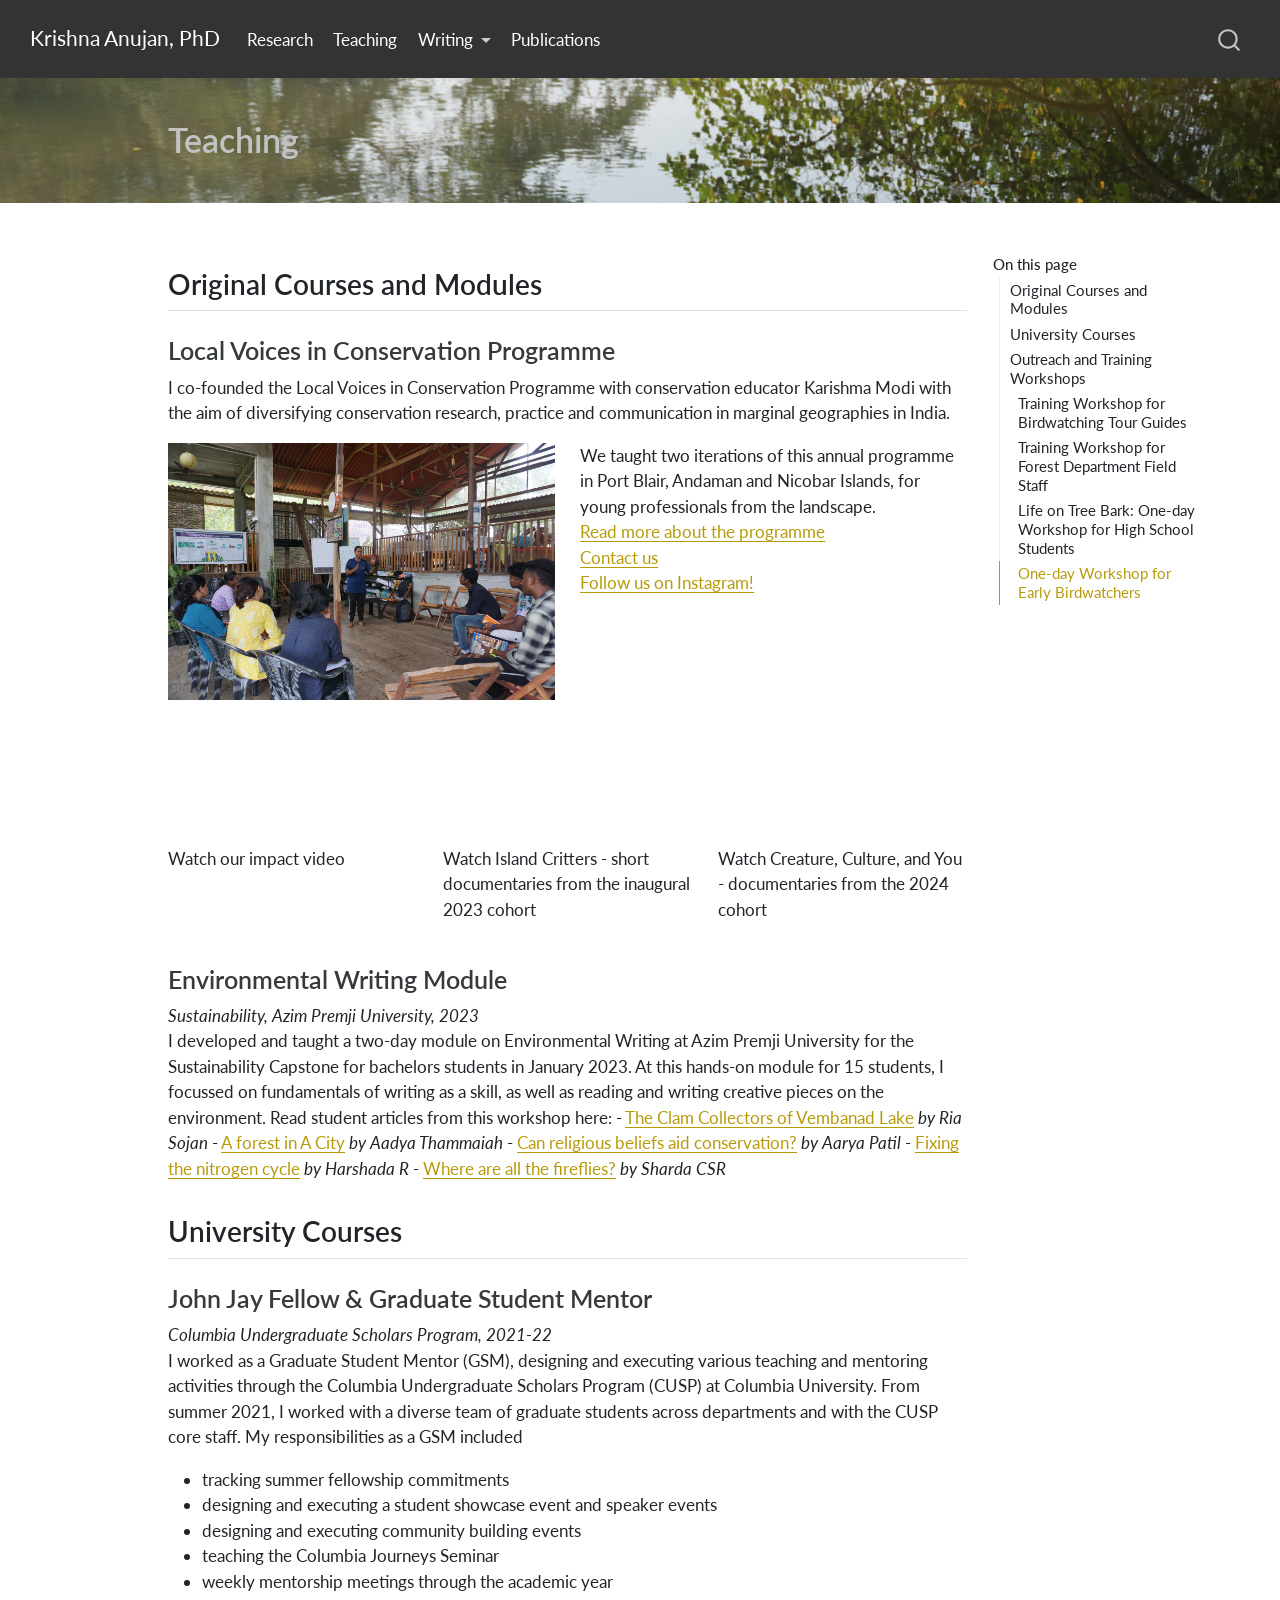
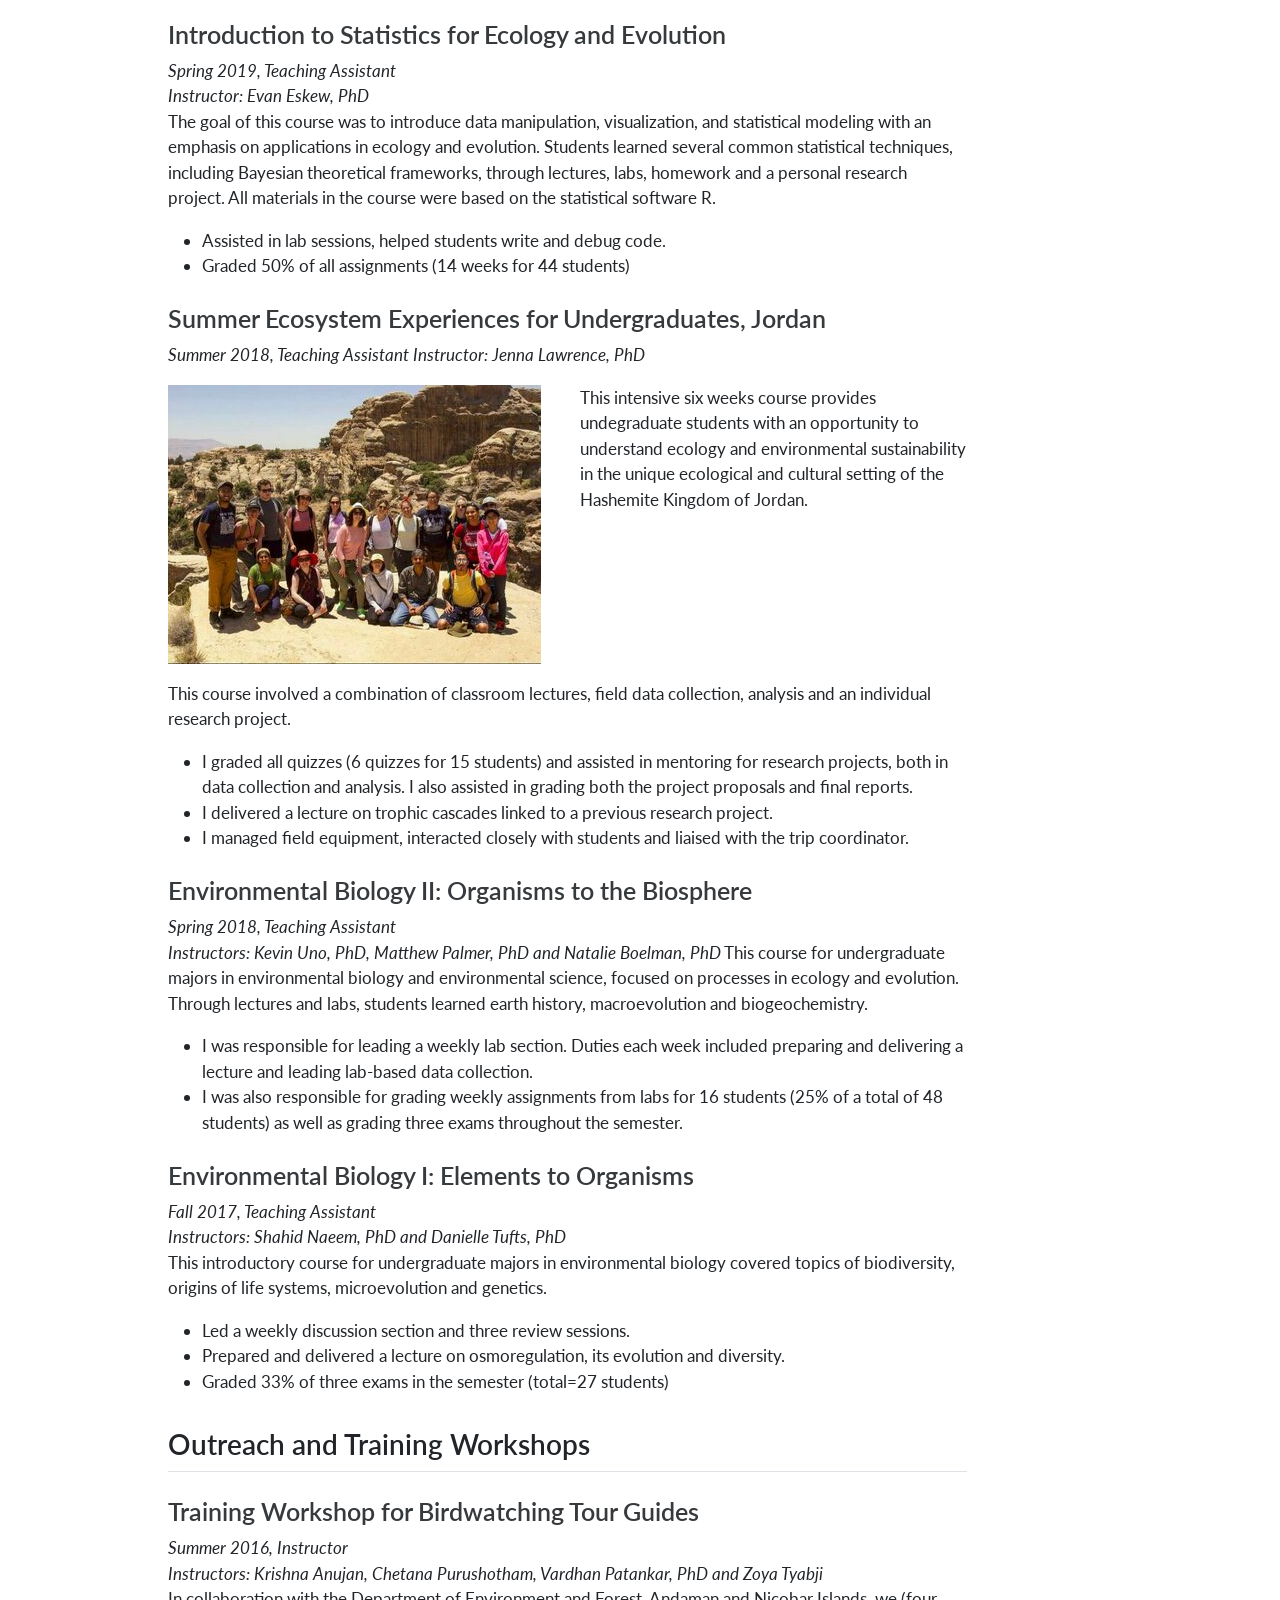
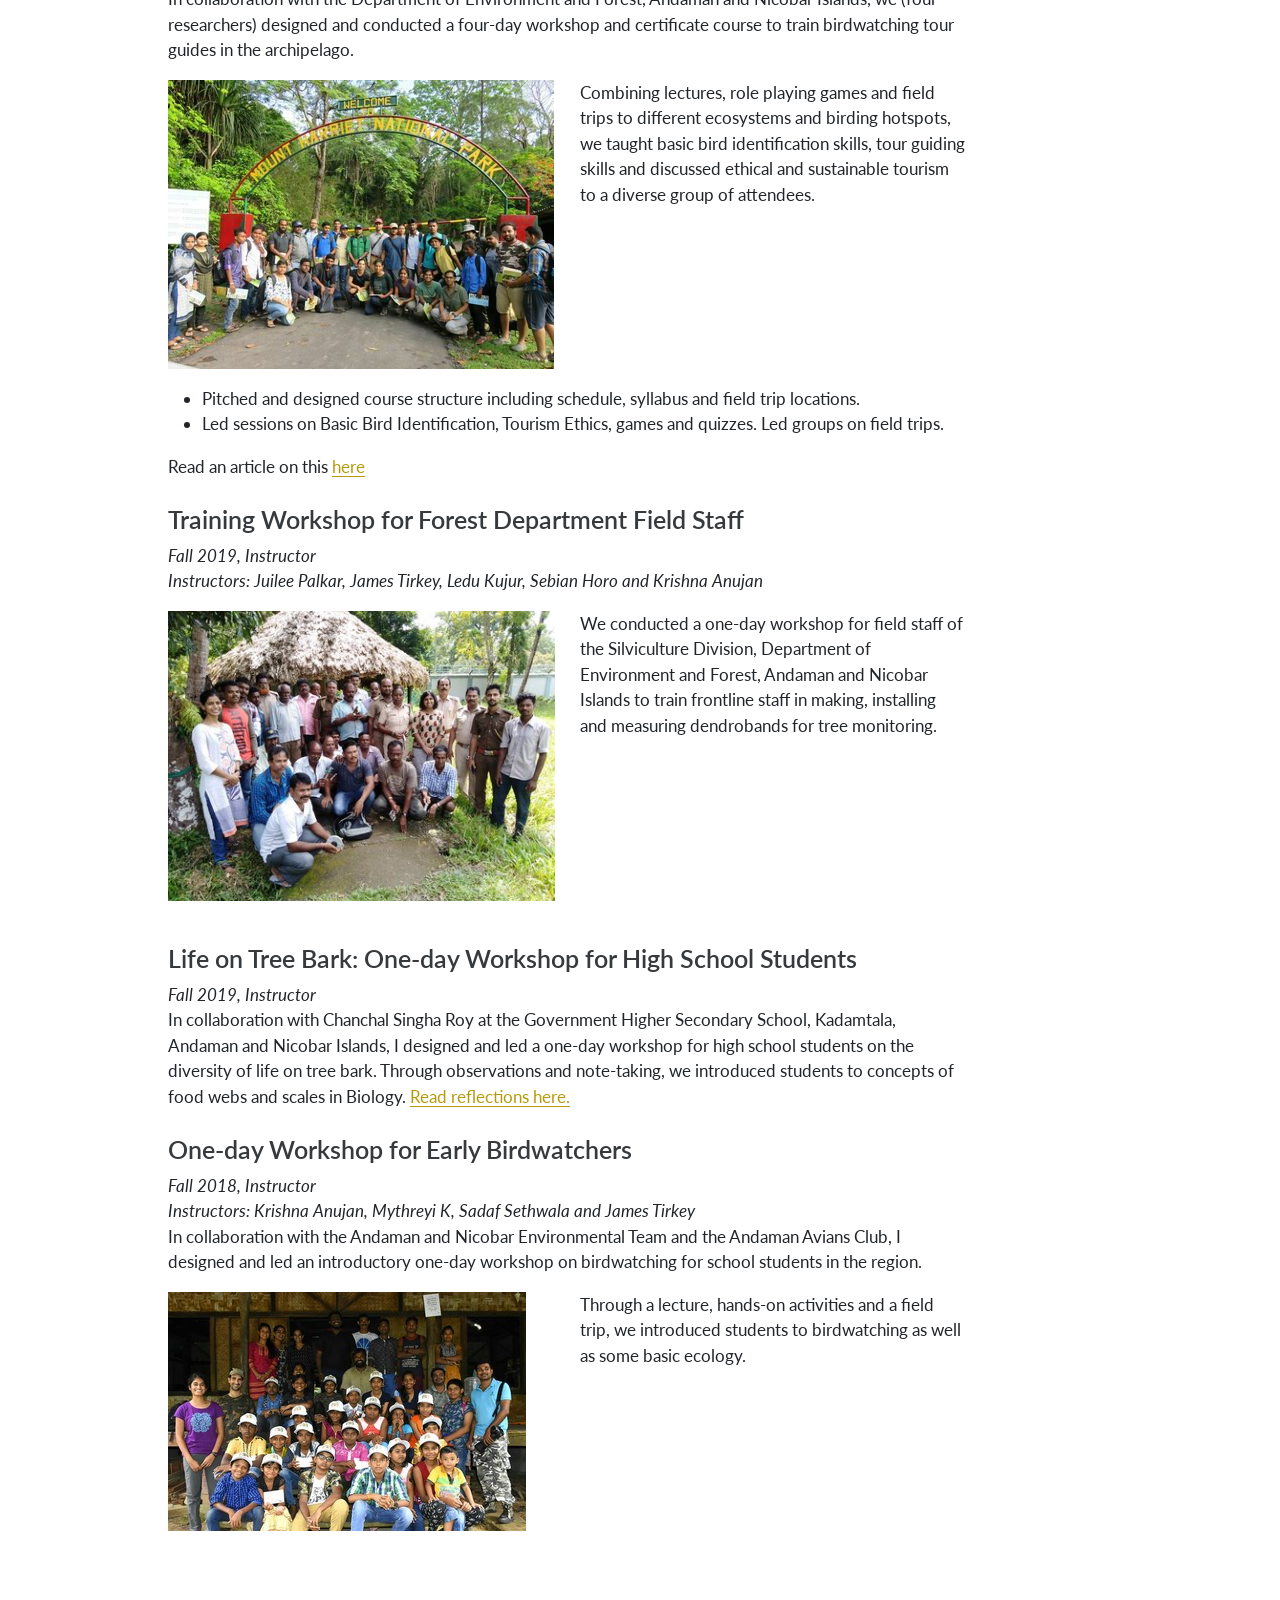
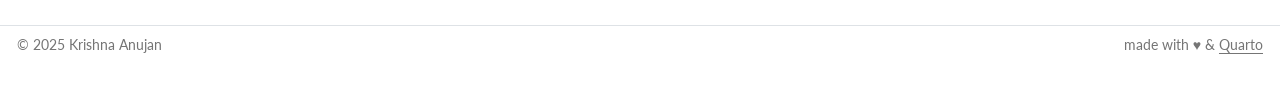
<file: docs/teaching.html>
<!DOCTYPE html>
<html xmlns="http://www.w3.org/1999/xhtml" lang="en" xml:lang="en"><head>

<meta charset="utf-8">
<meta name="generator" content="quarto-1.6.40">

<meta name="viewport" content="width=device-width, initial-scale=1.0, user-scalable=yes">

<meta name="description" content="A summary of my teaching experience, courses and workshops">

<title>Teaching – Krishna Anujan, PhD</title>
<style>
code{white-space: pre-wrap;}
span.smallcaps{font-variant: small-caps;}
div.columns{display: flex; gap: min(4vw, 1.5em);}
div.column{flex: auto; overflow-x: auto;}
div.hanging-indent{margin-left: 1.5em; text-indent: -1.5em;}
ul.task-list{list-style: none;}
ul.task-list li input[type="checkbox"] {
  width: 0.8em;
  margin: 0 0.8em 0.2em -1em; /* quarto-specific, see https://github.com/quarto-dev/quarto-cli/issues/4556 */ 
  vertical-align: middle;
}
</style>


<script src="site_libs/quarto-nav/quarto-nav.js"></script>
<script src="site_libs/clipboard/clipboard.min.js"></script>
<script src="site_libs/quarto-search/autocomplete.umd.js"></script>
<script src="site_libs/quarto-search/fuse.min.js"></script>
<script src="site_libs/quarto-search/quarto-search.js"></script>
<meta name="quarto:offset" content="./">
<script src="site_libs/quarto-html/quarto.js"></script>
<script src="site_libs/quarto-html/popper.min.js"></script>
<script src="site_libs/quarto-html/tippy.umd.min.js"></script>
<script src="site_libs/quarto-html/anchor.min.js"></script>
<link href="site_libs/quarto-html/tippy.css" rel="stylesheet">
<link href="site_libs/quarto-html/quarto-syntax-highlighting-549806ee2085284f45b00abea8c6df48.css" rel="stylesheet" id="quarto-text-highlighting-styles">
<script src="site_libs/bootstrap/bootstrap.min.js"></script>
<link href="site_libs/bootstrap/bootstrap-icons.css" rel="stylesheet">
<link href="site_libs/bootstrap/bootstrap-e8a2b9d42ad9f5bc5cf242f062591f68.min.css" rel="stylesheet" append-hash="true" id="quarto-bootstrap" data-mode="light">
<script src="site_libs/quarto-contrib/iconify-2.1.0/iconify-icon.min.js"></script>
<script id="quarto-search-options" type="application/json">{
  "location": "navbar",
  "copy-button": false,
  "collapse-after": 3,
  "panel-placement": "end",
  "type": "overlay",
  "limit": 50,
  "keyboard-shortcut": [
    "f",
    "/",
    "s"
  ],
  "show-item-context": false,
  "language": {
    "search-no-results-text": "No results",
    "search-matching-documents-text": "matching documents",
    "search-copy-link-title": "Copy link to search",
    "search-hide-matches-text": "Hide additional matches",
    "search-more-match-text": "more match in this document",
    "search-more-matches-text": "more matches in this document",
    "search-clear-button-title": "Clear",
    "search-text-placeholder": "",
    "search-detached-cancel-button-title": "Cancel",
    "search-submit-button-title": "Submit",
    "search-label": "Search"
  }
}</script>
<script async="" src="https://www.googletagmanager.com/gtag/js?id=G-GZK4DVYK6T"></script>

<script type="text/javascript">

window.dataLayer = window.dataLayer || [];
function gtag(){dataLayer.push(arguments);}
gtag('js', new Date());
gtag('config', 'G-GZK4DVYK6T', { 'anonymize_ip': true});
</script>
<style>

      .quarto-title-block .quarto-title-banner {
        background-image: url(files/profiles/reflection.jpg);
background-size: cover;
      }
</style>


<link rel="stylesheet" href="styles.css">
</head>

<body class="nav-fixed">

<div id="quarto-search-results"></div>
  <header id="quarto-header" class="headroom fixed-top quarto-banner">
    <nav class="navbar navbar-expand-lg " data-bs-theme="dark">
      <div class="navbar-container container-fluid">
      <div class="navbar-brand-container mx-auto">
    <a class="navbar-brand" href="./index.html">
    <span class="navbar-title">Krishna Anujan, PhD</span>
    </a>
  </div>
            <div id="quarto-search" class="" title="Search"></div>
          <button class="navbar-toggler" type="button" data-bs-toggle="collapse" data-bs-target="#navbarCollapse" aria-controls="navbarCollapse" role="menu" aria-expanded="false" aria-label="Toggle navigation" onclick="if (window.quartoToggleHeadroom) { window.quartoToggleHeadroom(); }">
  <span class="navbar-toggler-icon"></span>
</button>
          <div class="collapse navbar-collapse" id="navbarCollapse">
            <ul class="navbar-nav navbar-nav-scroll me-auto">
  <li class="nav-item">
    <a class="nav-link" href="./research.html"> 
<span class="menu-text">Research</span></a>
  </li>  
  <li class="nav-item">
    <a class="nav-link active" href="./teaching.html" aria-current="page"> 
<span class="menu-text">Teaching</span></a>
  </li>  
  <li class="nav-item dropdown ">
    <a class="nav-link dropdown-toggle" href="#" id="nav-menu-writing" role="link" data-bs-toggle="dropdown" aria-expanded="false">
 <span class="menu-text">Writing</span>
    </a>
    <ul class="dropdown-menu" aria-labelledby="nav-menu-writing">    
        <li>
    <a class="dropdown-item" href="./writing.html">
 <span class="dropdown-text">English</span></a>
  </li>  
        <li>
    <a class="dropdown-item" href="./writing_mal.html">
 <span class="dropdown-text">Malayalam</span></a>
  </li>  
    </ul>
  </li>
  <li class="nav-item">
    <a class="nav-link" href="./publications.html"> 
<span class="menu-text">Publications</span></a>
  </li>  
</ul>
            <ul class="navbar-nav navbar-nav-scroll ms-auto">
  <li class="nav-item">
    <a class="nav-link" href="mailto:anujank@si.edu"> 
<span class="menu-text"><iconify-icon role="img" inline="" icon="bi:envelope" style="font-size: 1.1em;" aria-label="Icon envelope from bi Iconify.design set." title="E-mail"></iconify-icon></span></a>
  </li>  
  <li class="nav-item">
    <a class="nav-link" href="https://github.com/krishnaanujan" rel="me"> 
<span class="menu-text"><iconify-icon role="img" inline="" icon="bi:github" style="font-size: 1.1em;" aria-label="Icon github from bi Iconify.design set." title="GitHub"></iconify-icon></span></a>
  </li>  
</ul>
          </div> <!-- /navcollapse -->
            <div class="quarto-navbar-tools">
</div>
      </div> <!-- /container-fluid -->
    </nav>
</header>
<!-- content -->
<header id="title-block-header" class="quarto-title-block default page-columns page-full">
  <div class="quarto-title-banner page-columns page-full">
    <div class="quarto-title column-body">
      <h1 class="title">Teaching</h1>
                      </div>
  </div>
    
  
  <div class="quarto-title-meta">

      
    
      
    </div>
    
  
  </header><div id="quarto-content" class="quarto-container page-columns page-rows-contents page-layout-article page-navbar">
<!-- sidebar -->
<!-- margin-sidebar -->
    <div id="quarto-margin-sidebar" class="sidebar margin-sidebar">
        <nav id="TOC" role="doc-toc" class="toc-active">
    <h2 id="toc-title">On this page</h2>
   
  <ul>
  <li><a href="#original-courses-and-modules" id="toc-original-courses-and-modules" class="nav-link active" data-scroll-target="#original-courses-and-modules">Original Courses and Modules</a>
  <ul class="collapse">
  <li><a href="#local-voices-in-conservation-programme" id="toc-local-voices-in-conservation-programme" class="nav-link" data-scroll-target="#local-voices-in-conservation-programme">Local Voices in Conservation Programme</a></li>
  <li><a href="#environmental-writing-module" id="toc-environmental-writing-module" class="nav-link" data-scroll-target="#environmental-writing-module">Environmental Writing Module</a></li>
  </ul></li>
  <li><a href="#university-courses" id="toc-university-courses" class="nav-link" data-scroll-target="#university-courses">University Courses</a>
  <ul class="collapse">
  <li><a href="#john-jay-fellow-graduate-student-mentor" id="toc-john-jay-fellow-graduate-student-mentor" class="nav-link" data-scroll-target="#john-jay-fellow-graduate-student-mentor">John Jay Fellow &amp; Graduate Student Mentor</a></li>
  <li><a href="#introduction-to-statistics-for-ecology-and-evolution" id="toc-introduction-to-statistics-for-ecology-and-evolution" class="nav-link" data-scroll-target="#introduction-to-statistics-for-ecology-and-evolution">Introduction to Statistics for Ecology and Evolution</a></li>
  <li><a href="#summer-ecosystem-experiences-for-undergraduates-jordan" id="toc-summer-ecosystem-experiences-for-undergraduates-jordan" class="nav-link" data-scroll-target="#summer-ecosystem-experiences-for-undergraduates-jordan">Summer Ecosystem Experiences for Undergraduates, Jordan</a></li>
  <li><a href="#environmental-biology-ii-organisms-to-the-biosphere" id="toc-environmental-biology-ii-organisms-to-the-biosphere" class="nav-link" data-scroll-target="#environmental-biology-ii-organisms-to-the-biosphere">Environmental Biology II: Organisms to the Biosphere</a></li>
  <li><a href="#environmental-biology-i-elements-to-organisms" id="toc-environmental-biology-i-elements-to-organisms" class="nav-link" data-scroll-target="#environmental-biology-i-elements-to-organisms">Environmental Biology I: Elements to Organisms</a></li>
  </ul></li>
  <li><a href="#outreach-and-training-workshops" id="toc-outreach-and-training-workshops" class="nav-link" data-scroll-target="#outreach-and-training-workshops">Outreach and Training Workshops</a>
  <ul class="collapse">
  <li><a href="#training-workshop-for-birdwatching-tour-guides" id="toc-training-workshop-for-birdwatching-tour-guides" class="nav-link" data-scroll-target="#training-workshop-for-birdwatching-tour-guides">Training Workshop for Birdwatching Tour Guides</a></li>
  <li><a href="#training-workshop-for-forest-department-field-staff" id="toc-training-workshop-for-forest-department-field-staff" class="nav-link" data-scroll-target="#training-workshop-for-forest-department-field-staff">Training Workshop for Forest Department Field Staff</a></li>
  <li><a href="#life-on-tree-bark-one-day-workshop-for-high-school-students" id="toc-life-on-tree-bark-one-day-workshop-for-high-school-students" class="nav-link" data-scroll-target="#life-on-tree-bark-one-day-workshop-for-high-school-students">Life on Tree Bark: One-day Workshop for High School Students</a></li>
  <li><a href="#one-day-workshop-for-early-birdwatchers" id="toc-one-day-workshop-for-early-birdwatchers" class="nav-link" data-scroll-target="#one-day-workshop-for-early-birdwatchers">One-day Workshop for Early Birdwatchers</a></li>
  </ul></li>
  </ul>
</nav>
    </div>
<!-- main -->
<main class="content quarto-banner-title-block" id="quarto-document-content">





<section id="original-courses-and-modules" class="level2">
<h2 class="anchored" data-anchor-id="original-courses-and-modules">Original Courses and Modules</h2>
<section id="local-voices-in-conservation-programme" class="level3">
<h3 class="anchored" data-anchor-id="local-voices-in-conservation-programme">Local Voices in Conservation Programme</h3>
<p>I co-founded the Local Voices in Conservation Programme with conservation educator Karishma Modi with the aim of diversifying conservation research, practice and communication in marginal geographies in India.</p>
<div class="grid">
<div class="g-col-12 g-col-md-6">
<p><img src=".\files/profiles/Agnesia_teaching.JPG" class="img-fluid"></p>
</div>
<div class="g-col-12 g-col-md-6">
<p>We taught two iterations of this annual programme in Port Blair, Andaman and Nicobar Islands, for young professionals from the landscape.<br>
<a href="https://tinyurl.com/localconservation" target="_blank">Read more about the programme</a><br>
<a href="mailto:localconservation@gmail.com">Contact us</a><br>
<a href="https://www.instagram.com/localconservation/" target="_blank">Follow us on Instagram!</a><br>
<!-- [Watch our Impact video](https://youtu.be/6Y2v3qYxpE8)  --></p>
</div>
</div>
<!-- The unique and contextual curriculum for this workshop was developed in collaboration with Madhuri Ramesh, faculty at the School of Development at Azim Premji University, and 8 other conservation professionals working in different geographies in India.  -->
<div class="grid">
<div class="g-col-12 g-col-md-4">
<iframe width="186" height="105" src="https://www.youtube.com/embed/6Y2v3qYxpE8?si=yMeKdyX6TQWqeg1Q" title="YouTube video player" frameborder="0" allow="accelerometer; autoplay; clipboard-write; encrypted-media; gyroscope; picture-in-picture; web-share" referrerpolicy="strict-origin-when-cross-origin" allowfullscreen="">
</iframe>
<p>Watch our impact video</p>
</div>
<div class="g-col-12 g-col-md-4">
<iframe width="186" height="105" src="https://www.youtube.com/embed/azQQLKm088c?si=HJLLGu50nuZUPWQf" title="YouTube video player" frameborder="0" allow="accelerometer; autoplay; clipboard-write; encrypted-media; gyroscope; picture-in-picture; web-share" referrerpolicy="strict-origin-when-cross-origin" allowfullscreen="">
</iframe>
<p>Watch Island Critters - short documentaries from the inaugural 2023 cohort</p>
</div>
<div class="g-col-12 g-col-md-4">
<iframe width="186" height="105" src="https://www.youtube.com/embed/hg7MKNMlTW8?si=UJR0YJh-5zeVhseo" title="YouTube video player" frameborder="0" allow="accelerometer; autoplay; clipboard-write; encrypted-media; gyroscope; picture-in-picture; web-share" referrerpolicy="strict-origin-when-cross-origin" allowfullscreen="">
</iframe>
<p>Watch Creature, Culture, and You - documentaries from the 2024 cohort</p>
</div>
</div>
<!-- [Watch Island Critters](https://www.youtube.com/watch?v=azQQLKm088c&t=9s) - short documentaries on native species of the Andaman Islands made by the inaugural 2023 cohort   -->
<!-- [Watch Creature, Culture, and You](https://www.youtube.com/watch?v=hg7MKNMlTW8&list=PLn6wozjJtadXt9gglyyA8g4OFYHovIpSR) - documentaries by the 2024 cohort   -->
</section>
<section id="environmental-writing-module" class="level3">
<h3 class="anchored" data-anchor-id="environmental-writing-module">Environmental Writing Module</h3>
<p><em>Sustainability, Azim Premji University, 2023</em><br>
I developed and taught a two-day module on Environmental Writing at Azim Premji University for the Sustainability Capstone for bachelors students in January 2023. At this hands-on module for 15 students, I focussed on fundamentals of writing as a skill, as well as reading and writing creative pieces on the environment. Read student articles from this workshop here: - <a href="https://www.natureinfocus.in/environment/the-clam-collectors-of-vembanad-lake" target="_blank">The Clam Collectors of Vembanad Lake</a> <em>by Ria Sojan</em> - <a href="https://www.natureinfocus.in/environment/a-forest-in-a-city" target="_blank">A forest in A City</a> <em>by Aadya Thammaiah</em> - <a href="https://www.natureinfocus.in/environment/can-religious-beliefs-aid-in-conservation" target="_blank">Can religious beliefs aid conservation?</a> <em>by Aarya Patil</em> - <a href="https://www.natureinfocus.in/environment/fixing-the-nitrogen-cycle" target="_blank">Fixing the nitrogen cycle</a> <em>by Harshada R</em> - <a href="https://www.natureinfocus.in/environment/where-are-all-the-fireflies" target="_blank">Where are all the fireflies?</a> <em>by Sharda CSR</em></p>
</section>
</section>
<section id="university-courses" class="level2">
<h2 class="anchored" data-anchor-id="university-courses">University Courses</h2>
<section id="john-jay-fellow-graduate-student-mentor" class="level3">
<h3 class="anchored" data-anchor-id="john-jay-fellow-graduate-student-mentor">John Jay Fellow &amp; Graduate Student Mentor</h3>
<p><em>Columbia Undergraduate Scholars Program, 2021-22</em><br>
I worked as a Graduate Student Mentor (GSM), designing and executing various teaching and mentoring activities through the Columbia Undergraduate Scholars Program (CUSP) at Columbia University. From summer 2021, I worked with a diverse team of graduate students across departments and with the CUSP core staff. My responsibilities as a GSM included</p>
<ul>
<li>tracking summer fellowship commitments</li>
<li>designing and executing a student showcase event and speaker events</li>
<li>designing and executing community building events</li>
<li>teaching the Columbia Journeys Seminar</li>
<li>weekly mentorship meetings through the academic year</li>
</ul>
</section>
<section id="introduction-to-statistics-for-ecology-and-evolution" class="level3">
<h3 class="anchored" data-anchor-id="introduction-to-statistics-for-ecology-and-evolution">Introduction to Statistics for Ecology and Evolution</h3>
<p><em>Spring 2019, Teaching Assistant</em><br>
<em>Instructor: Evan Eskew, PhD</em><br>
The goal of this course was to introduce data manipulation, visualization, and statistical modeling with an emphasis on applications in ecology and evolution. Students learned several common statistical techniques, including Bayesian theoretical frameworks, through lectures, labs, homework and a personal research project. All materials in the course were based on the statistical software R.</p>
<ul>
<li>Assisted in lab sessions, helped students write and debug code.</li>
<li>Graded 50% of all assignments (14 weeks for 44 students)</li>
</ul>
</section>
<section id="summer-ecosystem-experiences-for-undergraduates-jordan" class="level3">
<h3 class="anchored" data-anchor-id="summer-ecosystem-experiences-for-undergraduates-jordan">Summer Ecosystem Experiences for Undergraduates, Jordan</h3>
<p><em>Summer 2018, Teaching Assistant</em> <em>Instructor: Jenna Lawrence, PhD</em></p>
<div class="grid">
<div class="g-col-12 g-col-md-6">
<p><img src=".\files/profiles/seeu_jordan.jpg" class="img-fluid"></p>
</div>
<div class="g-col-12 g-col-md-6">
<p>This intensive six weeks course provides undegraduate students with an opportunity to understand ecology and environmental sustainability in the unique ecological and cultural setting of the Hashemite Kingdom of Jordan.</p>
</div>
</div>
<p>This course involved a combination of classroom lectures, field data collection, analysis and an individual research project.</p>
<ul>
<li>I graded all quizzes (6 quizzes for 15 students) and assisted in mentoring for research projects, both in data collection and analysis. I also assisted in grading both the project proposals and final reports.</li>
<li>I delivered a lecture on trophic cascades linked to a previous research project.</li>
<li>I managed field equipment, interacted closely with students and liaised with the trip coordinator.</li>
</ul>
</section>
<section id="environmental-biology-ii-organisms-to-the-biosphere" class="level3">
<h3 class="anchored" data-anchor-id="environmental-biology-ii-organisms-to-the-biosphere">Environmental Biology II: Organisms to the Biosphere</h3>
<p><em>Spring 2018, Teaching Assistant</em><br>
<em>Instructors: Kevin Uno, PhD, Matthew Palmer, PhD and Natalie Boelman, PhD</em> This course for undergraduate majors in environmental biology and environmental science, focused on processes in ecology and evolution. Through lectures and labs, students learned earth history, macroevolution and biogeochemistry.</p>
<ul>
<li>I was responsible for leading a weekly lab section. Duties each week included preparing and delivering a lecture and leading lab-based data collection.</li>
<li>I was also responsible for grading weekly assignments from labs for 16 students (25% of a total of 48 students) as well as grading three exams throughout the semester.</li>
</ul>
</section>
<section id="environmental-biology-i-elements-to-organisms" class="level3">
<h3 class="anchored" data-anchor-id="environmental-biology-i-elements-to-organisms">Environmental Biology I: Elements to Organisms</h3>
<p><em>Fall 2017, Teaching Assistant</em><br>
<em>Instructors: Shahid Naeem, PhD and Danielle Tufts, PhD</em><br>
This introductory course for undergraduate majors in environmental biology covered topics of biodiversity, origins of life systems, microevolution and genetics.</p>
<ul>
<li>Led a weekly discussion section and three review sessions.</li>
<li>Prepared and delivered a lecture on osmoregulation, its evolution and diversity.</li>
<li>Graded 33% of three exams in the semester (total=27 students)</li>
</ul>
</section>
</section>
<section id="outreach-and-training-workshops" class="level2">
<h2 class="anchored" data-anchor-id="outreach-and-training-workshops">Outreach and Training Workshops</h2>
<section id="training-workshop-for-birdwatching-tour-guides" class="level3">
<h3 class="anchored" data-anchor-id="training-workshop-for-birdwatching-tour-guides">Training Workshop for Birdwatching Tour Guides</h3>
<p><em>Summer 2016, Instructor</em><br>
<em>Instructors: Krishna Anujan, Chetana Purushotham, Vardhan Patankar, PhD and Zoya Tyabji</em><br>
In collaboration with the Department of Environment and Forest, Andaman and Nicobar Islands, we (four researchers) designed and conducted a four-day workshop and certificate course to train birdwatching tour guides in the archipelago.</p>
<div class="grid">
<div class="g-col-12 g-col-md-6">
<p><img src=".\files/profiles/birding_workshop.jpg" class="img-fluid"></p>
</div>
<div class="g-col-12 g-col-md-6">
<p>Combining lectures, role playing games and field trips to different ecosystems and birding hotspots, we taught basic bird identification skills, tour guiding skills and discussed ethical and sustainable tourism to a diverse group of attendees.</p>
</div>
</div>
<ul>
<li>Pitched and designed course structure including schedule, syllabus and field trip locations.</li>
<li>Led sessions on Basic Bird Identification, Tourism Ethics, games and quizzes. Led groups on field trips.</li>
</ul>
<p>Read an article on this <a href="https://birdcount.in/birding-workshop-andamans/" target="_blank">here</a></p>
</section>
<section id="training-workshop-for-forest-department-field-staff" class="level3">
<h3 class="anchored" data-anchor-id="training-workshop-for-forest-department-field-staff">Training Workshop for Forest Department Field Staff</h3>
<p><em>Fall 2019, Instructor</em><br>
<em>Instructors: Juilee Palkar, James Tirkey, Ledu Kujur, Sebian Horo and Krishna Anujan</em></p>
<div class="grid">
<div class="g-col-12 g-col-md-6">
<p><img src=".\files/profiles/dendroband_workshop.jpg" class="img-fluid"></p>
</div>
<div class="g-col-12 g-col-md-6">
<p>We conducted a one-day workshop for field staff of the Silviculture Division, Department of Environment and Forest, Andaman and Nicobar Islands to train frontline staff in making, installing and measuring dendrobands for tree monitoring.</p>
</div>
</div>
</section>
<section id="life-on-tree-bark-one-day-workshop-for-high-school-students" class="level3">
<h3 class="anchored" data-anchor-id="life-on-tree-bark-one-day-workshop-for-high-school-students">Life on Tree Bark: One-day Workshop for High School Students</h3>
<p><em>Fall 2019, Instructor</em><br>
In collaboration with Chanchal Singha Roy at the Government Higher Secondary School, Kadamtala, Andaman and Nicobar Islands, I designed and led a one-day workshop for high school students on the diversity of life on tree bark. Through observations and note-taking, we introduced students to concepts of food webs and scales in Biology. <a href="https://medium.com/@krishna.anujan/life-on-a-tree-bark-a-workshop-44e207020f9e" target="_blank">Read reflections here.</a></p>
</section>
<section id="one-day-workshop-for-early-birdwatchers" class="level3">
<h3 class="anchored" data-anchor-id="one-day-workshop-for-early-birdwatchers">One-day Workshop for Early Birdwatchers</h3>
<p><em>Fall 2018, Instructor</em><br>
<em>Instructors: Krishna Anujan, Mythreyi K, Sadaf Sethwala and James Tirkey</em><br>
In collaboration with the Andaman and Nicobar Environmental Team and the Andaman Avians Club, I designed and led an introductory one-day workshop on birdwatching for school students in the region.</p>
<div class="grid">
<div class="g-col-12 g-col-md-6">
<p><img src=".\files/profiles/early_bird_workshop.jpg" class="img-fluid"></p>
</div>
<div class="g-col-12 g-col-md-6">
<p>Through a lecture, hands-on activities and a field trip, we introduced students to birdwatching as well as some basic ecology.</p>
</div>
</div>


</section>
</section>

</main> <!-- /main -->
<script id="quarto-html-after-body" type="application/javascript">
window.document.addEventListener("DOMContentLoaded", function (event) {
  const toggleBodyColorMode = (bsSheetEl) => {
    const mode = bsSheetEl.getAttribute("data-mode");
    const bodyEl = window.document.querySelector("body");
    if (mode === "dark") {
      bodyEl.classList.add("quarto-dark");
      bodyEl.classList.remove("quarto-light");
    } else {
      bodyEl.classList.add("quarto-light");
      bodyEl.classList.remove("quarto-dark");
    }
  }
  const toggleBodyColorPrimary = () => {
    const bsSheetEl = window.document.querySelector("link#quarto-bootstrap");
    if (bsSheetEl) {
      toggleBodyColorMode(bsSheetEl);
    }
  }
  toggleBodyColorPrimary();  
  const icon = "";
  const anchorJS = new window.AnchorJS();
  anchorJS.options = {
    placement: 'right',
    icon: icon
  };
  anchorJS.add('.anchored');
  const isCodeAnnotation = (el) => {
    for (const clz of el.classList) {
      if (clz.startsWith('code-annotation-')) {                     
        return true;
      }
    }
    return false;
  }
  const onCopySuccess = function(e) {
    // button target
    const button = e.trigger;
    // don't keep focus
    button.blur();
    // flash "checked"
    button.classList.add('code-copy-button-checked');
    var currentTitle = button.getAttribute("title");
    button.setAttribute("title", "Copied!");
    let tooltip;
    if (window.bootstrap) {
      button.setAttribute("data-bs-toggle", "tooltip");
      button.setAttribute("data-bs-placement", "left");
      button.setAttribute("data-bs-title", "Copied!");
      tooltip = new bootstrap.Tooltip(button, 
        { trigger: "manual", 
          customClass: "code-copy-button-tooltip",
          offset: [0, -8]});
      tooltip.show();    
    }
    setTimeout(function() {
      if (tooltip) {
        tooltip.hide();
        button.removeAttribute("data-bs-title");
        button.removeAttribute("data-bs-toggle");
        button.removeAttribute("data-bs-placement");
      }
      button.setAttribute("title", currentTitle);
      button.classList.remove('code-copy-button-checked');
    }, 1000);
    // clear code selection
    e.clearSelection();
  }
  const getTextToCopy = function(trigger) {
      const codeEl = trigger.previousElementSibling.cloneNode(true);
      for (const childEl of codeEl.children) {
        if (isCodeAnnotation(childEl)) {
          childEl.remove();
        }
      }
      return codeEl.innerText;
  }
  const clipboard = new window.ClipboardJS('.code-copy-button:not([data-in-quarto-modal])', {
    text: getTextToCopy
  });
  clipboard.on('success', onCopySuccess);
  if (window.document.getElementById('quarto-embedded-source-code-modal')) {
    const clipboardModal = new window.ClipboardJS('.code-copy-button[data-in-quarto-modal]', {
      text: getTextToCopy,
      container: window.document.getElementById('quarto-embedded-source-code-modal')
    });
    clipboardModal.on('success', onCopySuccess);
  }
    var localhostRegex = new RegExp(/^(?:http|https):\/\/localhost\:?[0-9]*\//);
    var mailtoRegex = new RegExp(/^mailto:/);
      var filterRegex = new RegExp('/' + window.location.host + '/');
    var isInternal = (href) => {
        return filterRegex.test(href) || localhostRegex.test(href) || mailtoRegex.test(href);
    }
    // Inspect non-navigation links and adorn them if external
 	var links = window.document.querySelectorAll('a[href]:not(.nav-link):not(.navbar-brand):not(.toc-action):not(.sidebar-link):not(.sidebar-item-toggle):not(.pagination-link):not(.no-external):not([aria-hidden]):not(.dropdown-item):not(.quarto-navigation-tool):not(.about-link)');
    for (var i=0; i<links.length; i++) {
      const link = links[i];
      if (!isInternal(link.href)) {
        // undo the damage that might have been done by quarto-nav.js in the case of
        // links that we want to consider external
        if (link.dataset.originalHref !== undefined) {
          link.href = link.dataset.originalHref;
        }
      }
    }
  function tippyHover(el, contentFn, onTriggerFn, onUntriggerFn) {
    const config = {
      allowHTML: true,
      maxWidth: 500,
      delay: 100,
      arrow: false,
      appendTo: function(el) {
          return el.parentElement;
      },
      interactive: true,
      interactiveBorder: 10,
      theme: 'quarto',
      placement: 'bottom-start',
    };
    if (contentFn) {
      config.content = contentFn;
    }
    if (onTriggerFn) {
      config.onTrigger = onTriggerFn;
    }
    if (onUntriggerFn) {
      config.onUntrigger = onUntriggerFn;
    }
    window.tippy(el, config); 
  }
  const noterefs = window.document.querySelectorAll('a[role="doc-noteref"]');
  for (var i=0; i<noterefs.length; i++) {
    const ref = noterefs[i];
    tippyHover(ref, function() {
      // use id or data attribute instead here
      let href = ref.getAttribute('data-footnote-href') || ref.getAttribute('href');
      try { href = new URL(href).hash; } catch {}
      const id = href.replace(/^#\/?/, "");
      const note = window.document.getElementById(id);
      if (note) {
        return note.innerHTML;
      } else {
        return "";
      }
    });
  }
  const xrefs = window.document.querySelectorAll('a.quarto-xref');
  const processXRef = (id, note) => {
    // Strip column container classes
    const stripColumnClz = (el) => {
      el.classList.remove("page-full", "page-columns");
      if (el.children) {
        for (const child of el.children) {
          stripColumnClz(child);
        }
      }
    }
    stripColumnClz(note)
    if (id === null || id.startsWith('sec-')) {
      // Special case sections, only their first couple elements
      const container = document.createElement("div");
      if (note.children && note.children.length > 2) {
        container.appendChild(note.children[0].cloneNode(true));
        for (let i = 1; i < note.children.length; i++) {
          const child = note.children[i];
          if (child.tagName === "P" && child.innerText === "") {
            continue;
          } else {
            container.appendChild(child.cloneNode(true));
            break;
          }
        }
        if (window.Quarto?.typesetMath) {
          window.Quarto.typesetMath(container);
        }
        return container.innerHTML
      } else {
        if (window.Quarto?.typesetMath) {
          window.Quarto.typesetMath(note);
        }
        return note.innerHTML;
      }
    } else {
      // Remove any anchor links if they are present
      const anchorLink = note.querySelector('a.anchorjs-link');
      if (anchorLink) {
        anchorLink.remove();
      }
      if (window.Quarto?.typesetMath) {
        window.Quarto.typesetMath(note);
      }
      if (note.classList.contains("callout")) {
        return note.outerHTML;
      } else {
        return note.innerHTML;
      }
    }
  }
  for (var i=0; i<xrefs.length; i++) {
    const xref = xrefs[i];
    tippyHover(xref, undefined, function(instance) {
      instance.disable();
      let url = xref.getAttribute('href');
      let hash = undefined; 
      if (url.startsWith('#')) {
        hash = url;
      } else {
        try { hash = new URL(url).hash; } catch {}
      }
      if (hash) {
        const id = hash.replace(/^#\/?/, "");
        const note = window.document.getElementById(id);
        if (note !== null) {
          try {
            const html = processXRef(id, note.cloneNode(true));
            instance.setContent(html);
          } finally {
            instance.enable();
            instance.show();
          }
        } else {
          // See if we can fetch this
          fetch(url.split('#')[0])
          .then(res => res.text())
          .then(html => {
            const parser = new DOMParser();
            const htmlDoc = parser.parseFromString(html, "text/html");
            const note = htmlDoc.getElementById(id);
            if (note !== null) {
              const html = processXRef(id, note);
              instance.setContent(html);
            } 
          }).finally(() => {
            instance.enable();
            instance.show();
          });
        }
      } else {
        // See if we can fetch a full url (with no hash to target)
        // This is a special case and we should probably do some content thinning / targeting
        fetch(url)
        .then(res => res.text())
        .then(html => {
          const parser = new DOMParser();
          const htmlDoc = parser.parseFromString(html, "text/html");
          const note = htmlDoc.querySelector('main.content');
          if (note !== null) {
            // This should only happen for chapter cross references
            // (since there is no id in the URL)
            // remove the first header
            if (note.children.length > 0 && note.children[0].tagName === "HEADER") {
              note.children[0].remove();
            }
            const html = processXRef(null, note);
            instance.setContent(html);
          } 
        }).finally(() => {
          instance.enable();
          instance.show();
        });
      }
    }, function(instance) {
    });
  }
      let selectedAnnoteEl;
      const selectorForAnnotation = ( cell, annotation) => {
        let cellAttr = 'data-code-cell="' + cell + '"';
        let lineAttr = 'data-code-annotation="' +  annotation + '"';
        const selector = 'span[' + cellAttr + '][' + lineAttr + ']';
        return selector;
      }
      const selectCodeLines = (annoteEl) => {
        const doc = window.document;
        const targetCell = annoteEl.getAttribute("data-target-cell");
        const targetAnnotation = annoteEl.getAttribute("data-target-annotation");
        const annoteSpan = window.document.querySelector(selectorForAnnotation(targetCell, targetAnnotation));
        const lines = annoteSpan.getAttribute("data-code-lines").split(",");
        const lineIds = lines.map((line) => {
          return targetCell + "-" + line;
        })
        let top = null;
        let height = null;
        let parent = null;
        if (lineIds.length > 0) {
            //compute the position of the single el (top and bottom and make a div)
            const el = window.document.getElementById(lineIds[0]);
            top = el.offsetTop;
            height = el.offsetHeight;
            parent = el.parentElement.parentElement;
          if (lineIds.length > 1) {
            const lastEl = window.document.getElementById(lineIds[lineIds.length - 1]);
            const bottom = lastEl.offsetTop + lastEl.offsetHeight;
            height = bottom - top;
          }
          if (top !== null && height !== null && parent !== null) {
            // cook up a div (if necessary) and position it 
            let div = window.document.getElementById("code-annotation-line-highlight");
            if (div === null) {
              div = window.document.createElement("div");
              div.setAttribute("id", "code-annotation-line-highlight");
              div.style.position = 'absolute';
              parent.appendChild(div);
            }
            div.style.top = top - 2 + "px";
            div.style.height = height + 4 + "px";
            div.style.left = 0;
            let gutterDiv = window.document.getElementById("code-annotation-line-highlight-gutter");
            if (gutterDiv === null) {
              gutterDiv = window.document.createElement("div");
              gutterDiv.setAttribute("id", "code-annotation-line-highlight-gutter");
              gutterDiv.style.position = 'absolute';
              const codeCell = window.document.getElementById(targetCell);
              const gutter = codeCell.querySelector('.code-annotation-gutter');
              gutter.appendChild(gutterDiv);
            }
            gutterDiv.style.top = top - 2 + "px";
            gutterDiv.style.height = height + 4 + "px";
          }
          selectedAnnoteEl = annoteEl;
        }
      };
      const unselectCodeLines = () => {
        const elementsIds = ["code-annotation-line-highlight", "code-annotation-line-highlight-gutter"];
        elementsIds.forEach((elId) => {
          const div = window.document.getElementById(elId);
          if (div) {
            div.remove();
          }
        });
        selectedAnnoteEl = undefined;
      };
        // Handle positioning of the toggle
    window.addEventListener(
      "resize",
      throttle(() => {
        elRect = undefined;
        if (selectedAnnoteEl) {
          selectCodeLines(selectedAnnoteEl);
        }
      }, 10)
    );
    function throttle(fn, ms) {
    let throttle = false;
    let timer;
      return (...args) => {
        if(!throttle) { // first call gets through
            fn.apply(this, args);
            throttle = true;
        } else { // all the others get throttled
            if(timer) clearTimeout(timer); // cancel #2
            timer = setTimeout(() => {
              fn.apply(this, args);
              timer = throttle = false;
            }, ms);
        }
      };
    }
      // Attach click handler to the DT
      const annoteDls = window.document.querySelectorAll('dt[data-target-cell]');
      for (const annoteDlNode of annoteDls) {
        annoteDlNode.addEventListener('click', (event) => {
          const clickedEl = event.target;
          if (clickedEl !== selectedAnnoteEl) {
            unselectCodeLines();
            const activeEl = window.document.querySelector('dt[data-target-cell].code-annotation-active');
            if (activeEl) {
              activeEl.classList.remove('code-annotation-active');
            }
            selectCodeLines(clickedEl);
            clickedEl.classList.add('code-annotation-active');
          } else {
            // Unselect the line
            unselectCodeLines();
            clickedEl.classList.remove('code-annotation-active');
          }
        });
      }
  const findCites = (el) => {
    const parentEl = el.parentElement;
    if (parentEl) {
      const cites = parentEl.dataset.cites;
      if (cites) {
        return {
          el,
          cites: cites.split(' ')
        };
      } else {
        return findCites(el.parentElement)
      }
    } else {
      return undefined;
    }
  };
  var bibliorefs = window.document.querySelectorAll('a[role="doc-biblioref"]');
  for (var i=0; i<bibliorefs.length; i++) {
    const ref = bibliorefs[i];
    const citeInfo = findCites(ref);
    if (citeInfo) {
      tippyHover(citeInfo.el, function() {
        var popup = window.document.createElement('div');
        citeInfo.cites.forEach(function(cite) {
          var citeDiv = window.document.createElement('div');
          citeDiv.classList.add('hanging-indent');
          citeDiv.classList.add('csl-entry');
          var biblioDiv = window.document.getElementById('ref-' + cite);
          if (biblioDiv) {
            citeDiv.innerHTML = biblioDiv.innerHTML;
          }
          popup.appendChild(citeDiv);
        });
        return popup.innerHTML;
      });
    }
  }
});
</script>
</div> <!-- /content -->
<footer class="footer">
  <div class="nav-footer">
    <div class="nav-footer-left">
<p>© 2025 Krishna Anujan</p>
</div>   
    <div class="nav-footer-center">
      &nbsp;
    </div>
    <div class="nav-footer-right">
<p>made with ︎♥️ &amp; <a href="https://quarto.org">Quarto</a></p>
</div>
  </div>
</footer>




</body></html>
</file>
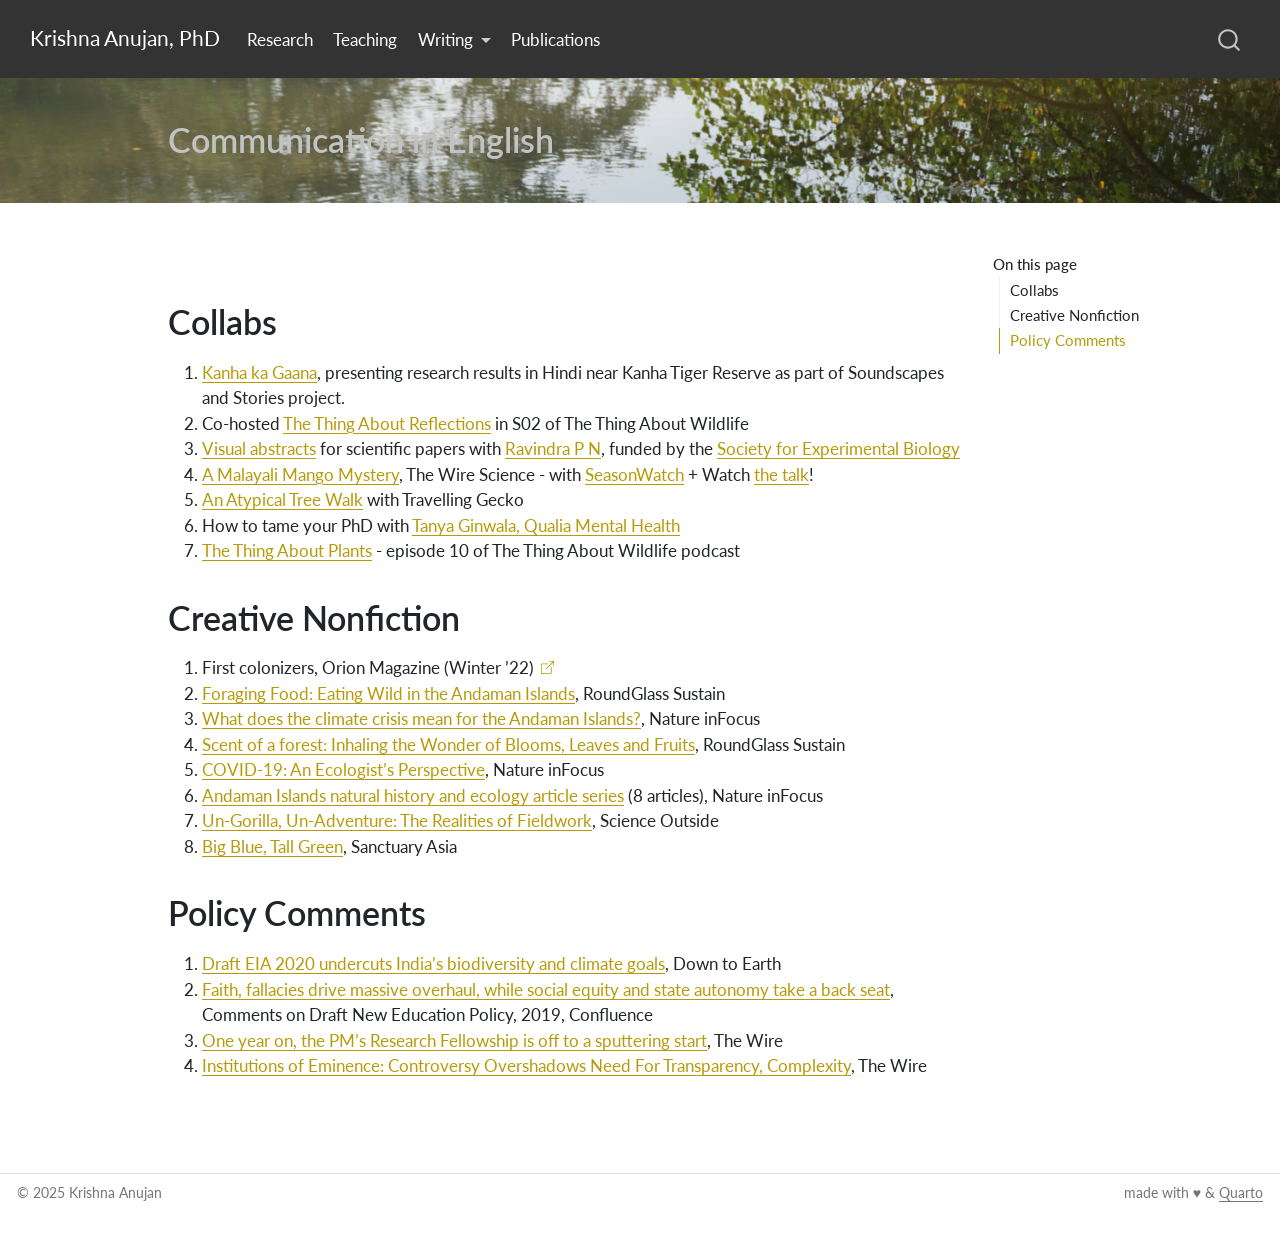
<file: docs/writing.html>
<!DOCTYPE html>
<html xmlns="http://www.w3.org/1999/xhtml" lang="en" xml:lang="en"><head>

<meta charset="utf-8">
<meta name="generator" content="quarto-1.6.40">

<meta name="viewport" content="width=device-width, initial-scale=1.0, user-scalable=yes">

<meta name="description" content="A collection of my science communication, policy comments and creative nonfiction writing in English">

<title>Communication in English – Krishna Anujan, PhD</title>
<style>
code{white-space: pre-wrap;}
span.smallcaps{font-variant: small-caps;}
div.columns{display: flex; gap: min(4vw, 1.5em);}
div.column{flex: auto; overflow-x: auto;}
div.hanging-indent{margin-left: 1.5em; text-indent: -1.5em;}
ul.task-list{list-style: none;}
ul.task-list li input[type="checkbox"] {
  width: 0.8em;
  margin: 0 0.8em 0.2em -1em; /* quarto-specific, see https://github.com/quarto-dev/quarto-cli/issues/4556 */ 
  vertical-align: middle;
}
</style>


<script src="site_libs/quarto-nav/quarto-nav.js"></script>
<script src="site_libs/clipboard/clipboard.min.js"></script>
<script src="site_libs/quarto-search/autocomplete.umd.js"></script>
<script src="site_libs/quarto-search/fuse.min.js"></script>
<script src="site_libs/quarto-search/quarto-search.js"></script>
<meta name="quarto:offset" content="./">
<script src="site_libs/quarto-html/quarto.js"></script>
<script src="site_libs/quarto-html/popper.min.js"></script>
<script src="site_libs/quarto-html/tippy.umd.min.js"></script>
<script src="site_libs/quarto-html/anchor.min.js"></script>
<link href="site_libs/quarto-html/tippy.css" rel="stylesheet">
<link href="site_libs/quarto-html/quarto-syntax-highlighting-549806ee2085284f45b00abea8c6df48.css" rel="stylesheet" id="quarto-text-highlighting-styles">
<script src="site_libs/bootstrap/bootstrap.min.js"></script>
<link href="site_libs/bootstrap/bootstrap-icons.css" rel="stylesheet">
<link href="site_libs/bootstrap/bootstrap-e8a2b9d42ad9f5bc5cf242f062591f68.min.css" rel="stylesheet" append-hash="true" id="quarto-bootstrap" data-mode="light">
<script src="site_libs/quarto-contrib/iconify-2.1.0/iconify-icon.min.js"></script>
<script id="quarto-search-options" type="application/json">{
  "location": "navbar",
  "copy-button": false,
  "collapse-after": 3,
  "panel-placement": "end",
  "type": "overlay",
  "limit": 50,
  "keyboard-shortcut": [
    "f",
    "/",
    "s"
  ],
  "show-item-context": false,
  "language": {
    "search-no-results-text": "No results",
    "search-matching-documents-text": "matching documents",
    "search-copy-link-title": "Copy link to search",
    "search-hide-matches-text": "Hide additional matches",
    "search-more-match-text": "more match in this document",
    "search-more-matches-text": "more matches in this document",
    "search-clear-button-title": "Clear",
    "search-text-placeholder": "",
    "search-detached-cancel-button-title": "Cancel",
    "search-submit-button-title": "Submit",
    "search-label": "Search"
  }
}</script>
<script async="" src="https://www.googletagmanager.com/gtag/js?id=G-GZK4DVYK6T"></script>

<script type="text/javascript">

window.dataLayer = window.dataLayer || [];
function gtag(){dataLayer.push(arguments);}
gtag('js', new Date());
gtag('config', 'G-GZK4DVYK6T', { 'anonymize_ip': true});
</script>
<style>

      .quarto-title-block .quarto-title-banner {
        background-image: url(files/profiles/reflection.jpg);
background-size: cover;
      }
</style>


<link rel="stylesheet" href="styles.css">
</head>

<body class="nav-fixed">

<div id="quarto-search-results"></div>
  <header id="quarto-header" class="headroom fixed-top quarto-banner">
    <nav class="navbar navbar-expand-lg " data-bs-theme="dark">
      <div class="navbar-container container-fluid">
      <div class="navbar-brand-container mx-auto">
    <a class="navbar-brand" href="./index.html">
    <span class="navbar-title">Krishna Anujan, PhD</span>
    </a>
  </div>
            <div id="quarto-search" class="" title="Search"></div>
          <button class="navbar-toggler" type="button" data-bs-toggle="collapse" data-bs-target="#navbarCollapse" aria-controls="navbarCollapse" role="menu" aria-expanded="false" aria-label="Toggle navigation" onclick="if (window.quartoToggleHeadroom) { window.quartoToggleHeadroom(); }">
  <span class="navbar-toggler-icon"></span>
</button>
          <div class="collapse navbar-collapse" id="navbarCollapse">
            <ul class="navbar-nav navbar-nav-scroll me-auto">
  <li class="nav-item">
    <a class="nav-link" href="./research.html"> 
<span class="menu-text">Research</span></a>
  </li>  
  <li class="nav-item">
    <a class="nav-link" href="./teaching.html"> 
<span class="menu-text">Teaching</span></a>
  </li>  
  <li class="nav-item dropdown ">
    <a class="nav-link dropdown-toggle" href="#" id="nav-menu-writing" role="link" data-bs-toggle="dropdown" aria-expanded="false">
 <span class="menu-text">Writing</span>
    </a>
    <ul class="dropdown-menu" aria-labelledby="nav-menu-writing">    
        <li>
    <a class="dropdown-item" href="./writing.html">
 <span class="dropdown-text">English</span></a>
  </li>  
        <li>
    <a class="dropdown-item" href="./writing_mal.html">
 <span class="dropdown-text">Malayalam</span></a>
  </li>  
    </ul>
  </li>
  <li class="nav-item">
    <a class="nav-link" href="./publications.html"> 
<span class="menu-text">Publications</span></a>
  </li>  
</ul>
            <ul class="navbar-nav navbar-nav-scroll ms-auto">
  <li class="nav-item">
    <a class="nav-link" href="mailto:anujank@si.edu"> 
<span class="menu-text"><iconify-icon role="img" inline="" icon="bi:envelope" style="font-size: 1.1em;" aria-label="Icon envelope from bi Iconify.design set." title="E-mail"></iconify-icon></span></a>
  </li>  
  <li class="nav-item">
    <a class="nav-link" href="https://github.com/krishnaanujan" rel="me"> 
<span class="menu-text"><iconify-icon role="img" inline="" icon="bi:github" style="font-size: 1.1em;" aria-label="Icon github from bi Iconify.design set." title="GitHub"></iconify-icon></span></a>
  </li>  
</ul>
          </div> <!-- /navcollapse -->
            <div class="quarto-navbar-tools">
</div>
      </div> <!-- /container-fluid -->
    </nav>
</header>
<!-- content -->
<header id="title-block-header" class="quarto-title-block default page-columns page-full">
  <div class="quarto-title-banner page-columns page-full">
    <div class="quarto-title column-body">
      <h1 class="title">Communication in English</h1>
                      </div>
  </div>
    
  
  <div class="quarto-title-meta">

      
    
      
    </div>
    
  
  </header><div id="quarto-content" class="quarto-container page-columns page-rows-contents page-layout-article page-navbar">
<!-- sidebar -->
<!-- margin-sidebar -->
    <div id="quarto-margin-sidebar" class="sidebar margin-sidebar">
        <nav id="TOC" role="doc-toc" class="toc-active">
    <h2 id="toc-title">On this page</h2>
   
  <ul>
  <li><a href="#collabs" id="toc-collabs" class="nav-link active" data-scroll-target="#collabs">Collabs</a></li>
  <li><a href="#creative-nonfiction" id="toc-creative-nonfiction" class="nav-link" data-scroll-target="#creative-nonfiction">Creative Nonfiction</a></li>
  <li><a href="#policy-comments" id="toc-policy-comments" class="nav-link" data-scroll-target="#policy-comments">Policy Comments</a></li>
  </ul>
</nav>
    </div>
<!-- main -->
<main class="content quarto-banner-title-block" id="quarto-document-content">





<style>
  .page_content {
    font-size: 14px; /* Set your desired font size here */
  }
</style>
<section id="collabs" class="level1">
<h1>Collabs</h1>
<ol type="1">
<li><a href="https://youtu.be/FWbZZf3WYP4?si=EJuzKtVIY35H_FGg" target="_blank">Kanha ka Gaana</a>, presenting research results in Hindi near Kanha Tiger Reserve as part of Soundscapes and Stories project.</li>
<li>Co-hosted <a href="https://open.spotify.com/episode/0DZwqrZ27Y4Yb0KnqOrF6f" target="_blank">The Thing About Reflections</a> in S02 of The Thing About Wildlife</li>
<li><a href="https://www.sebiology.org/outreach/public-resources/infographics.html" target="_blank">Visual abstracts</a> for scientific papers with <a href="https://rvndrpn.wixsite.com/ravindra" target="_blank">Ravindra P N</a>, funded by the <a href="https://www.sebiology.org/" target="_blank">Society for Experimental Biology</a></li>
<li><a href="https://science.thewire.in/environment/mango-tree-flowering-pattern-change-seasonwatch/" target="_blank">A Malayali Mango Mystery</a>, The Wire Science - with <a href="http://seasonwatch.in/" target="_blank">SeasonWatch</a> + Watch <a href="https://youtu.be/viT6roHzigY?t=61" target="_blank">the talk</a>!</li>
<li><a href="https://www.thetravelinggecko.com/post/644622324582203392" target="_blank">An Atypical Tree Walk</a> with Travelling Gecko</li>
<li>How to tame your PhD with <a href="https://www.google.com/url?sa=t&amp;rct=j&amp;q=&amp;esrc=s&amp;source=web&amp;cd=&amp;cad=rja&amp;uact=8&amp;ved=2ahUKEwi07re97tjyAhXnqksFHZwmAVYQFnoECAIQAQ&amp;url=https%3A%2F%2Fwww.instagram.com%2Fqualia_mentalhealth%2F%3Fhl%3Den&amp;usg=AOvVaw1iW0M-1Lunt2X886lHncee" target="_blank">Tanya Ginwala, Qualia Mental Health</a></li>
<li><a href="https://anchor.fm/ttaw/episodes/10-The-Thing-about-Plants-with-Krishna-Anujan-e15tsg5" target="_blank">The Thing About Plants</a> - episode 10 of The Thing About Wildlife podcast</li>
</ol>
</section>
<section id="creative-nonfiction" class="level1">
<h1>Creative Nonfiction</h1>
<ol type="1">
<li>First colonizers, Orion Magazine (Winter ’22) <a href="files/pdfs/mold_LOTL_Orion.pdf" class="external" target="_blank"><iconify-icon role="img" inline="" icon="fa6-regular:file-pdf" aria-label="Icon file-pdf from fa6-regular Iconify.design set." title="Icon file-pdf from fa6-regular Iconify.design set."></iconify-icon></a></li>
<li><a href="https://sustain.round.glass/wild-vault/eating-wild-in-the-andaman-islands/" target="_blank">Foraging Food: Eating Wild in the Andaman Islands</a>, RoundGlass Sustain</li>
<li><a href="https://www.natureinfocus.in/call-for-code/what-does-the-climate-crisis-mean-for-the-andaman-islands" target="_blank">What does the climate crisis mean for the Andaman Islands?</a>, Nature inFocus</li>
<li><a href="https://round.glass/sustain/wild-vault/scent-forest/" target="_blank">Scent of a forest: Inhaling the Wonder of Blooms, Leaves and Fruits</a>, RoundGlass Sustain</li>
<li><a href="https://www.natureinfocus.in/trending/covid-19-an-ecologist-s-perspective" target="_blank">COVID-19: An Ecologist’s Perspective</a>, Nature inFocus</li>
<li><a href="https://www.natureinfocus.in/author/krishna-anujan" target="_blank">Andaman Islands natural history and ecology article series</a> (8 articles), Nature inFocus</li>
<li><a href="https://scienceoutside.com/portfolio/un-gorilla-un-adventure/" target="_blank">Un-Gorilla, Un-Adventure: The Realities of Fieldwork</a>, Science Outside</li>
<li><a href="https://sanctuaryasia.com/magazines/features/10648-big-blue-tall-green.html" target="_blank">Big Blue, Tall Green</a>, Sanctuary Asia</li>
</ol>
</section>
<section id="policy-comments" class="level1">
<h1>Policy Comments</h1>
<ol type="1">
<li><a href="https://www.downtoearth.org.in/blog/environment/draft-eia-2020-undercuts-india-s-biodiversity-and-climate-goals-73201" target="_blank">Draft EIA 2020 undercuts India’s biodiversity and climate goals</a>, Down to Earth</li>
<li><a href="http://confluence.ias.ac.in/faith-fallacies-drive-massive-overhaul-while-social-equity-and-state-autonomy-take-a-back-seat/" target="_blank">Faith, fallacies drive massive overhaul, while social equity and state autonomy take a back seat</a>, Comments on Draft New Education Policy, 2019, Confluence</li>
<li><a href="https://thewire.in/the-sciences/the-pms-research-fellowship-is-not-the-hero-that-indian-science-deserves" target="_blank">One year on, the PM’s Research Fellowship is off to a sputtering start</a>, The Wire</li>
<li><a href="https://thewire.in/education/institutions-of-eminence-controversy-overshadows-need-for-transparency-complexity" target="_blank">Institutions of Eminence: Controversy Overshadows Need For Transparency, Complexity</a>, The Wire</li>
</ol>
<!-- Scicomm in Malayalam (translated by Prasanna K Varma)
==========
1. Listening to Pamuk, Swathanthryathinte manifesto
2. Ponnayathellam minnunnumilla, Mathrubhumi weekly
3. Stone, paper, scissors, Mathrubhumi weekly
4. Marangalude maranam, Mathrubhumi weekly
5. Aazhathilulla verukal manju moodunnilla, Mathrubhumi weekly
6. Chaaram puthanja kanalukal, Mathrubhumi weekly
7. Nizhalukalilninnu uyirkkollunna velicham, Mathrubhumi weekly
8. Murivaayile puthumulakal, Mathrubhumi weekly
9. Kaanunna kaadalla kaadu, Mathrubhumi weekly
10. Kadanjedukkunnu kaalam, Mathrubhumi weekly
11. Kaadukal paadunna paattukal, Mathrubhumi weekly
12. Njarambukalkkullile rahasyapravaahangal, Mathrubhumi weekly
13. Remote sensing: oru aakaashakkaazhcha, Mathrubhumi weekly
14. Aarudethaanee kaadukal, Mathrubhumi weekly
15. Urangumbol ningal endu cheyyukayanu, Mathrubhumi weekly
16. Harithatheerangal, carbon neelakal, Mathrubhumi weekly
17. Parinaamathinte parinaamam, Mathrubhumi weekly
18. Kadalukalude kaalaavastha, Mathrubhumi weekly
19. Paristhiti enna sthree, Mathrubhumi weekly
20. Visarjyathinte vila, Mathrubhumi weekly
21. Bhoomiyude samayam kaakkunnavar, Mathrubhumi weekly
22. Coronayilekkulla parinaamangal, Mathrubhumi weekly
23. Maavile maambazhathil nammude pankethra?, Mathrubhumi weekly
24. Locusts, Mathrubhumi weekly
25. Mithayippothiyil ninnu kilirtha kadukal, Mathrubhumi weekly -->
<!-- Birds
=========
1. We published on the status of the little studied Violet Cuckoo in the Andaman Islands.
Sridharan B, Mohanty NP, Anujan K and Nelaballi S. "[Violet Cuckoo Chrysococcyx xanthorhynchus in the Andaman Islands.](https://www.researchgate.net/publication/317036929_Violet_Cuckoo_Chrysococcyx_xanthorhynchus_in_the_Andaman_Islands)" Indian Birds 13.2 (2017): 46-50.
2. Co-created framework and categories for all species of birds sighted in the Andaman Islands for a Migratory Bird Field Guide published by the Department of Environment and Forest, ANI. Collaborator: James Tirkey
3. Regular volunteer for Asian Waterbird Census for the Andaman Islands, for mapping and data management with Andaman Avians Club. -->


</section>

</main> <!-- /main -->
<script id="quarto-html-after-body" type="application/javascript">
window.document.addEventListener("DOMContentLoaded", function (event) {
  const toggleBodyColorMode = (bsSheetEl) => {
    const mode = bsSheetEl.getAttribute("data-mode");
    const bodyEl = window.document.querySelector("body");
    if (mode === "dark") {
      bodyEl.classList.add("quarto-dark");
      bodyEl.classList.remove("quarto-light");
    } else {
      bodyEl.classList.add("quarto-light");
      bodyEl.classList.remove("quarto-dark");
    }
  }
  const toggleBodyColorPrimary = () => {
    const bsSheetEl = window.document.querySelector("link#quarto-bootstrap");
    if (bsSheetEl) {
      toggleBodyColorMode(bsSheetEl);
    }
  }
  toggleBodyColorPrimary();  
  const icon = "";
  const anchorJS = new window.AnchorJS();
  anchorJS.options = {
    placement: 'right',
    icon: icon
  };
  anchorJS.add('.anchored');
  const isCodeAnnotation = (el) => {
    for (const clz of el.classList) {
      if (clz.startsWith('code-annotation-')) {                     
        return true;
      }
    }
    return false;
  }
  const onCopySuccess = function(e) {
    // button target
    const button = e.trigger;
    // don't keep focus
    button.blur();
    // flash "checked"
    button.classList.add('code-copy-button-checked');
    var currentTitle = button.getAttribute("title");
    button.setAttribute("title", "Copied!");
    let tooltip;
    if (window.bootstrap) {
      button.setAttribute("data-bs-toggle", "tooltip");
      button.setAttribute("data-bs-placement", "left");
      button.setAttribute("data-bs-title", "Copied!");
      tooltip = new bootstrap.Tooltip(button, 
        { trigger: "manual", 
          customClass: "code-copy-button-tooltip",
          offset: [0, -8]});
      tooltip.show();    
    }
    setTimeout(function() {
      if (tooltip) {
        tooltip.hide();
        button.removeAttribute("data-bs-title");
        button.removeAttribute("data-bs-toggle");
        button.removeAttribute("data-bs-placement");
      }
      button.setAttribute("title", currentTitle);
      button.classList.remove('code-copy-button-checked');
    }, 1000);
    // clear code selection
    e.clearSelection();
  }
  const getTextToCopy = function(trigger) {
      const codeEl = trigger.previousElementSibling.cloneNode(true);
      for (const childEl of codeEl.children) {
        if (isCodeAnnotation(childEl)) {
          childEl.remove();
        }
      }
      return codeEl.innerText;
  }
  const clipboard = new window.ClipboardJS('.code-copy-button:not([data-in-quarto-modal])', {
    text: getTextToCopy
  });
  clipboard.on('success', onCopySuccess);
  if (window.document.getElementById('quarto-embedded-source-code-modal')) {
    const clipboardModal = new window.ClipboardJS('.code-copy-button[data-in-quarto-modal]', {
      text: getTextToCopy,
      container: window.document.getElementById('quarto-embedded-source-code-modal')
    });
    clipboardModal.on('success', onCopySuccess);
  }
    var localhostRegex = new RegExp(/^(?:http|https):\/\/localhost\:?[0-9]*\//);
    var mailtoRegex = new RegExp(/^mailto:/);
      var filterRegex = new RegExp('/' + window.location.host + '/');
    var isInternal = (href) => {
        return filterRegex.test(href) || localhostRegex.test(href) || mailtoRegex.test(href);
    }
    // Inspect non-navigation links and adorn them if external
 	var links = window.document.querySelectorAll('a[href]:not(.nav-link):not(.navbar-brand):not(.toc-action):not(.sidebar-link):not(.sidebar-item-toggle):not(.pagination-link):not(.no-external):not([aria-hidden]):not(.dropdown-item):not(.quarto-navigation-tool):not(.about-link)');
    for (var i=0; i<links.length; i++) {
      const link = links[i];
      if (!isInternal(link.href)) {
        // undo the damage that might have been done by quarto-nav.js in the case of
        // links that we want to consider external
        if (link.dataset.originalHref !== undefined) {
          link.href = link.dataset.originalHref;
        }
      }
    }
  function tippyHover(el, contentFn, onTriggerFn, onUntriggerFn) {
    const config = {
      allowHTML: true,
      maxWidth: 500,
      delay: 100,
      arrow: false,
      appendTo: function(el) {
          return el.parentElement;
      },
      interactive: true,
      interactiveBorder: 10,
      theme: 'quarto',
      placement: 'bottom-start',
    };
    if (contentFn) {
      config.content = contentFn;
    }
    if (onTriggerFn) {
      config.onTrigger = onTriggerFn;
    }
    if (onUntriggerFn) {
      config.onUntrigger = onUntriggerFn;
    }
    window.tippy(el, config); 
  }
  const noterefs = window.document.querySelectorAll('a[role="doc-noteref"]');
  for (var i=0; i<noterefs.length; i++) {
    const ref = noterefs[i];
    tippyHover(ref, function() {
      // use id or data attribute instead here
      let href = ref.getAttribute('data-footnote-href') || ref.getAttribute('href');
      try { href = new URL(href).hash; } catch {}
      const id = href.replace(/^#\/?/, "");
      const note = window.document.getElementById(id);
      if (note) {
        return note.innerHTML;
      } else {
        return "";
      }
    });
  }
  const xrefs = window.document.querySelectorAll('a.quarto-xref');
  const processXRef = (id, note) => {
    // Strip column container classes
    const stripColumnClz = (el) => {
      el.classList.remove("page-full", "page-columns");
      if (el.children) {
        for (const child of el.children) {
          stripColumnClz(child);
        }
      }
    }
    stripColumnClz(note)
    if (id === null || id.startsWith('sec-')) {
      // Special case sections, only their first couple elements
      const container = document.createElement("div");
      if (note.children && note.children.length > 2) {
        container.appendChild(note.children[0].cloneNode(true));
        for (let i = 1; i < note.children.length; i++) {
          const child = note.children[i];
          if (child.tagName === "P" && child.innerText === "") {
            continue;
          } else {
            container.appendChild(child.cloneNode(true));
            break;
          }
        }
        if (window.Quarto?.typesetMath) {
          window.Quarto.typesetMath(container);
        }
        return container.innerHTML
      } else {
        if (window.Quarto?.typesetMath) {
          window.Quarto.typesetMath(note);
        }
        return note.innerHTML;
      }
    } else {
      // Remove any anchor links if they are present
      const anchorLink = note.querySelector('a.anchorjs-link');
      if (anchorLink) {
        anchorLink.remove();
      }
      if (window.Quarto?.typesetMath) {
        window.Quarto.typesetMath(note);
      }
      if (note.classList.contains("callout")) {
        return note.outerHTML;
      } else {
        return note.innerHTML;
      }
    }
  }
  for (var i=0; i<xrefs.length; i++) {
    const xref = xrefs[i];
    tippyHover(xref, undefined, function(instance) {
      instance.disable();
      let url = xref.getAttribute('href');
      let hash = undefined; 
      if (url.startsWith('#')) {
        hash = url;
      } else {
        try { hash = new URL(url).hash; } catch {}
      }
      if (hash) {
        const id = hash.replace(/^#\/?/, "");
        const note = window.document.getElementById(id);
        if (note !== null) {
          try {
            const html = processXRef(id, note.cloneNode(true));
            instance.setContent(html);
          } finally {
            instance.enable();
            instance.show();
          }
        } else {
          // See if we can fetch this
          fetch(url.split('#')[0])
          .then(res => res.text())
          .then(html => {
            const parser = new DOMParser();
            const htmlDoc = parser.parseFromString(html, "text/html");
            const note = htmlDoc.getElementById(id);
            if (note !== null) {
              const html = processXRef(id, note);
              instance.setContent(html);
            } 
          }).finally(() => {
            instance.enable();
            instance.show();
          });
        }
      } else {
        // See if we can fetch a full url (with no hash to target)
        // This is a special case and we should probably do some content thinning / targeting
        fetch(url)
        .then(res => res.text())
        .then(html => {
          const parser = new DOMParser();
          const htmlDoc = parser.parseFromString(html, "text/html");
          const note = htmlDoc.querySelector('main.content');
          if (note !== null) {
            // This should only happen for chapter cross references
            // (since there is no id in the URL)
            // remove the first header
            if (note.children.length > 0 && note.children[0].tagName === "HEADER") {
              note.children[0].remove();
            }
            const html = processXRef(null, note);
            instance.setContent(html);
          } 
        }).finally(() => {
          instance.enable();
          instance.show();
        });
      }
    }, function(instance) {
    });
  }
      let selectedAnnoteEl;
      const selectorForAnnotation = ( cell, annotation) => {
        let cellAttr = 'data-code-cell="' + cell + '"';
        let lineAttr = 'data-code-annotation="' +  annotation + '"';
        const selector = 'span[' + cellAttr + '][' + lineAttr + ']';
        return selector;
      }
      const selectCodeLines = (annoteEl) => {
        const doc = window.document;
        const targetCell = annoteEl.getAttribute("data-target-cell");
        const targetAnnotation = annoteEl.getAttribute("data-target-annotation");
        const annoteSpan = window.document.querySelector(selectorForAnnotation(targetCell, targetAnnotation));
        const lines = annoteSpan.getAttribute("data-code-lines").split(",");
        const lineIds = lines.map((line) => {
          return targetCell + "-" + line;
        })
        let top = null;
        let height = null;
        let parent = null;
        if (lineIds.length > 0) {
            //compute the position of the single el (top and bottom and make a div)
            const el = window.document.getElementById(lineIds[0]);
            top = el.offsetTop;
            height = el.offsetHeight;
            parent = el.parentElement.parentElement;
          if (lineIds.length > 1) {
            const lastEl = window.document.getElementById(lineIds[lineIds.length - 1]);
            const bottom = lastEl.offsetTop + lastEl.offsetHeight;
            height = bottom - top;
          }
          if (top !== null && height !== null && parent !== null) {
            // cook up a div (if necessary) and position it 
            let div = window.document.getElementById("code-annotation-line-highlight");
            if (div === null) {
              div = window.document.createElement("div");
              div.setAttribute("id", "code-annotation-line-highlight");
              div.style.position = 'absolute';
              parent.appendChild(div);
            }
            div.style.top = top - 2 + "px";
            div.style.height = height + 4 + "px";
            div.style.left = 0;
            let gutterDiv = window.document.getElementById("code-annotation-line-highlight-gutter");
            if (gutterDiv === null) {
              gutterDiv = window.document.createElement("div");
              gutterDiv.setAttribute("id", "code-annotation-line-highlight-gutter");
              gutterDiv.style.position = 'absolute';
              const codeCell = window.document.getElementById(targetCell);
              const gutter = codeCell.querySelector('.code-annotation-gutter');
              gutter.appendChild(gutterDiv);
            }
            gutterDiv.style.top = top - 2 + "px";
            gutterDiv.style.height = height + 4 + "px";
          }
          selectedAnnoteEl = annoteEl;
        }
      };
      const unselectCodeLines = () => {
        const elementsIds = ["code-annotation-line-highlight", "code-annotation-line-highlight-gutter"];
        elementsIds.forEach((elId) => {
          const div = window.document.getElementById(elId);
          if (div) {
            div.remove();
          }
        });
        selectedAnnoteEl = undefined;
      };
        // Handle positioning of the toggle
    window.addEventListener(
      "resize",
      throttle(() => {
        elRect = undefined;
        if (selectedAnnoteEl) {
          selectCodeLines(selectedAnnoteEl);
        }
      }, 10)
    );
    function throttle(fn, ms) {
    let throttle = false;
    let timer;
      return (...args) => {
        if(!throttle) { // first call gets through
            fn.apply(this, args);
            throttle = true;
        } else { // all the others get throttled
            if(timer) clearTimeout(timer); // cancel #2
            timer = setTimeout(() => {
              fn.apply(this, args);
              timer = throttle = false;
            }, ms);
        }
      };
    }
      // Attach click handler to the DT
      const annoteDls = window.document.querySelectorAll('dt[data-target-cell]');
      for (const annoteDlNode of annoteDls) {
        annoteDlNode.addEventListener('click', (event) => {
          const clickedEl = event.target;
          if (clickedEl !== selectedAnnoteEl) {
            unselectCodeLines();
            const activeEl = window.document.querySelector('dt[data-target-cell].code-annotation-active');
            if (activeEl) {
              activeEl.classList.remove('code-annotation-active');
            }
            selectCodeLines(clickedEl);
            clickedEl.classList.add('code-annotation-active');
          } else {
            // Unselect the line
            unselectCodeLines();
            clickedEl.classList.remove('code-annotation-active');
          }
        });
      }
  const findCites = (el) => {
    const parentEl = el.parentElement;
    if (parentEl) {
      const cites = parentEl.dataset.cites;
      if (cites) {
        return {
          el,
          cites: cites.split(' ')
        };
      } else {
        return findCites(el.parentElement)
      }
    } else {
      return undefined;
    }
  };
  var bibliorefs = window.document.querySelectorAll('a[role="doc-biblioref"]');
  for (var i=0; i<bibliorefs.length; i++) {
    const ref = bibliorefs[i];
    const citeInfo = findCites(ref);
    if (citeInfo) {
      tippyHover(citeInfo.el, function() {
        var popup = window.document.createElement('div');
        citeInfo.cites.forEach(function(cite) {
          var citeDiv = window.document.createElement('div');
          citeDiv.classList.add('hanging-indent');
          citeDiv.classList.add('csl-entry');
          var biblioDiv = window.document.getElementById('ref-' + cite);
          if (biblioDiv) {
            citeDiv.innerHTML = biblioDiv.innerHTML;
          }
          popup.appendChild(citeDiv);
        });
        return popup.innerHTML;
      });
    }
  }
});
</script>
</div> <!-- /content -->
<footer class="footer">
  <div class="nav-footer">
    <div class="nav-footer-left">
<p>© 2025 Krishna Anujan</p>
</div>   
    <div class="nav-footer-center">
      &nbsp;
    </div>
    <div class="nav-footer-right">
<p>made with ︎♥️ &amp; <a href="https://quarto.org">Quarto</a></p>
</div>
  </div>
</footer>




</body></html>
</file>
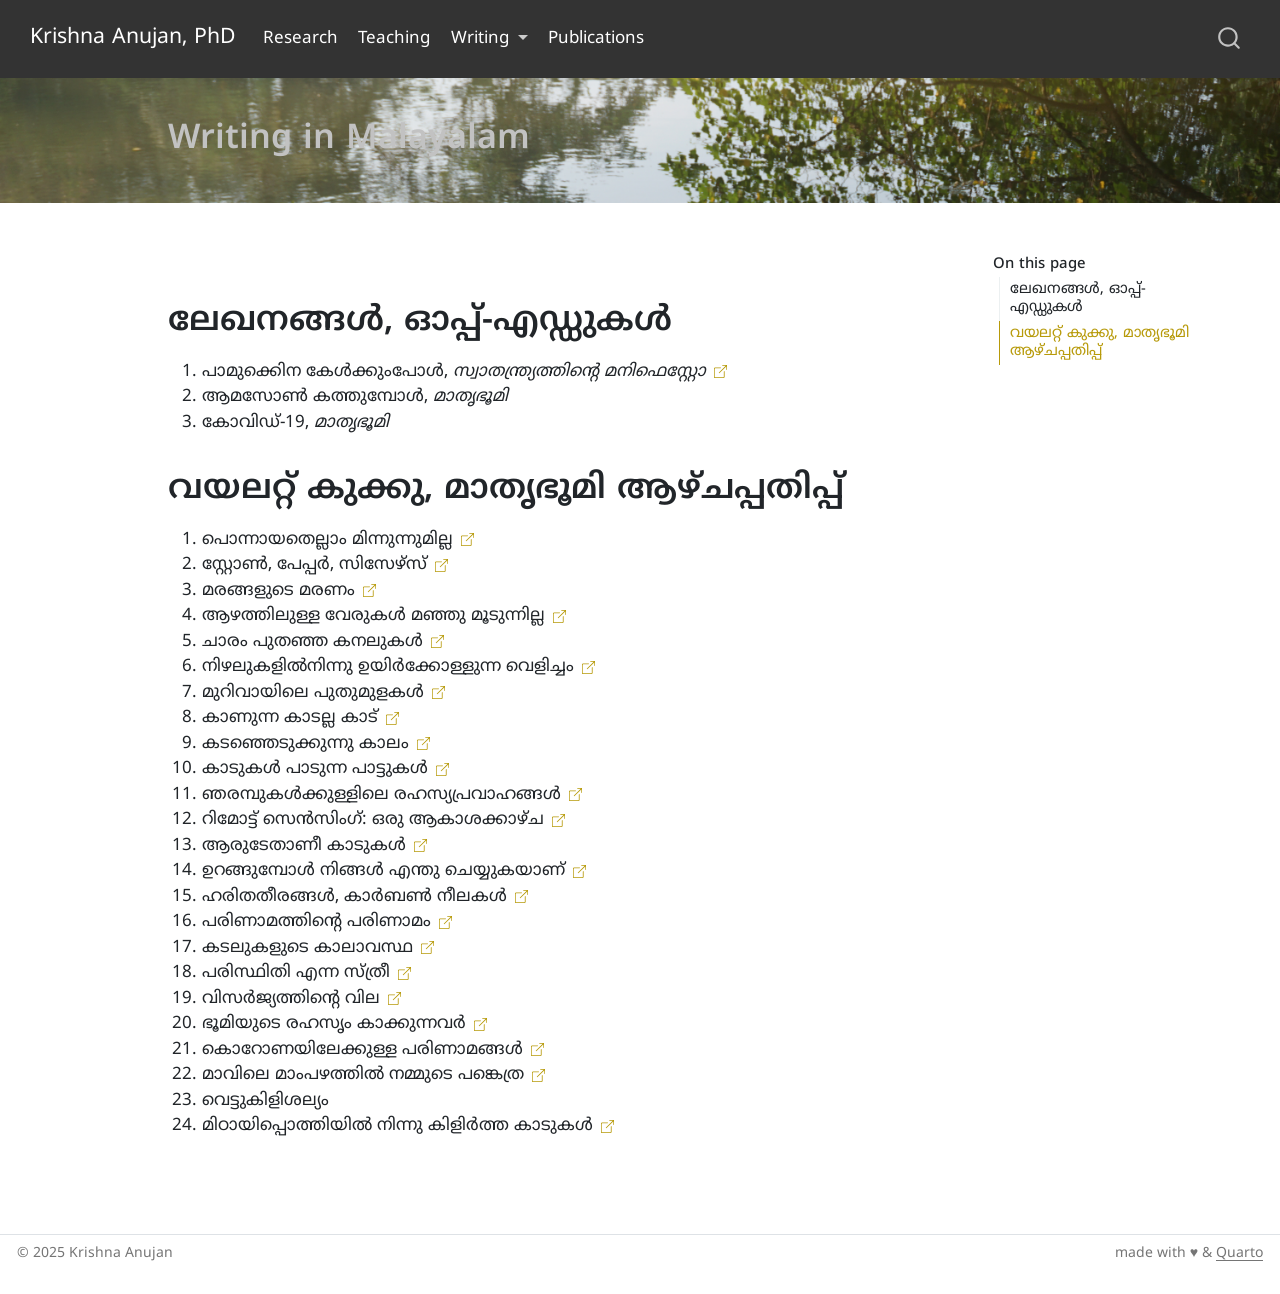
<file: docs/writing_mal.html>
<!DOCTYPE html>
<html xmlns="http://www.w3.org/1999/xhtml" lang="en" xml:lang="en"><head>

<meta charset="utf-8">
<meta name="generator" content="quarto-1.6.40">

<meta name="viewport" content="width=device-width, initial-scale=1.0, user-scalable=yes">

<meta name="description" content="A collection of my science writing in Malayalam">

<title>Writing in Malayalam – Krishna Anujan, PhD</title>
<style>
code{white-space: pre-wrap;}
span.smallcaps{font-variant: small-caps;}
div.columns{display: flex; gap: min(4vw, 1.5em);}
div.column{flex: auto; overflow-x: auto;}
div.hanging-indent{margin-left: 1.5em; text-indent: -1.5em;}
ul.task-list{list-style: none;}
ul.task-list li input[type="checkbox"] {
  width: 0.8em;
  margin: 0 0.8em 0.2em -1em; /* quarto-specific, see https://github.com/quarto-dev/quarto-cli/issues/4556 */ 
  vertical-align: middle;
}
</style>


<script src="site_libs/quarto-nav/quarto-nav.js"></script>
<script src="site_libs/clipboard/clipboard.min.js"></script>
<script src="site_libs/quarto-search/autocomplete.umd.js"></script>
<script src="site_libs/quarto-search/fuse.min.js"></script>
<script src="site_libs/quarto-search/quarto-search.js"></script>
<meta name="quarto:offset" content="./">
<script src="site_libs/quarto-html/quarto.js"></script>
<script src="site_libs/quarto-html/popper.min.js"></script>
<script src="site_libs/quarto-html/tippy.umd.min.js"></script>
<script src="site_libs/quarto-html/anchor.min.js"></script>
<link href="site_libs/quarto-html/tippy.css" rel="stylesheet">
<link href="site_libs/quarto-html/quarto-syntax-highlighting-549806ee2085284f45b00abea8c6df48.css" rel="stylesheet" id="quarto-text-highlighting-styles">
<script src="site_libs/bootstrap/bootstrap.min.js"></script>
<link href="site_libs/bootstrap/bootstrap-icons.css" rel="stylesheet">
<link href="site_libs/bootstrap/bootstrap-e8a2b9d42ad9f5bc5cf242f062591f68.min.css" rel="stylesheet" append-hash="true" id="quarto-bootstrap" data-mode="light">
<script src="site_libs/quarto-contrib/iconify-2.1.0/iconify-icon.min.js"></script>
<script id="quarto-search-options" type="application/json">{
  "location": "navbar",
  "copy-button": false,
  "collapse-after": 3,
  "panel-placement": "end",
  "type": "overlay",
  "limit": 50,
  "keyboard-shortcut": [
    "f",
    "/",
    "s"
  ],
  "show-item-context": false,
  "language": {
    "search-no-results-text": "No results",
    "search-matching-documents-text": "matching documents",
    "search-copy-link-title": "Copy link to search",
    "search-hide-matches-text": "Hide additional matches",
    "search-more-match-text": "more match in this document",
    "search-more-matches-text": "more matches in this document",
    "search-clear-button-title": "Clear",
    "search-text-placeholder": "",
    "search-detached-cancel-button-title": "Cancel",
    "search-submit-button-title": "Submit",
    "search-label": "Search"
  }
}</script>
<script async="" src="https://www.googletagmanager.com/gtag/js?id=G-GZK4DVYK6T"></script>

<script type="text/javascript">

window.dataLayer = window.dataLayer || [];
function gtag(){dataLayer.push(arguments);}
gtag('js', new Date());
gtag('config', 'G-GZK4DVYK6T', { 'anonymize_ip': true});
</script>
<style>

      .quarto-title-block .quarto-title-banner {
        background-image: url(files/profiles/reflection.jpg);
background-size: cover;
      }
</style>


<link rel="stylesheet" href="styles.css">
<link rel="stylesheet" href="mal.css">
</head>

<body class="nav-fixed">

<div id="quarto-search-results"></div>
  <header id="quarto-header" class="headroom fixed-top quarto-banner">
    <nav class="navbar navbar-expand-lg " data-bs-theme="dark">
      <div class="navbar-container container-fluid">
      <div class="navbar-brand-container mx-auto">
    <a class="navbar-brand" href="./index.html">
    <span class="navbar-title">Krishna Anujan, PhD</span>
    </a>
  </div>
            <div id="quarto-search" class="" title="Search"></div>
          <button class="navbar-toggler" type="button" data-bs-toggle="collapse" data-bs-target="#navbarCollapse" aria-controls="navbarCollapse" role="menu" aria-expanded="false" aria-label="Toggle navigation" onclick="if (window.quartoToggleHeadroom) { window.quartoToggleHeadroom(); }">
  <span class="navbar-toggler-icon"></span>
</button>
          <div class="collapse navbar-collapse" id="navbarCollapse">
            <ul class="navbar-nav navbar-nav-scroll me-auto">
  <li class="nav-item">
    <a class="nav-link" href="./research.html"> 
<span class="menu-text">Research</span></a>
  </li>  
  <li class="nav-item">
    <a class="nav-link" href="./teaching.html"> 
<span class="menu-text">Teaching</span></a>
  </li>  
  <li class="nav-item dropdown ">
    <a class="nav-link dropdown-toggle" href="#" id="nav-menu-writing" role="link" data-bs-toggle="dropdown" aria-expanded="false">
 <span class="menu-text">Writing</span>
    </a>
    <ul class="dropdown-menu" aria-labelledby="nav-menu-writing">    
        <li>
    <a class="dropdown-item" href="./writing.html">
 <span class="dropdown-text">English</span></a>
  </li>  
        <li>
    <a class="dropdown-item" href="./writing_mal.html">
 <span class="dropdown-text">Malayalam</span></a>
  </li>  
    </ul>
  </li>
  <li class="nav-item">
    <a class="nav-link" href="./publications.html"> 
<span class="menu-text">Publications</span></a>
  </li>  
</ul>
            <ul class="navbar-nav navbar-nav-scroll ms-auto">
  <li class="nav-item">
    <a class="nav-link" href="mailto:anujank@si.edu"> 
<span class="menu-text"><iconify-icon role="img" inline="" icon="bi:envelope" style="font-size: 1.1em;" aria-label="Icon envelope from bi Iconify.design set." title="E-mail"></iconify-icon></span></a>
  </li>  
  <li class="nav-item">
    <a class="nav-link" href="https://github.com/krishnaanujan" rel="me"> 
<span class="menu-text"><iconify-icon role="img" inline="" icon="bi:github" style="font-size: 1.1em;" aria-label="Icon github from bi Iconify.design set." title="GitHub"></iconify-icon></span></a>
  </li>  
</ul>
          </div> <!-- /navcollapse -->
            <div class="quarto-navbar-tools">
</div>
      </div> <!-- /container-fluid -->
    </nav>
</header>
<!-- content -->
<header id="title-block-header" class="quarto-title-block default page-columns page-full">
  <div class="quarto-title-banner page-columns page-full">
    <div class="quarto-title column-body">
      <h1 class="title">Writing in Malayalam</h1>
                      </div>
  </div>
    
  
  <div class="quarto-title-meta">

      
    
      
    </div>
    
  
  </header><div id="quarto-content" class="quarto-container page-columns page-rows-contents page-layout-article page-navbar">
<!-- sidebar -->
<!-- margin-sidebar -->
    <div id="quarto-margin-sidebar" class="sidebar margin-sidebar">
        <nav id="TOC" role="doc-toc" class="toc-active">
    <h2 id="toc-title">On this page</h2>
   
  <ul>
  <li><a href="#ലഖനങങൾ-ഓപപ-എഡഡകൾ" id="toc-ലഖനങങൾ-ഓപപ-എഡഡകൾ" class="nav-link active" data-scroll-target="#ലഖനങങൾ-ഓപപ-എഡഡകൾ">ലേഖനങ്ങൾ, ഓപ്പ്-എഡ്ഡുകൾ</a></li>
  <li><a href="#വയലററ-കകക-മതഭമ-ആഴചപപതപപ" id="toc-വയലററ-കകക-മതഭമ-ആഴചപപതപപ" class="nav-link" data-scroll-target="#വയലററ-കകക-മതഭമ-ആഴചപപതപപ">വയലറ്റ് കുക്കു, മാതൃഭൂമി ആഴ്ചപ്പതിപ്പ്</a></li>
  </ul>
</nav>
    </div>
<!-- main -->
<main class="content quarto-banner-title-block" id="quarto-document-content">





<section id="ലഖനങങൾ-ഓപപ-എഡഡകൾ" class="level1">
<h1>ലേഖനങ്ങൾ, ഓപ്പ്-എഡ്ഡുകൾ</h1>
<ol type="1">
<li>പാമുക്കിെന കേൾക്കുംപോൾ, <em>സ്വാതന്ത്ര്യത്തിന്റെ മനിഫെസ്റ്റോ</em> <a href="files/pdfs/manifesto_krishna.pdf" class="external" target="_blank"><iconify-icon role="img" inline="" icon="fa6-regular:file-pdf" aria-label="Icon file-pdf from fa6-regular Iconify.design set." title="Icon file-pdf from fa6-regular Iconify.design set."></iconify-icon></a></li>
<li>ആമസോൺ കത്തുമ്പോൾ, <em>മാതൃഭൂമി</em></li>
<li>കോവിഡ്-19, <em>മാതൃഭൂമി</em></li>
</ol>
</section>
<section id="വയലററ-കകക-മതഭമ-ആഴചപപതപപ" class="level1">
<h1>വയലറ്റ് കുക്കു, മാതൃഭൂമി ആഴ്ചപ്പതിപ്പ്</h1>
<ol type="1">
<li>പൊന്നായതെല്ലാം മിന്നുന്നുമില്ല <a href="files/pdfs/violetcuckoo_1.pdf" class="external" target="_blank"><iconify-icon role="img" inline="" icon="fa6-regular:file-pdf" aria-label="Icon file-pdf from fa6-regular Iconify.design set." title="Icon file-pdf from fa6-regular Iconify.design set."></iconify-icon></a></li>
<li>സ്റ്റോൺ, പേപ്പർ, സിസേഴ്സ് <a href="files/pdfs/violetcuckoo_2.pdf" class="external" target="_blank"><iconify-icon role="img" inline="" icon="fa6-regular:file-pdf" aria-label="Icon file-pdf from fa6-regular Iconify.design set." title="Icon file-pdf from fa6-regular Iconify.design set."></iconify-icon></a></li>
<li>മരങ്ങളുടെ മരണം <a href="files/pdfs/violetcuckoo_3.pdf" class="external" target="_blank"><iconify-icon role="img" inline="" icon="fa6-regular:file-pdf" aria-label="Icon file-pdf from fa6-regular Iconify.design set." title="Icon file-pdf from fa6-regular Iconify.design set."></iconify-icon></a></li>
<li>ആഴത്തിലുള്ള വേരുകൾ മഞ്ഞു മൂടുന്നില്ല <a href="files/pdfs/violetcuckoo_4.pdf" class="external" target="_blank"><iconify-icon role="img" inline="" icon="fa6-regular:file-pdf" aria-label="Icon file-pdf from fa6-regular Iconify.design set." title="Icon file-pdf from fa6-regular Iconify.design set."></iconify-icon></a></li>
<li>ചാരം പുതഞ്ഞ കനലുകൾ <a href="files/pdfs/violetcuckoo_5.pdf" class="external" target="_blank"><iconify-icon role="img" inline="" icon="fa6-regular:file-pdf" aria-label="Icon file-pdf from fa6-regular Iconify.design set." title="Icon file-pdf from fa6-regular Iconify.design set."></iconify-icon></a></li>
<li>നിഴലുകളിൽനിന്നു ഉയിർക്കോള്ളുന്ന വെളിച്ചം <a href="files/pdfs/violetcuckoo_6.pdf" class="external" target="_blank"><iconify-icon role="img" inline="" icon="fa6-regular:file-pdf" aria-label="Icon file-pdf from fa6-regular Iconify.design set." title="Icon file-pdf from fa6-regular Iconify.design set."></iconify-icon></a></li>
<li>മുറിവായിലെ പുതുമുളകൾ <a href="files/pdfs/violetcuckoo_7.pdf" class="external" target="_blank"><iconify-icon role="img" inline="" icon="fa6-regular:file-pdf" aria-label="Icon file-pdf from fa6-regular Iconify.design set." title="Icon file-pdf from fa6-regular Iconify.design set."></iconify-icon></a></li>
<li>കാണുന്ന കാടല്ല കാട് <a href="files/pdfs/violetcuckoo_8.pdf" class="external" target="_blank"><iconify-icon role="img" inline="" icon="fa6-regular:file-pdf" aria-label="Icon file-pdf from fa6-regular Iconify.design set." title="Icon file-pdf from fa6-regular Iconify.design set."></iconify-icon></a></li>
<li>കടഞ്ഞെടുക്കുന്നു കാലം <a href="files/pdfs/violetcuckoo_9.pdf" class="external" target="_blank"><iconify-icon role="img" inline="" icon="fa6-regular:file-pdf" aria-label="Icon file-pdf from fa6-regular Iconify.design set." title="Icon file-pdf from fa6-regular Iconify.design set."></iconify-icon></a></li>
<li>കാടുകൾ പാടുന്ന പാട്ടുകൾ <a href="files/pdfs/violetcuckoo_10.pdf" class="external" target="_blank"><iconify-icon role="img" inline="" icon="fa6-regular:file-pdf" aria-label="Icon file-pdf from fa6-regular Iconify.design set." title="Icon file-pdf from fa6-regular Iconify.design set."></iconify-icon></a></li>
<li>ഞരമ്പുകൾക്കുള്ളിലെ രഹസ്യപ്രവാഹങ്ങൾ <a href="files/pdfs/violetcuckoo_11.pdf" class="external" target="_blank"><iconify-icon role="img" inline="" icon="fa6-regular:file-pdf" aria-label="Icon file-pdf from fa6-regular Iconify.design set." title="Icon file-pdf from fa6-regular Iconify.design set."></iconify-icon></a></li>
<li>റിമോട്ട് സെൻസിംഗ്: ഒരു ആകാശക്കാഴ്ച <a href="files/pdfs/violetcuckoo_12.pdf" class="external" target="_blank"><iconify-icon role="img" inline="" icon="fa6-regular:file-pdf" aria-label="Icon file-pdf from fa6-regular Iconify.design set." title="Icon file-pdf from fa6-regular Iconify.design set."></iconify-icon></a></li>
<li>ആരുടേതാണീ കാടുകൾ <a href="files/pdfs/violetcuckoo_13.pdf" class="external" target="_blank"><iconify-icon role="img" inline="" icon="fa6-regular:file-pdf" aria-label="Icon file-pdf from fa6-regular Iconify.design set." title="Icon file-pdf from fa6-regular Iconify.design set."></iconify-icon></a></li>
<li>ഉറങ്ങുമ്പോൾ നിങ്ങൾ എന്തു ചെയ്യുകയാണ് <a href="files/pdfs/violetcuckoo_14.pdf" class="external" target="_blank"><iconify-icon role="img" inline="" icon="fa6-regular:file-pdf" aria-label="Icon file-pdf from fa6-regular Iconify.design set." title="Icon file-pdf from fa6-regular Iconify.design set."></iconify-icon></a></li>
<li>ഹരിതതീരങ്ങൾ, കാർബൺ നീലകൾ <a href="files/pdfs/violetcuckoo_15.pdf" class="external" target="_blank"><iconify-icon role="img" inline="" icon="fa6-regular:file-pdf" aria-label="Icon file-pdf from fa6-regular Iconify.design set." title="Icon file-pdf from fa6-regular Iconify.design set."></iconify-icon></a></li>
<li>പരിണാമത്തിന്റെ പരിണാമം <a href="files/pdfs/violetcuckoo_16.pdf" class="external" target="_blank"><iconify-icon role="img" inline="" icon="fa6-regular:file-pdf" aria-label="Icon file-pdf from fa6-regular Iconify.design set." title="Icon file-pdf from fa6-regular Iconify.design set."></iconify-icon></a></li>
<li>കടലുകളുടെ കാലാവസ്ഥ <a href="files/pdfs/violetcuckoo_17.pdf" class="external" target="_blank"><iconify-icon role="img" inline="" icon="fa6-regular:file-pdf" aria-label="Icon file-pdf from fa6-regular Iconify.design set." title="Icon file-pdf from fa6-regular Iconify.design set."></iconify-icon></a></li>
<li>പരിസ്ഥിതി എന്ന സ്ത്രീ <a href="files/pdfs/violetcuckoo_18.pdf" class="external" target="_blank"><iconify-icon role="img" inline="" icon="fa6-regular:file-pdf" aria-label="Icon file-pdf from fa6-regular Iconify.design set." title="Icon file-pdf from fa6-regular Iconify.design set."></iconify-icon></a></li>
<li>വിസര്‍ജ്യത്തിന്റെ വില <a href="files/pdfs/violetcuckoo_19.pdf" class="external" target="_blank"><iconify-icon role="img" inline="" icon="fa6-regular:file-pdf" aria-label="Icon file-pdf from fa6-regular Iconify.design set." title="Icon file-pdf from fa6-regular Iconify.design set."></iconify-icon></a></li>
<li>ഭൂമിയുടെ രഹസൃം കാക്കുന്നവർ <a href="files/pdfs/violetcuckoo_20.pdf" class="external" target="_blank"><iconify-icon role="img" inline="" icon="fa6-regular:file-pdf" aria-label="Icon file-pdf from fa6-regular Iconify.design set." title="Icon file-pdf from fa6-regular Iconify.design set."></iconify-icon></a></li>
<li>കൊറോണയിലേക്കുള്ള പരിണാമങ്ങൾ <a href="files/pdfs/violetcuckoo_21.pdf" class="external" target="_blank"><iconify-icon role="img" inline="" icon="fa6-regular:file-pdf" aria-label="Icon file-pdf from fa6-regular Iconify.design set." title="Icon file-pdf from fa6-regular Iconify.design set."></iconify-icon></a></li>
<li>മാവിലെ മാംപഴത്തിൽ നമ്മുടെ പങ്കെത്ര <a href="files/pdfs/violetcuckoo_22.pdf" class="external" target="_blank"><iconify-icon role="img" inline="" icon="fa6-regular:file-pdf" aria-label="Icon file-pdf from fa6-regular Iconify.design set." title="Icon file-pdf from fa6-regular Iconify.design set."></iconify-icon></a></li>
<li>വെട്ടുകിളിശല്യം</li>
<li>മിഠായിപ്പൊത്തിയിൽ നിന്നു കിളിർത്ത കാടുകൾ <a href="files/pdfs/violetcuckoo_24.pdf" class="external" target="_blank"><iconify-icon role="img" inline="" icon="fa6-regular:file-pdf" aria-label="Icon file-pdf from fa6-regular Iconify.design set." title="Icon file-pdf from fa6-regular Iconify.design set."></iconify-icon></a></li>
</ol>


</section>

</main> <!-- /main -->
<script id="quarto-html-after-body" type="application/javascript">
window.document.addEventListener("DOMContentLoaded", function (event) {
  const toggleBodyColorMode = (bsSheetEl) => {
    const mode = bsSheetEl.getAttribute("data-mode");
    const bodyEl = window.document.querySelector("body");
    if (mode === "dark") {
      bodyEl.classList.add("quarto-dark");
      bodyEl.classList.remove("quarto-light");
    } else {
      bodyEl.classList.add("quarto-light");
      bodyEl.classList.remove("quarto-dark");
    }
  }
  const toggleBodyColorPrimary = () => {
    const bsSheetEl = window.document.querySelector("link#quarto-bootstrap");
    if (bsSheetEl) {
      toggleBodyColorMode(bsSheetEl);
    }
  }
  toggleBodyColorPrimary();  
  const icon = "";
  const anchorJS = new window.AnchorJS();
  anchorJS.options = {
    placement: 'right',
    icon: icon
  };
  anchorJS.add('.anchored');
  const isCodeAnnotation = (el) => {
    for (const clz of el.classList) {
      if (clz.startsWith('code-annotation-')) {                     
        return true;
      }
    }
    return false;
  }
  const onCopySuccess = function(e) {
    // button target
    const button = e.trigger;
    // don't keep focus
    button.blur();
    // flash "checked"
    button.classList.add('code-copy-button-checked');
    var currentTitle = button.getAttribute("title");
    button.setAttribute("title", "Copied!");
    let tooltip;
    if (window.bootstrap) {
      button.setAttribute("data-bs-toggle", "tooltip");
      button.setAttribute("data-bs-placement", "left");
      button.setAttribute("data-bs-title", "Copied!");
      tooltip = new bootstrap.Tooltip(button, 
        { trigger: "manual", 
          customClass: "code-copy-button-tooltip",
          offset: [0, -8]});
      tooltip.show();    
    }
    setTimeout(function() {
      if (tooltip) {
        tooltip.hide();
        button.removeAttribute("data-bs-title");
        button.removeAttribute("data-bs-toggle");
        button.removeAttribute("data-bs-placement");
      }
      button.setAttribute("title", currentTitle);
      button.classList.remove('code-copy-button-checked');
    }, 1000);
    // clear code selection
    e.clearSelection();
  }
  const getTextToCopy = function(trigger) {
      const codeEl = trigger.previousElementSibling.cloneNode(true);
      for (const childEl of codeEl.children) {
        if (isCodeAnnotation(childEl)) {
          childEl.remove();
        }
      }
      return codeEl.innerText;
  }
  const clipboard = new window.ClipboardJS('.code-copy-button:not([data-in-quarto-modal])', {
    text: getTextToCopy
  });
  clipboard.on('success', onCopySuccess);
  if (window.document.getElementById('quarto-embedded-source-code-modal')) {
    const clipboardModal = new window.ClipboardJS('.code-copy-button[data-in-quarto-modal]', {
      text: getTextToCopy,
      container: window.document.getElementById('quarto-embedded-source-code-modal')
    });
    clipboardModal.on('success', onCopySuccess);
  }
    var localhostRegex = new RegExp(/^(?:http|https):\/\/localhost\:?[0-9]*\//);
    var mailtoRegex = new RegExp(/^mailto:/);
      var filterRegex = new RegExp('/' + window.location.host + '/');
    var isInternal = (href) => {
        return filterRegex.test(href) || localhostRegex.test(href) || mailtoRegex.test(href);
    }
    // Inspect non-navigation links and adorn them if external
 	var links = window.document.querySelectorAll('a[href]:not(.nav-link):not(.navbar-brand):not(.toc-action):not(.sidebar-link):not(.sidebar-item-toggle):not(.pagination-link):not(.no-external):not([aria-hidden]):not(.dropdown-item):not(.quarto-navigation-tool):not(.about-link)');
    for (var i=0; i<links.length; i++) {
      const link = links[i];
      if (!isInternal(link.href)) {
        // undo the damage that might have been done by quarto-nav.js in the case of
        // links that we want to consider external
        if (link.dataset.originalHref !== undefined) {
          link.href = link.dataset.originalHref;
        }
      }
    }
  function tippyHover(el, contentFn, onTriggerFn, onUntriggerFn) {
    const config = {
      allowHTML: true,
      maxWidth: 500,
      delay: 100,
      arrow: false,
      appendTo: function(el) {
          return el.parentElement;
      },
      interactive: true,
      interactiveBorder: 10,
      theme: 'quarto',
      placement: 'bottom-start',
    };
    if (contentFn) {
      config.content = contentFn;
    }
    if (onTriggerFn) {
      config.onTrigger = onTriggerFn;
    }
    if (onUntriggerFn) {
      config.onUntrigger = onUntriggerFn;
    }
    window.tippy(el, config); 
  }
  const noterefs = window.document.querySelectorAll('a[role="doc-noteref"]');
  for (var i=0; i<noterefs.length; i++) {
    const ref = noterefs[i];
    tippyHover(ref, function() {
      // use id or data attribute instead here
      let href = ref.getAttribute('data-footnote-href') || ref.getAttribute('href');
      try { href = new URL(href).hash; } catch {}
      const id = href.replace(/^#\/?/, "");
      const note = window.document.getElementById(id);
      if (note) {
        return note.innerHTML;
      } else {
        return "";
      }
    });
  }
  const xrefs = window.document.querySelectorAll('a.quarto-xref');
  const processXRef = (id, note) => {
    // Strip column container classes
    const stripColumnClz = (el) => {
      el.classList.remove("page-full", "page-columns");
      if (el.children) {
        for (const child of el.children) {
          stripColumnClz(child);
        }
      }
    }
    stripColumnClz(note)
    if (id === null || id.startsWith('sec-')) {
      // Special case sections, only their first couple elements
      const container = document.createElement("div");
      if (note.children && note.children.length > 2) {
        container.appendChild(note.children[0].cloneNode(true));
        for (let i = 1; i < note.children.length; i++) {
          const child = note.children[i];
          if (child.tagName === "P" && child.innerText === "") {
            continue;
          } else {
            container.appendChild(child.cloneNode(true));
            break;
          }
        }
        if (window.Quarto?.typesetMath) {
          window.Quarto.typesetMath(container);
        }
        return container.innerHTML
      } else {
        if (window.Quarto?.typesetMath) {
          window.Quarto.typesetMath(note);
        }
        return note.innerHTML;
      }
    } else {
      // Remove any anchor links if they are present
      const anchorLink = note.querySelector('a.anchorjs-link');
      if (anchorLink) {
        anchorLink.remove();
      }
      if (window.Quarto?.typesetMath) {
        window.Quarto.typesetMath(note);
      }
      if (note.classList.contains("callout")) {
        return note.outerHTML;
      } else {
        return note.innerHTML;
      }
    }
  }
  for (var i=0; i<xrefs.length; i++) {
    const xref = xrefs[i];
    tippyHover(xref, undefined, function(instance) {
      instance.disable();
      let url = xref.getAttribute('href');
      let hash = undefined; 
      if (url.startsWith('#')) {
        hash = url;
      } else {
        try { hash = new URL(url).hash; } catch {}
      }
      if (hash) {
        const id = hash.replace(/^#\/?/, "");
        const note = window.document.getElementById(id);
        if (note !== null) {
          try {
            const html = processXRef(id, note.cloneNode(true));
            instance.setContent(html);
          } finally {
            instance.enable();
            instance.show();
          }
        } else {
          // See if we can fetch this
          fetch(url.split('#')[0])
          .then(res => res.text())
          .then(html => {
            const parser = new DOMParser();
            const htmlDoc = parser.parseFromString(html, "text/html");
            const note = htmlDoc.getElementById(id);
            if (note !== null) {
              const html = processXRef(id, note);
              instance.setContent(html);
            } 
          }).finally(() => {
            instance.enable();
            instance.show();
          });
        }
      } else {
        // See if we can fetch a full url (with no hash to target)
        // This is a special case and we should probably do some content thinning / targeting
        fetch(url)
        .then(res => res.text())
        .then(html => {
          const parser = new DOMParser();
          const htmlDoc = parser.parseFromString(html, "text/html");
          const note = htmlDoc.querySelector('main.content');
          if (note !== null) {
            // This should only happen for chapter cross references
            // (since there is no id in the URL)
            // remove the first header
            if (note.children.length > 0 && note.children[0].tagName === "HEADER") {
              note.children[0].remove();
            }
            const html = processXRef(null, note);
            instance.setContent(html);
          } 
        }).finally(() => {
          instance.enable();
          instance.show();
        });
      }
    }, function(instance) {
    });
  }
      let selectedAnnoteEl;
      const selectorForAnnotation = ( cell, annotation) => {
        let cellAttr = 'data-code-cell="' + cell + '"';
        let lineAttr = 'data-code-annotation="' +  annotation + '"';
        const selector = 'span[' + cellAttr + '][' + lineAttr + ']';
        return selector;
      }
      const selectCodeLines = (annoteEl) => {
        const doc = window.document;
        const targetCell = annoteEl.getAttribute("data-target-cell");
        const targetAnnotation = annoteEl.getAttribute("data-target-annotation");
        const annoteSpan = window.document.querySelector(selectorForAnnotation(targetCell, targetAnnotation));
        const lines = annoteSpan.getAttribute("data-code-lines").split(",");
        const lineIds = lines.map((line) => {
          return targetCell + "-" + line;
        })
        let top = null;
        let height = null;
        let parent = null;
        if (lineIds.length > 0) {
            //compute the position of the single el (top and bottom and make a div)
            const el = window.document.getElementById(lineIds[0]);
            top = el.offsetTop;
            height = el.offsetHeight;
            parent = el.parentElement.parentElement;
          if (lineIds.length > 1) {
            const lastEl = window.document.getElementById(lineIds[lineIds.length - 1]);
            const bottom = lastEl.offsetTop + lastEl.offsetHeight;
            height = bottom - top;
          }
          if (top !== null && height !== null && parent !== null) {
            // cook up a div (if necessary) and position it 
            let div = window.document.getElementById("code-annotation-line-highlight");
            if (div === null) {
              div = window.document.createElement("div");
              div.setAttribute("id", "code-annotation-line-highlight");
              div.style.position = 'absolute';
              parent.appendChild(div);
            }
            div.style.top = top - 2 + "px";
            div.style.height = height + 4 + "px";
            div.style.left = 0;
            let gutterDiv = window.document.getElementById("code-annotation-line-highlight-gutter");
            if (gutterDiv === null) {
              gutterDiv = window.document.createElement("div");
              gutterDiv.setAttribute("id", "code-annotation-line-highlight-gutter");
              gutterDiv.style.position = 'absolute';
              const codeCell = window.document.getElementById(targetCell);
              const gutter = codeCell.querySelector('.code-annotation-gutter');
              gutter.appendChild(gutterDiv);
            }
            gutterDiv.style.top = top - 2 + "px";
            gutterDiv.style.height = height + 4 + "px";
          }
          selectedAnnoteEl = annoteEl;
        }
      };
      const unselectCodeLines = () => {
        const elementsIds = ["code-annotation-line-highlight", "code-annotation-line-highlight-gutter"];
        elementsIds.forEach((elId) => {
          const div = window.document.getElementById(elId);
          if (div) {
            div.remove();
          }
        });
        selectedAnnoteEl = undefined;
      };
        // Handle positioning of the toggle
    window.addEventListener(
      "resize",
      throttle(() => {
        elRect = undefined;
        if (selectedAnnoteEl) {
          selectCodeLines(selectedAnnoteEl);
        }
      }, 10)
    );
    function throttle(fn, ms) {
    let throttle = false;
    let timer;
      return (...args) => {
        if(!throttle) { // first call gets through
            fn.apply(this, args);
            throttle = true;
        } else { // all the others get throttled
            if(timer) clearTimeout(timer); // cancel #2
            timer = setTimeout(() => {
              fn.apply(this, args);
              timer = throttle = false;
            }, ms);
        }
      };
    }
      // Attach click handler to the DT
      const annoteDls = window.document.querySelectorAll('dt[data-target-cell]');
      for (const annoteDlNode of annoteDls) {
        annoteDlNode.addEventListener('click', (event) => {
          const clickedEl = event.target;
          if (clickedEl !== selectedAnnoteEl) {
            unselectCodeLines();
            const activeEl = window.document.querySelector('dt[data-target-cell].code-annotation-active');
            if (activeEl) {
              activeEl.classList.remove('code-annotation-active');
            }
            selectCodeLines(clickedEl);
            clickedEl.classList.add('code-annotation-active');
          } else {
            // Unselect the line
            unselectCodeLines();
            clickedEl.classList.remove('code-annotation-active');
          }
        });
      }
  const findCites = (el) => {
    const parentEl = el.parentElement;
    if (parentEl) {
      const cites = parentEl.dataset.cites;
      if (cites) {
        return {
          el,
          cites: cites.split(' ')
        };
      } else {
        return findCites(el.parentElement)
      }
    } else {
      return undefined;
    }
  };
  var bibliorefs = window.document.querySelectorAll('a[role="doc-biblioref"]');
  for (var i=0; i<bibliorefs.length; i++) {
    const ref = bibliorefs[i];
    const citeInfo = findCites(ref);
    if (citeInfo) {
      tippyHover(citeInfo.el, function() {
        var popup = window.document.createElement('div');
        citeInfo.cites.forEach(function(cite) {
          var citeDiv = window.document.createElement('div');
          citeDiv.classList.add('hanging-indent');
          citeDiv.classList.add('csl-entry');
          var biblioDiv = window.document.getElementById('ref-' + cite);
          if (biblioDiv) {
            citeDiv.innerHTML = biblioDiv.innerHTML;
          }
          popup.appendChild(citeDiv);
        });
        return popup.innerHTML;
      });
    }
  }
});
</script>
</div> <!-- /content -->
<footer class="footer">
  <div class="nav-footer">
    <div class="nav-footer-left">
<p>© 2025 Krishna Anujan</p>
</div>   
    <div class="nav-footer-center">
      &nbsp;
    </div>
    <div class="nav-footer-right">
<p>made with ︎♥️ &amp; <a href="https://quarto.org">Quarto</a></p>
</div>
  </div>
</footer>




</body></html>
</file>
<file: docs/site_libs/quarto-html/tippy.css>
.tippy-box[data-animation=fade][data-state=hidden]{opacity:0}[data-tippy-root]{max-width:calc(100vw - 10px)}.tippy-box{position:relative;background-color:#333;color:#fff;border-radius:4px;font-size:14px;line-height:1.4;white-space:normal;outline:0;transition-property:transform,visibility,opacity}.tippy-box[data-placement^=top]>.tippy-arrow{bottom:0}.tippy-box[data-placement^=top]>.tippy-arrow:before{bottom:-7px;left:0;border-width:8px 8px 0;border-top-color:initial;transform-origin:center top}.tippy-box[data-placement^=bottom]>.tippy-arrow{top:0}.tippy-box[data-placement^=bottom]>.tippy-arrow:before{top:-7px;left:0;border-width:0 8px 8px;border-bottom-color:initial;transform-origin:center bottom}.tippy-box[data-placement^=left]>.tippy-arrow{right:0}.tippy-box[data-placement^=left]>.tippy-arrow:before{border-width:8px 0 8px 8px;border-left-color:initial;right:-7px;transform-origin:center left}.tippy-box[data-placement^=right]>.tippy-arrow{left:0}.tippy-box[data-placement^=right]>.tippy-arrow:before{left:-7px;border-width:8px 8px 8px 0;border-right-color:initial;transform-origin:center right}.tippy-box[data-inertia][data-state=visible]{transition-timing-function:cubic-bezier(.54,1.5,.38,1.11)}.tippy-arrow{width:16px;height:16px;color:#333}.tippy-arrow:before{content:"";position:absolute;border-color:transparent;border-style:solid}.tippy-content{position:relative;padding:5px 9px;z-index:1}
</file>
<file: docs/site_libs/quarto-html/quarto-syntax-highlighting-549806ee2085284f45b00abea8c6df48.css>
/* quarto syntax highlight colors */
:root {
  --quarto-hl-ot-color: #003B4F;
  --quarto-hl-at-color: #657422;
  --quarto-hl-ss-color: #20794D;
  --quarto-hl-an-color: #5E5E5E;
  --quarto-hl-fu-color: #4758AB;
  --quarto-hl-st-color: #20794D;
  --quarto-hl-cf-color: #003B4F;
  --quarto-hl-op-color: #5E5E5E;
  --quarto-hl-er-color: #AD0000;
  --quarto-hl-bn-color: #AD0000;
  --quarto-hl-al-color: #AD0000;
  --quarto-hl-va-color: #111111;
  --quarto-hl-bu-color: inherit;
  --quarto-hl-ex-color: inherit;
  --quarto-hl-pp-color: #AD0000;
  --quarto-hl-in-color: #5E5E5E;
  --quarto-hl-vs-color: #20794D;
  --quarto-hl-wa-color: #5E5E5E;
  --quarto-hl-do-color: #5E5E5E;
  --quarto-hl-im-color: #00769E;
  --quarto-hl-ch-color: #20794D;
  --quarto-hl-dt-color: #AD0000;
  --quarto-hl-fl-color: #AD0000;
  --quarto-hl-co-color: #5E5E5E;
  --quarto-hl-cv-color: #5E5E5E;
  --quarto-hl-cn-color: #8f5902;
  --quarto-hl-sc-color: #5E5E5E;
  --quarto-hl-dv-color: #AD0000;
  --quarto-hl-kw-color: #003B4F;
}

/* other quarto variables */
:root {
  --quarto-font-monospace: SFMono-Regular, Menlo, Monaco, Consolas, "Liberation Mono", "Courier New", monospace;
}

pre > code.sourceCode > span {
  color: #003B4F;
}

code span {
  color: #003B4F;
}

code.sourceCode > span {
  color: #003B4F;
}

div.sourceCode,
div.sourceCode pre.sourceCode {
  color: #003B4F;
}

code span.ot {
  color: #003B4F;
  font-style: inherit;
}

code span.at {
  color: #657422;
  font-style: inherit;
}

code span.ss {
  color: #20794D;
  font-style: inherit;
}

code span.an {
  color: #5E5E5E;
  font-style: inherit;
}

code span.fu {
  color: #4758AB;
  font-style: inherit;
}

code span.st {
  color: #20794D;
  font-style: inherit;
}

code span.cf {
  color: #003B4F;
  font-weight: bold;
  font-style: inherit;
}

code span.op {
  color: #5E5E5E;
  font-style: inherit;
}

code span.er {
  color: #AD0000;
  font-style: inherit;
}

code span.bn {
  color: #AD0000;
  font-style: inherit;
}

code span.al {
  color: #AD0000;
  font-style: inherit;
}

code span.va {
  color: #111111;
  font-style: inherit;
}

code span.bu {
  font-style: inherit;
}

code span.ex {
  font-style: inherit;
}

code span.pp {
  color: #AD0000;
  font-style: inherit;
}

code span.in {
  color: #5E5E5E;
  font-style: inherit;
}

code span.vs {
  color: #20794D;
  font-style: inherit;
}

code span.wa {
  color: #5E5E5E;
  font-style: italic;
}

code span.do {
  color: #5E5E5E;
  font-style: italic;
}

code span.im {
  color: #00769E;
  font-style: inherit;
}

code span.ch {
  color: #20794D;
  font-style: inherit;
}

code span.dt {
  color: #AD0000;
  font-style: inherit;
}

code span.fl {
  color: #AD0000;
  font-style: inherit;
}

code span.co {
  color: #5E5E5E;
  font-style: inherit;
}

code span.cv {
  color: #5E5E5E;
  font-style: italic;
}

code span.cn {
  color: #8f5902;
  font-style: inherit;
}

code span.sc {
  color: #5E5E5E;
  font-style: inherit;
}

code span.dv {
  color: #AD0000;
  font-style: inherit;
}

code span.kw {
  color: #003B4F;
  font-weight: bold;
  font-style: inherit;
}

.prevent-inlining {
  content: "</";
}

/*# sourceMappingURL=ae99138f4fbc2fb4c9f5e5cd69c22459.css.map */
</file>
<file: docs/styles.css>
/* css styles */

/* Navbar styles */
.navbar {
    background-color: #333;
    /* Navbar background color */
    color: #fff;
    /* Navbar text color */
}

.navbar a {
    color: #fff;
    /* Navbar link color */
}

.navbar a:hover {
    color: #ddd;
    /* Navbar link color on hover */
}

.navbar .dropdown-menu>li>a {
    background-color: #333;
    /* Change this to your desired text color */
}

.navbar .dropdown-menu>li>a:hover,
.navbar .dropdown-menu>li>a:focus {
    background-color: #333;
    /* Change this to your desired highlight color */
    color: #cccccc;
    /* Change this to your desired text color */
}
</file>
<file: docs/mal.css>
@import url('https://fonts.googleapis.com/css2?family=Noto+Sans+Malayalam&display=swap');

body {
    font-family: 'Noto Sans Malayalam', sans-serif;
}
</file>
